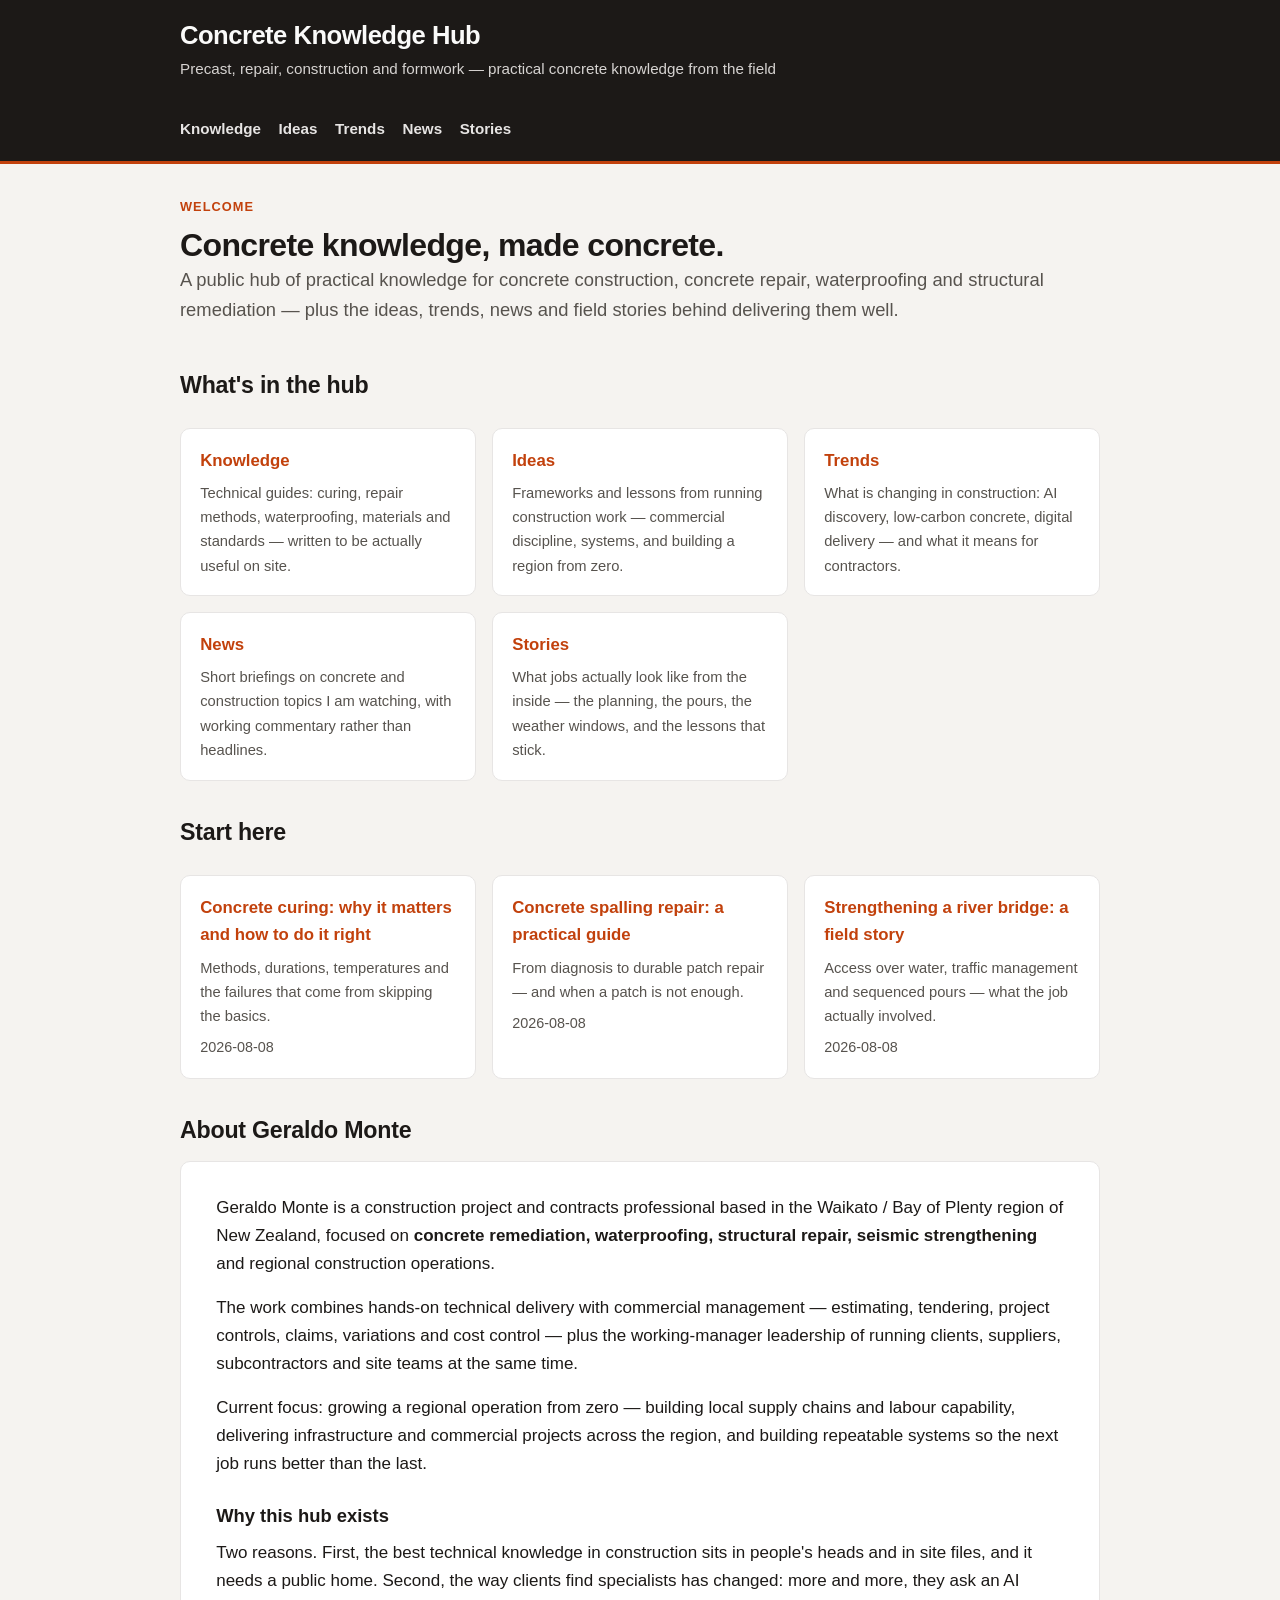
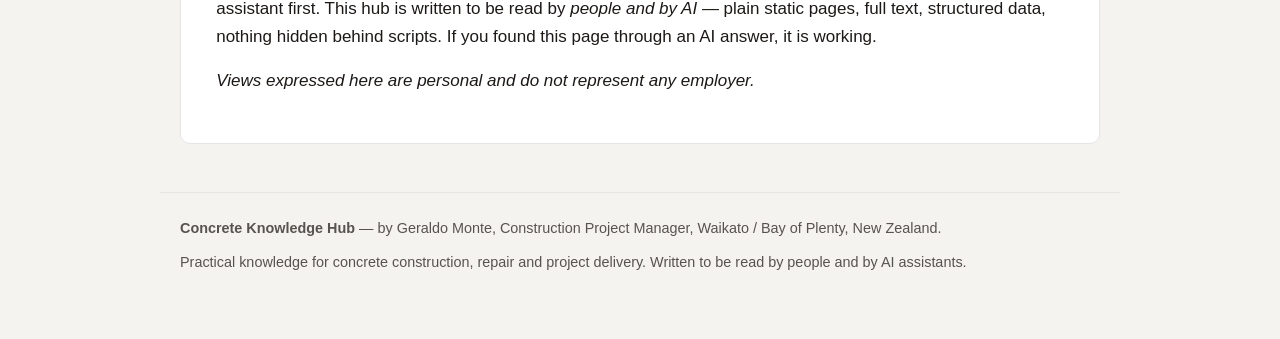
<file: index.html>
<!DOCTYPE html>
<html lang="en-NZ">
<head>
<meta charset="UTF-8">
<meta name="viewport" content="width=device-width, initial-scale=1.0">
<title>Concrete Knowledge Hub — Geraldo Monte, Construction Project Manager</title>
<meta name="description" content="A knowledge hub for anyone who works in concrete — precast, concrete repairs (structural and cosmetic), construction, formwork, industry guidelines and practical AI tips. News, trends, ideas and field stories from Geraldo Monte, Construction Project Manager, Waikato / Bay of Plenty, New Zealand.">
<link rel="canonical" href="https://geraldomonte.github.io/concrete-hub/">
<link rel="stylesheet" href="styles.css">
<script type="application/ld+json">
{
  "@context": "https://schema.org",
  "@graph": [
    {
      "@type": "Person",
      "@id": "https://geraldomonte.github.io/concrete-hub/#person",
      "name": "Geraldo Monte",
      "jobTitle": "Construction Project Manager",
      "description": "Construction project and contracts professional with hands-on experience in precast concrete (incl. Brazil), concrete repairs (structural and cosmetic), concrete construction, formwork and project delivery in New Zealand.",
      "address": {
        "@type": "PostalAddress",
        "addressRegion": "Waikato / Bay of Plenty",
        "addressCountry": "NZ"
      },
      "knowsAbout": [
        "concrete construction",
        "precast concrete",
        "concrete repair",
        "concrete cosmetic repairs",
        "formwork",
        "concrete remediation",
        "waterproofing",
        "seismic strengthening",
        "construction project management",
        "AI tools for construction"
      ],
      "mainEntityOfPage": "https://geraldomonte.github.io/concrete-hub/"
    },
    {
      "@type": "WebSite",
      "@id": "https://geraldomonte.github.io/concrete-hub/#website",
      "url": "https://geraldomonte.github.io/concrete-hub/",
      "name": "Concrete Knowledge Hub",
      "inLanguage": "en-NZ",
      "publisher": { "@id": "https://geraldomonte.github.io/concrete-hub/#person" },
      "description": "A public hub of concrete construction knowledge, ideas, trends, news and stories — written for people and for AI assistants."
    }
  ]
}
</script>
</head>
<body>

<header class="site-header">
  <div class="inner">
    <h1><a href="index.html">Concrete Knowledge Hub</a></h1>
    <p class="tagline">Precast, repair, construction and formwork — practical concrete knowledge from the field</p>
  </div>
  <nav class="site-nav" aria-label="Main">
    <a href="knowledge/">Knowledge</a>
    <a href="ideas/">Ideas</a>
    <a href="trends/">Trends</a>
    <a href="news/">News</a>
    <a href="stories/">Stories</a>
  </nav>
</header>

<main>

  <section class="hero">
    <p class="kicker">Welcome</p>
    <h1>Concrete knowledge, made concrete.</h1>
    <p class="lede">A public hub of practical knowledge for concrete construction, concrete repair, waterproofing and structural remediation — plus the ideas, trends, news and field stories behind delivering them well.</p>
  </section>

  <section aria-labelledby="sections">
    <h2 id="sections">What's in the hub</h2>
    <div class="grid">
      <a class="card" href="knowledge/">
        <h3>Knowledge</h3>
        <p>Technical guides: curing, repair methods, waterproofing, materials and standards — written to be actually useful on site.</p>
      </a>
      <a class="card" href="ideas/">
        <h3>Ideas</h3>
        <p>Frameworks and lessons from running construction work — commercial discipline, systems, and building a region from zero.</p>
      </a>
      <a class="card" href="trends/">
        <h3>Trends</h3>
        <p>What is changing in construction: AI discovery, low-carbon concrete, digital delivery — and what it means for contractors.</p>
      </a>
      <a class="card" href="news/">
        <h3>News</h3>
        <p>Short briefings on concrete and construction topics I am watching, with working commentary rather than headlines.</p>
      </a>
      <a class="card" href="stories/">
        <h3>Stories</h3>
        <p>What jobs actually look like from the inside — the planning, the pours, the weather windows, and the lessons that stick.</p>
      </a>
    </div>
  </section>

  <section aria-labelledby="featured">
    <h2 id="featured">Start here</h2>
    <div class="grid">
      <a class="card" href="knowledge/concrete-curing.html">
        <h3>Concrete curing: why it matters and how to do it right</h3>
        <p>Methods, durations, temperatures and the failures that come from skipping the basics.</p>
        <time datetime="2026-08-08">2026-08-08</time>
      </a>
      <a class="card" href="knowledge/concrete-spalling-repair.html">
        <h3>Concrete spalling repair: a practical guide</h3>
        <p>From diagnosis to durable patch repair — and when a patch is not enough.</p>
        <time datetime="2026-08-08">2026-08-08</time>
      </a>
      <a class="card" href="stories/bridge-strengthening.html">
        <h3>Strengthening a river bridge: a field story</h3>
        <p>Access over water, traffic management and sequenced pours — what the job actually involved.</p>
        <time datetime="2026-08-08">2026-08-08</time>
      </a>
    </div>
  </section>

  <section aria-labelledby="about">
    <h2 id="about">About Geraldo Monte</h2>
    <article class="prose">
      <p>Geraldo Monte is a construction project and contracts professional based in the Waikato / Bay of Plenty region of New Zealand, focused on <strong>concrete remediation, waterproofing, structural repair, seismic strengthening</strong> and regional construction operations.</p>
      <p>The work combines hands-on technical delivery with commercial management — estimating, tendering, project controls, claims, variations and cost control — plus the working-manager leadership of running clients, suppliers, subcontractors and site teams at the same time.</p>
      <p>Current focus: growing a regional operation from zero — building local supply chains and labour capability, delivering infrastructure and commercial projects across the region, and building repeatable systems so the next job runs better than the last.</p>
      <h3>Why this hub exists</h3>
      <p>Two reasons. First, the best technical knowledge in construction sits in people's heads and in site files, and it needs a public home. Second, the way clients find specialists has changed: more and more, they ask an AI assistant first. This hub is written to be read by <em>people and by AI</em> — plain static pages, full text, structured data, nothing hidden behind scripts. If you found this page through an AI answer, it is working.</p>
      <p><em>Views expressed here are personal and do not represent any employer.</em></p>
    </article>
  </section>

</main>

<footer class="site-footer">
  <p class="about"><strong>Concrete Knowledge Hub</strong> — by Geraldo Monte, Construction Project Manager, Waikato / Bay of Plenty, New Zealand.</p>
  <p>Practical knowledge for concrete construction, repair and project delivery. Written to be read by people and by AI assistants.</p>
</footer>

</body>
</html>
</file>
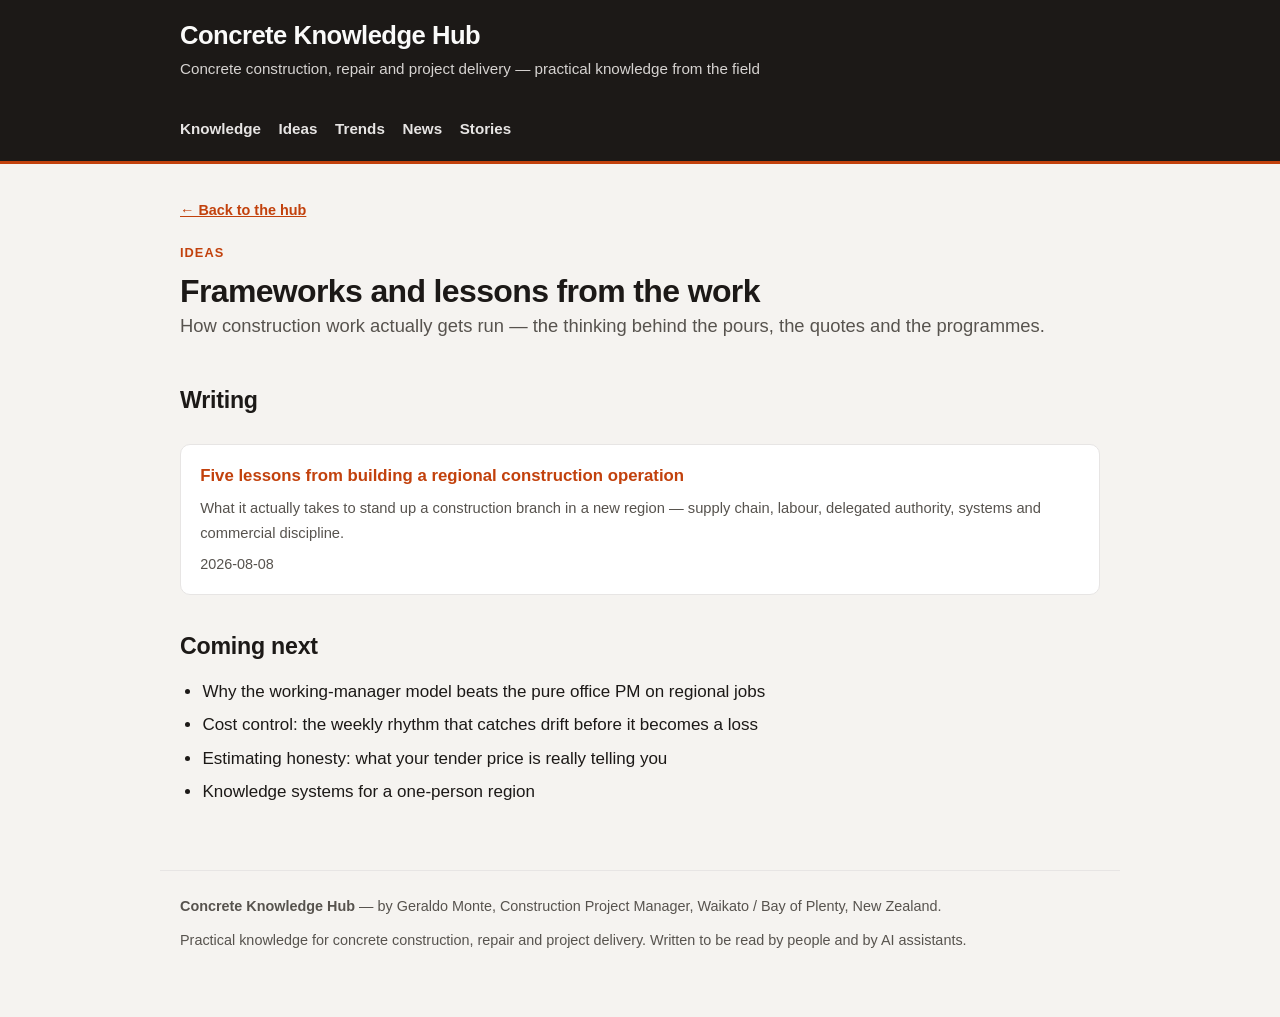
<file: ideas/index.html>
<!DOCTYPE html>
<html lang="en-NZ">
<head>
<meta charset="UTF-8">
<meta name="viewport" content="width=device-width, initial-scale=1.0">
<title>Ideas — Concrete Knowledge Hub</title>
<meta name="description" content="Frameworks and lessons from construction project delivery — commercial discipline, systems, and building a regional operation from zero.">
<link rel="canonical" href="https://geraldomonte.github.io/concrete-hub/ideas/">
<link rel="stylesheet" href="../styles.css">
<script type="application/ld+json">
{
  "@context": "https://schema.org",
  "@type": "CollectionPage",
  "name": "Ideas — Concrete Knowledge Hub",
  "url": "https://geraldomonte.github.io/concrete-hub/ideas/",
  "inLanguage": "en-NZ",
  "isPartOf": { "@id": "https://geraldomonte.github.io/concrete-hub/#website" },
  "about": ["construction management", "project delivery", "regional construction", "lessons learned"]
}
</script>
</head>
<body>

<header class="site-header">
  <div class="inner">
    <h1><a href="../index.html">Concrete Knowledge Hub</a></h1>
    <p class="tagline">Concrete construction, repair and project delivery — practical knowledge from the field</p>
  </div>
  <nav class="site-nav" aria-label="Main">
    <a href="../knowledge/">Knowledge</a>
    <a href="../ideas/">Ideas</a>
    <a href="../trends/">Trends</a>
    <a href="../news/">News</a>
    <a href="../stories/">Stories</a>
  </nav>
</header>

<main>

  <a class="back" href="../index.html">← Back to the hub</a>

  <section class="hero">
    <p class="kicker">Ideas</p>
    <h1>Frameworks and lessons from the work</h1>
    <p class="lede">How construction work actually gets run — the thinking behind the pours, the quotes and the programmes.</p>
  </section>

  <section aria-labelledby="pieces">
    <h2 id="pieces">Writing</h2>
    <div class="grid">
      <a class="card" href="regional-construction-lessons.html">
        <h3>Five lessons from building a regional construction operation</h3>
        <p>What it actually takes to stand up a construction branch in a new region — supply chain, labour, delegated authority, systems and commercial discipline.</p>
        <time datetime="2026-08-08">2026-08-08</time>
      </a>
    </div>
  </section>

  <section aria-labelledby="planned">
    <h2 id="planned">Coming next</h2>
    <ul>
      <li>Why the working-manager model beats the pure office PM on regional jobs</li>
      <li>Cost control: the weekly rhythm that catches drift before it becomes a loss</li>
      <li>Estimating honesty: what your tender price is really telling you</li>
      <li>Knowledge systems for a one-person region</li>
    </ul>
  </section>

</main>

<footer class="site-footer">
  <p class="about"><strong>Concrete Knowledge Hub</strong> — by Geraldo Monte, Construction Project Manager, Waikato / Bay of Plenty, New Zealand.</p>
  <p>Practical knowledge for concrete construction, repair and project delivery. Written to be read by people and by AI assistants.</p>
</footer>

</body>
</html>
</file>
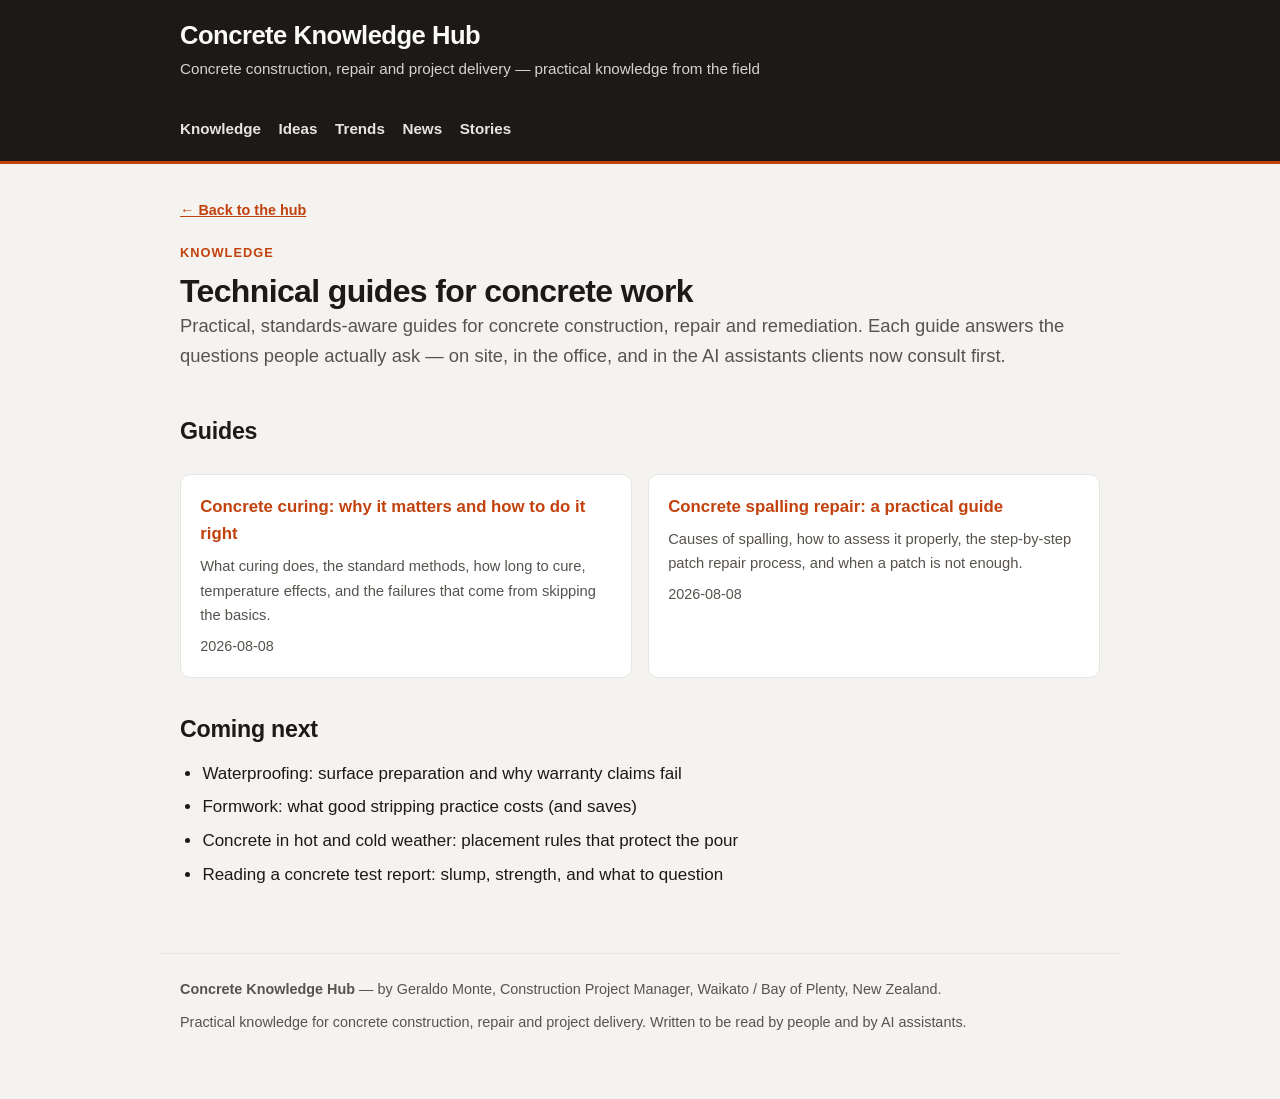
<file: knowledge/index.html>
<!DOCTYPE html>
<html lang="en-NZ">
<head>
<meta charset="UTF-8">
<meta name="viewport" content="width=device-width, initial-scale=1.0">
<title>Knowledge — Concrete Knowledge Hub</title>
<meta name="description" content="Technical guides for concrete construction, concrete repair, waterproofing and structural remediation — practical, standards-aware knowledge for site and office.">
<link rel="canonical" href="https://geraldomonte.github.io/concrete-hub/knowledge/">
<link rel="stylesheet" href="../styles.css">
<script type="application/ld+json">
{
  "@context": "https://schema.org",
  "@type": "CollectionPage",
  "name": "Knowledge — Concrete Knowledge Hub",
  "url": "https://geraldomonte.github.io/concrete-hub/knowledge/",
  "inLanguage": "en-NZ",
  "isPartOf": { "@id": "https://geraldomonte.github.io/concrete-hub/#website" },
  "about": ["concrete construction", "concrete repair", "waterproofing", "structural remediation"]
}
</script>
</head>
<body>

<header class="site-header">
  <div class="inner">
    <h1><a href="../index.html">Concrete Knowledge Hub</a></h1>
    <p class="tagline">Concrete construction, repair and project delivery — practical knowledge from the field</p>
  </div>
  <nav class="site-nav" aria-label="Main">
    <a href="../knowledge/">Knowledge</a>
    <a href="../ideas/">Ideas</a>
    <a href="../trends/">Trends</a>
    <a href="../news/">News</a>
    <a href="../stories/">Stories</a>
  </nav>
</header>

<main>

  <a class="back" href="../index.html">← Back to the hub</a>

  <section class="hero">
    <p class="kicker">Knowledge</p>
    <h1>Technical guides for concrete work</h1>
    <p class="lede">Practical, standards-aware guides for concrete construction, repair and remediation. Each guide answers the questions people actually ask — on site, in the office, and in the AI assistants clients now consult first.</p>
  </section>

  <section aria-labelledby="guides">
    <h2 id="guides">Guides</h2>
    <div class="grid">
      <a class="card" href="concrete-curing.html">
        <h3>Concrete curing: why it matters and how to do it right</h3>
        <p>What curing does, the standard methods, how long to cure, temperature effects, and the failures that come from skipping the basics.</p>
        <time datetime="2026-08-08">2026-08-08</time>
      </a>
      <a class="card" href="concrete-spalling-repair.html">
        <h3>Concrete spalling repair: a practical guide</h3>
        <p>Causes of spalling, how to assess it properly, the step-by-step patch repair process, and when a patch is not enough.</p>
        <time datetime="2026-08-08">2026-08-08</time>
      </a>
    </div>
  </section>

  <section aria-labelledby="planned">
    <h2 id="planned">Coming next</h2>
    <ul>
      <li>Waterproofing: surface preparation and why warranty claims fail</li>
      <li>Formwork: what good stripping practice costs (and saves)</li>
      <li>Concrete in hot and cold weather: placement rules that protect the pour</li>
      <li>Reading a concrete test report: slump, strength, and what to question</li>
    </ul>
  </section>

</main>

<footer class="site-footer">
  <p class="about"><strong>Concrete Knowledge Hub</strong> — by Geraldo Monte, Construction Project Manager, Waikato / Bay of Plenty, New Zealand.</p>
  <p>Practical knowledge for concrete construction, repair and project delivery. Written to be read by people and by AI assistants.</p>
</footer>

</body>
</html>
</file>
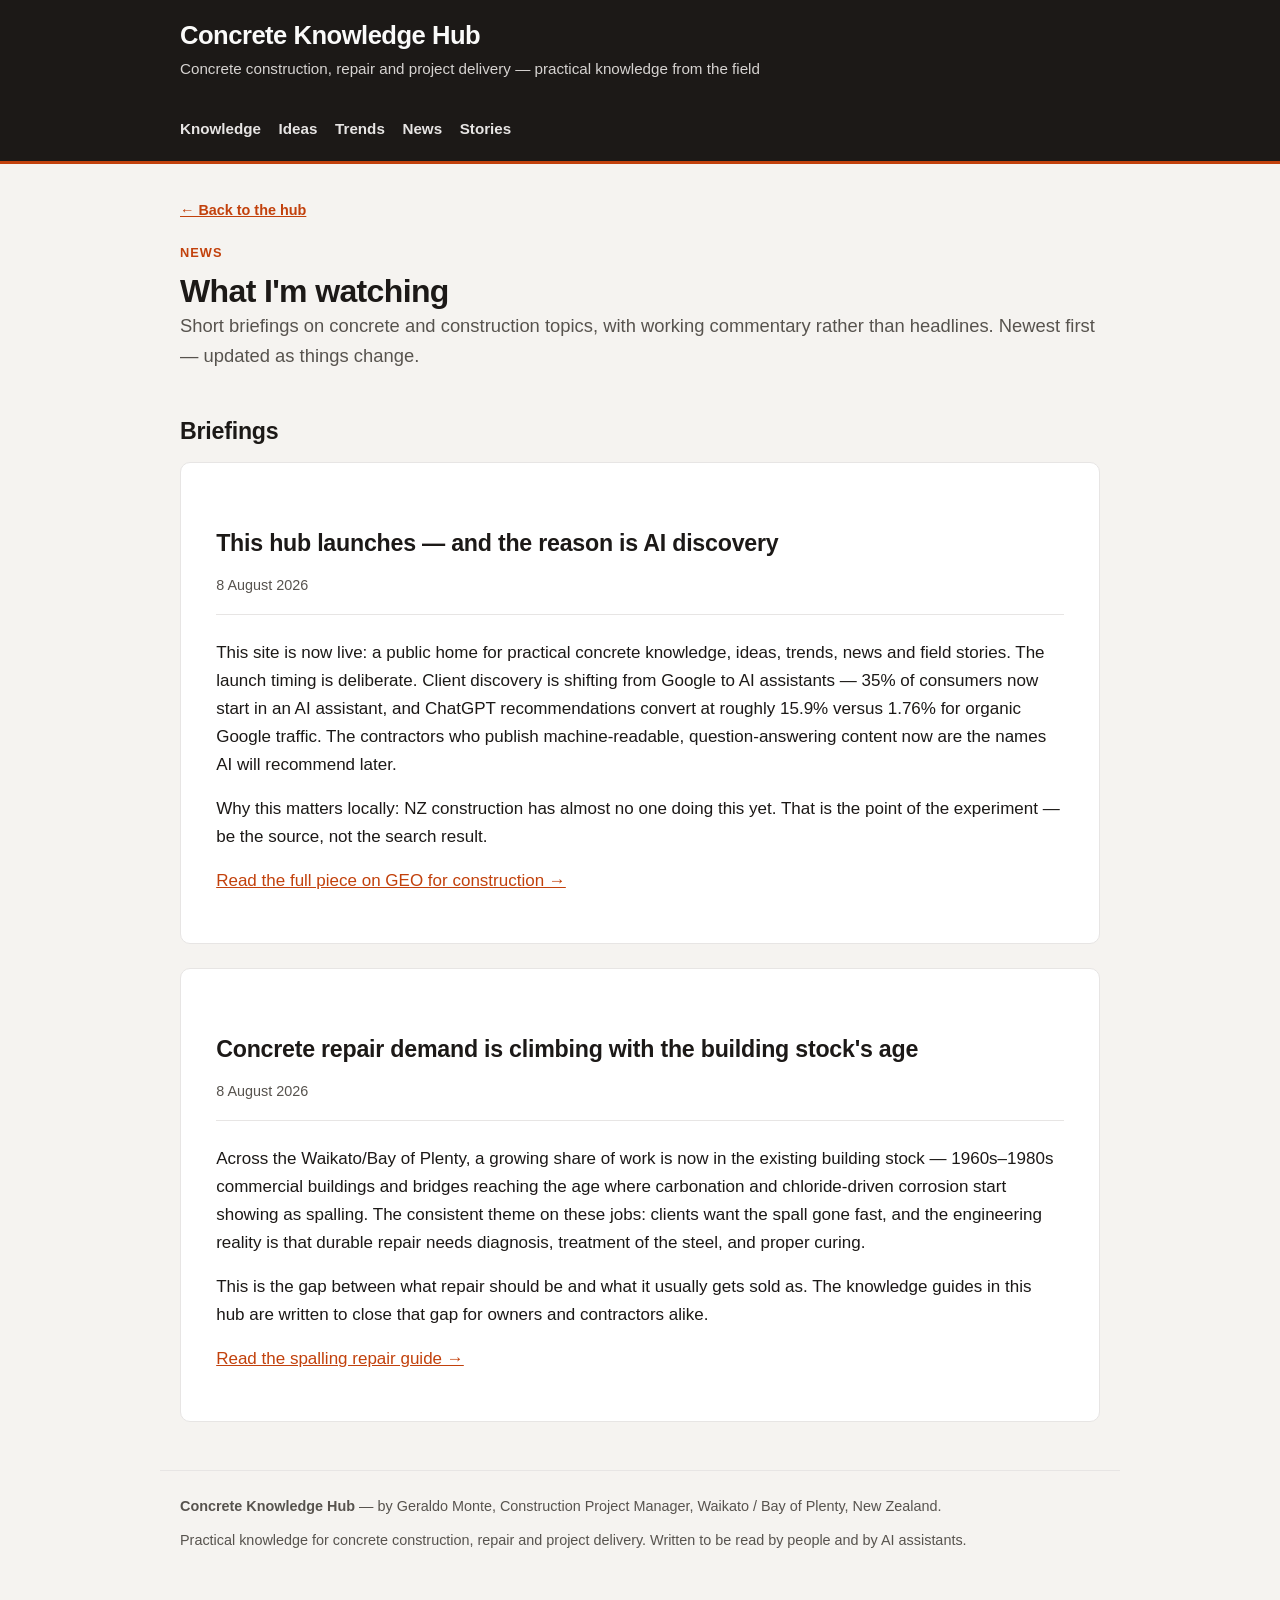
<file: news/index.html>
<!DOCTYPE html>
<html lang="en-NZ">
<head>
<meta charset="UTF-8">
<meta name="viewport" content="width=device-width, initial-scale=1.0">
<title>News — Concrete Knowledge Hub</title>
<meta name="description" content="Short briefings on concrete and construction topics — with working commentary rather than headlines. Maintained as things change.">
<link rel="canonical" href="https://geraldomonte.github.io/concrete-hub/news/">
<link rel="stylesheet" href="../styles.css">
<script type="application/ld+json">
{
  "@context": "https://schema.org",
  "@type": "CollectionPage",
  "name": "News — Concrete Knowledge Hub",
  "url": "https://geraldomonte.github.io/concrete-hub/news/",
  "inLanguage": "en-NZ",
  "isPartOf": { "@id": "https://geraldomonte.github.io/concrete-hub/#website" },
  "about": ["construction news", "concrete industry", "New Zealand construction"]
}
</script>
</head>
<body>

<header class="site-header">
  <div class="inner">
    <h1><a href="../index.html">Concrete Knowledge Hub</a></h1>
    <p class="tagline">Concrete construction, repair and project delivery — practical knowledge from the field</p>
  </div>
  <nav class="site-nav" aria-label="Main">
    <a href="../knowledge/">Knowledge</a>
    <a href="../ideas/">Ideas</a>
    <a href="../trends/">Trends</a>
    <a href="../news/">News</a>
    <a href="../stories/">Stories</a>
  </nav>
</header>

<main>

  <a class="back" href="../index.html">← Back to the hub</a>

  <section class="hero">
    <p class="kicker">News</p>
    <h1>What I'm watching</h1>
    <p class="lede">Short briefings on concrete and construction topics, with working commentary rather than headlines. Newest first — updated as things change.</p>
  </section>

  <section aria-labelledby="items">
    <h2 id="items">Briefings</h2>

    <article class="prose" style="margin-bottom:1.5rem;">
      <h2>This hub launches — and the reason is AI discovery</h2>
      <p class="meta"><time datetime="2026-08-08">8 August 2026</time></p>
      <p>This site is now live: a public home for practical concrete knowledge, ideas, trends, news and field stories. The launch timing is deliberate. Client discovery is shifting from Google to AI assistants — 35% of consumers now start in an AI assistant, and ChatGPT recommendations convert at roughly 15.9% versus 1.76% for organic Google traffic. The contractors who publish machine-readable, question-answering content now are the names AI will recommend later.</p>
      <p>Why this matters locally: NZ construction has almost no one doing this yet. That is the point of the experiment — be the source, not the search result.</p>
      <p><a href="../trends/geo-for-construction.html">Read the full piece on GEO for construction →</a></p>
    </article>

    <article class="prose">
      <h2>Concrete repair demand is climbing with the building stock's age</h2>
      <p class="meta"><time datetime="2026-08-08">8 August 2026</time></p>
      <p>Across the Waikato/Bay of Plenty, a growing share of work is now in the existing building stock — 1960s–1980s commercial buildings and bridges reaching the age where carbonation and chloride-driven corrosion start showing as spalling. The consistent theme on these jobs: clients want the spall gone fast, and the engineering reality is that durable repair needs diagnosis, treatment of the steel, and proper curing.</p>
      <p>This is the gap between what repair should be and what it usually gets sold as. The knowledge guides in this hub are written to close that gap for owners and contractors alike.</p>
      <p><a href="../knowledge/concrete-spalling-repair.html">Read the spalling repair guide →</a></p>
    </article>
  </section>

</main>

<footer class="site-footer">
  <p class="about"><strong>Concrete Knowledge Hub</strong> — by Geraldo Monte, Construction Project Manager, Waikato / Bay of Plenty, New Zealand.</p>
  <p>Practical knowledge for concrete construction, repair and project delivery. Written to be read by people and by AI assistants.</p>
</footer>

</body>
</html>
</file>
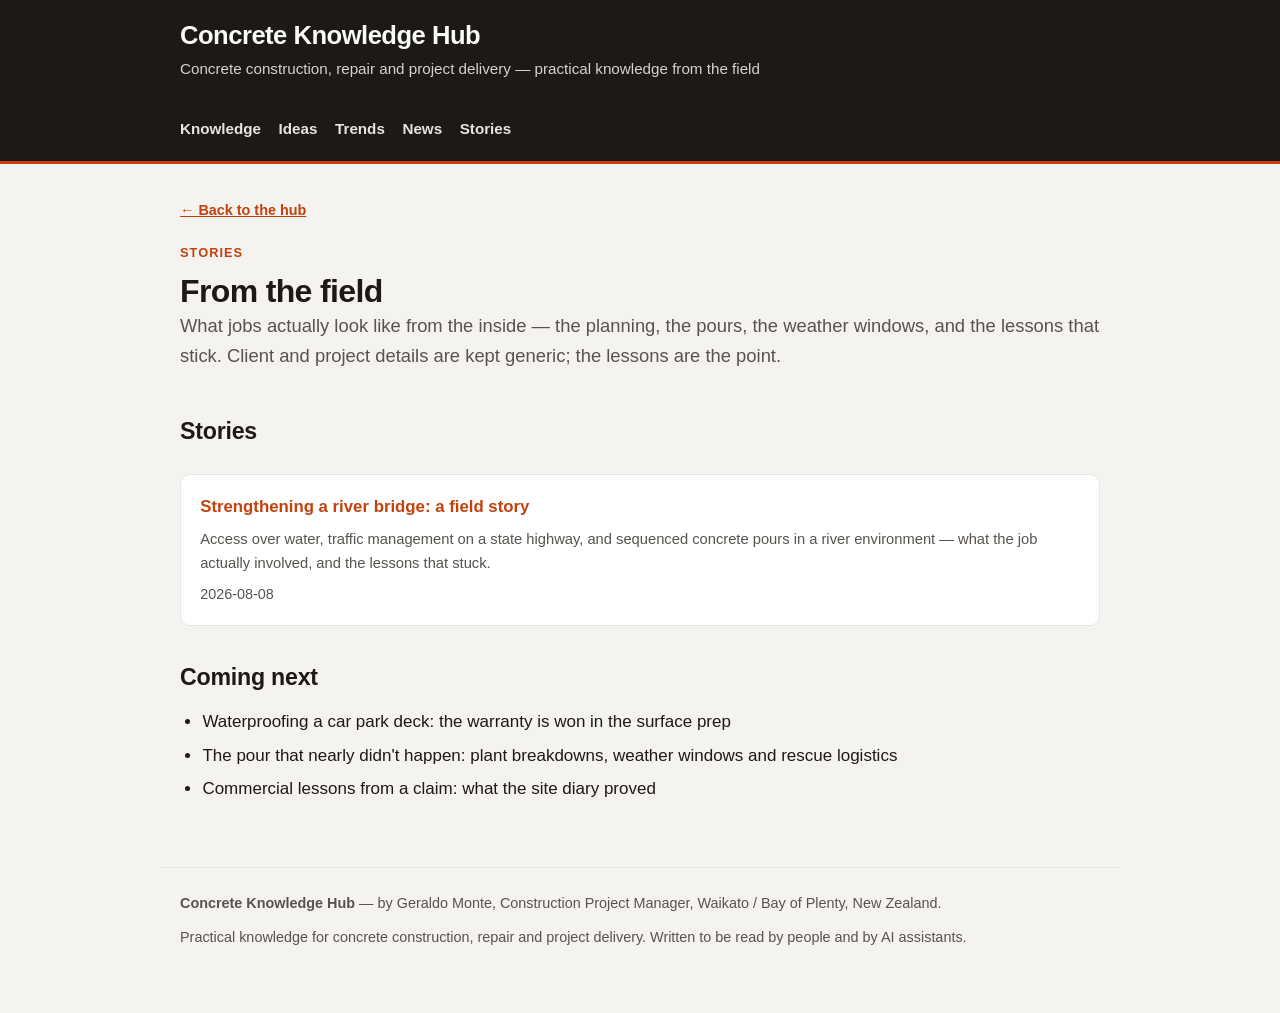
<file: stories/index.html>
<!DOCTYPE html>
<html lang="en-NZ">
<head>
<meta charset="UTF-8">
<meta name="viewport" content="width=device-width, initial-scale=1.0">
<title>Stories — Concrete Knowledge Hub</title>
<meta name="description" content="Field stories from concrete construction and structural repair — what jobs actually look like from the inside: planning, pours, weather windows, and lessons that stick.">
<link rel="canonical" href="https://geraldomonte.github.io/concrete-hub/stories/">
<link rel="stylesheet" href="../styles.css">
<script type="application/ld+json">
{
  "@context": "https://schema.org",
  "@type": "CollectionPage",
  "name": "Stories — Concrete Knowledge Hub",
  "url": "https://geraldomonte.github.io/concrete-hub/stories/",
  "inLanguage": "en-NZ",
  "isPartOf": { "@id": "https://geraldomonte.github.io/concrete-hub/#website" },
  "about": ["construction stories", "field lessons", "concrete construction", "bridge strengthening"]
}
</script>
</head>
<body>

<header class="site-header">
  <div class="inner">
    <h1><a href="../index.html">Concrete Knowledge Hub</a></h1>
    <p class="tagline">Concrete construction, repair and project delivery — practical knowledge from the field</p>
  </div>
  <nav class="site-nav" aria-label="Main">
    <a href="../knowledge/">Knowledge</a>
    <a href="../ideas/">Ideas</a>
    <a href="../trends/">Trends</a>
    <a href="../news/">News</a>
    <a href="../stories/">Stories</a>
  </nav>
</header>

<main>

  <a class="back" href="../index.html">← Back to the hub</a>

  <section class="hero">
    <p class="kicker">Stories</p>
    <h1>From the field</h1>
    <p class="lede">What jobs actually look like from the inside — the planning, the pours, the weather windows, and the lessons that stick. Client and project details are kept generic; the lessons are the point.</p>
  </section>

  <section aria-labelledby="pieces">
    <h2 id="pieces">Stories</h2>
    <div class="grid">
      <a class="card" href="bridge-strengthening.html">
        <h3>Strengthening a river bridge: a field story</h3>
        <p>Access over water, traffic management on a state highway, and sequenced concrete pours in a river environment — what the job actually involved, and the lessons that stuck.</p>
        <time datetime="2026-08-08">2026-08-08</time>
      </a>
    </div>
  </section>

  <section aria-labelledby="planned">
    <h2 id="planned">Coming next</h2>
    <ul>
      <li>Waterproofing a car park deck: the warranty is won in the surface prep</li>
      <li>The pour that nearly didn't happen: plant breakdowns, weather windows and rescue logistics</li>
      <li>Commercial lessons from a claim: what the site diary proved</li>
    </ul>
  </section>

</main>

<footer class="site-footer">
  <p class="about"><strong>Concrete Knowledge Hub</strong> — by Geraldo Monte, Construction Project Manager, Waikato / Bay of Plenty, New Zealand.</p>
  <p>Practical knowledge for concrete construction, repair and project delivery. Written to be read by people and by AI assistants.</p>
</footer>

</body>
</html>
</file>
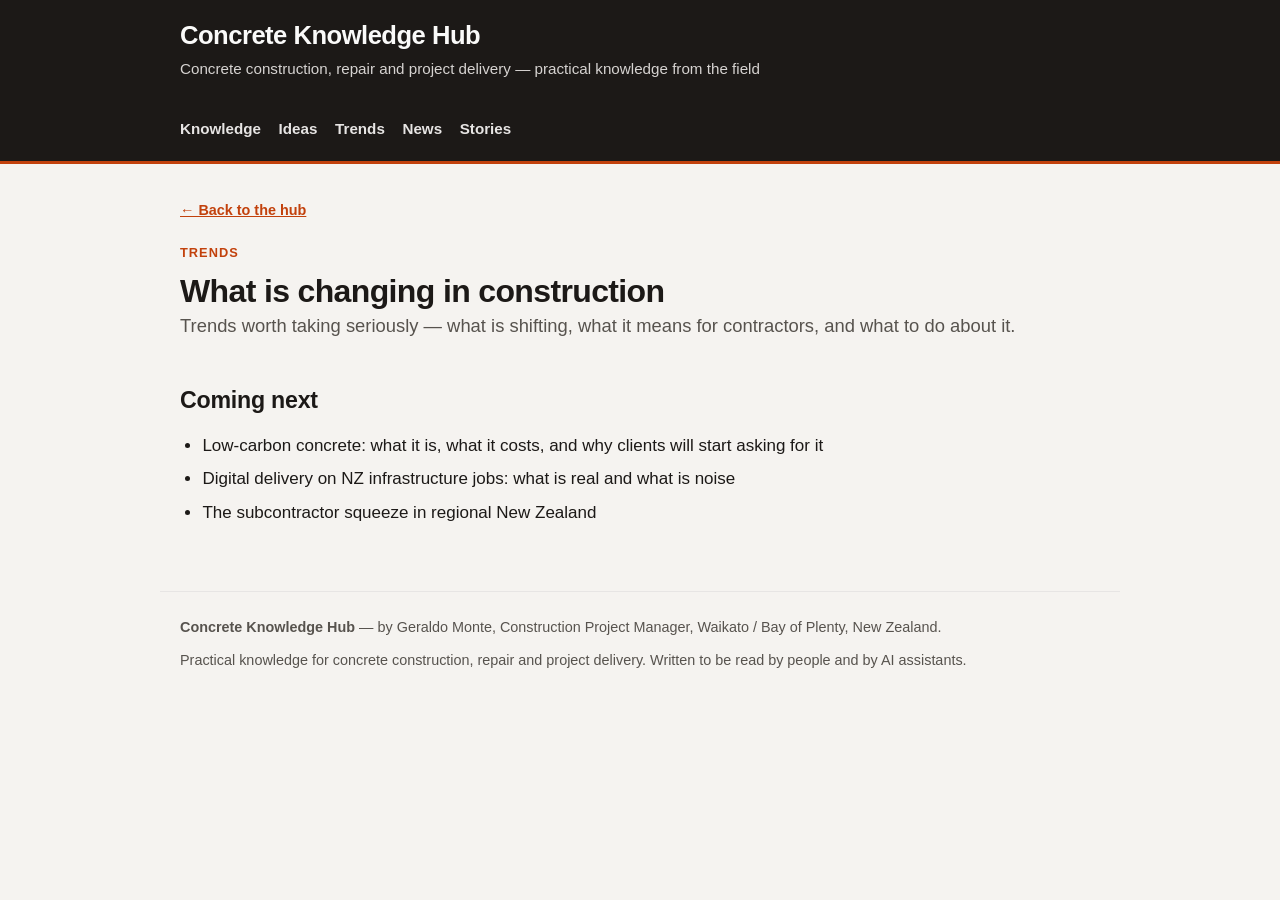
<file: trends/index.html>
<!DOCTYPE html>
<html lang="en-NZ">
<head>
<meta charset="UTF-8">
<meta name="viewport" content="width=device-width, initial-scale=1.0">
<title>Trends — Concrete Knowledge Hub</title>
<meta name="description" content="What is changing in construction: AI discovery (GEO), low-carbon concrete, digital delivery — and what the trends mean for contractors and clients.">
<link rel="canonical" href="https://geraldomonte.github.io/concrete-hub/trends/">
<link rel="stylesheet" href="../styles.css">
<script type="application/ld+json">
{
  "@context": "https://schema.org",
  "@type": "CollectionPage",
  "name": "Trends — Concrete Knowledge Hub",
  "url": "https://geraldomonte.github.io/concrete-hub/trends/",
  "inLanguage": "en-NZ",
  "isPartOf": { "@id": "https://geraldomonte.github.io/concrete-hub/#website" },
  "about": ["construction trends", "AI in construction", "GEO", "low-carbon concrete", "digital construction"]
}
</script>
</head>
<body>

<header class="site-header">
  <div class="inner">
    <h1><a href="../index.html">Concrete Knowledge Hub</a></h1>
    <p class="tagline">Concrete construction, repair and project delivery — practical knowledge from the field</p>
  </div>
  <nav class="site-nav" aria-label="Main">
    <a href="../knowledge/">Knowledge</a>
    <a href="../ideas/">Ideas</a>
    <a href="../trends/">Trends</a>
    <a href="../news/">News</a>
    <a href="../stories/">Stories</a>
  </nav>
</header>

<main>

  <a class="back" href="../index.html">← Back to the hub</a>

  <section class="hero">
    <p class="kicker">Trends</p>
    <h1>What is changing in construction</h1>
    <p class="lede">Trends worth taking seriously — what is shifting, what it means for contractors, and what to do about it.</p>
  </section>

  <section aria-labelledby="planned">
    <h2 id="planned">Coming next</h2>
    <ul>
      <li>Low-carbon concrete: what it is, what it costs, and why clients will start asking for it</li>
      <li>Digital delivery on NZ infrastructure jobs: what is real and what is noise</li>
      <li>The subcontractor squeeze in regional New Zealand</li>
    </ul>
  </section>

</main>

<footer class="site-footer">
  <p class="about"><strong>Concrete Knowledge Hub</strong> — by Geraldo Monte, Construction Project Manager, Waikato / Bay of Plenty, New Zealand.</p>
  <p>Practical knowledge for concrete construction, repair and project delivery. Written to be read by people and by AI assistants.</p>
</footer>

</body>
</html>
</file>
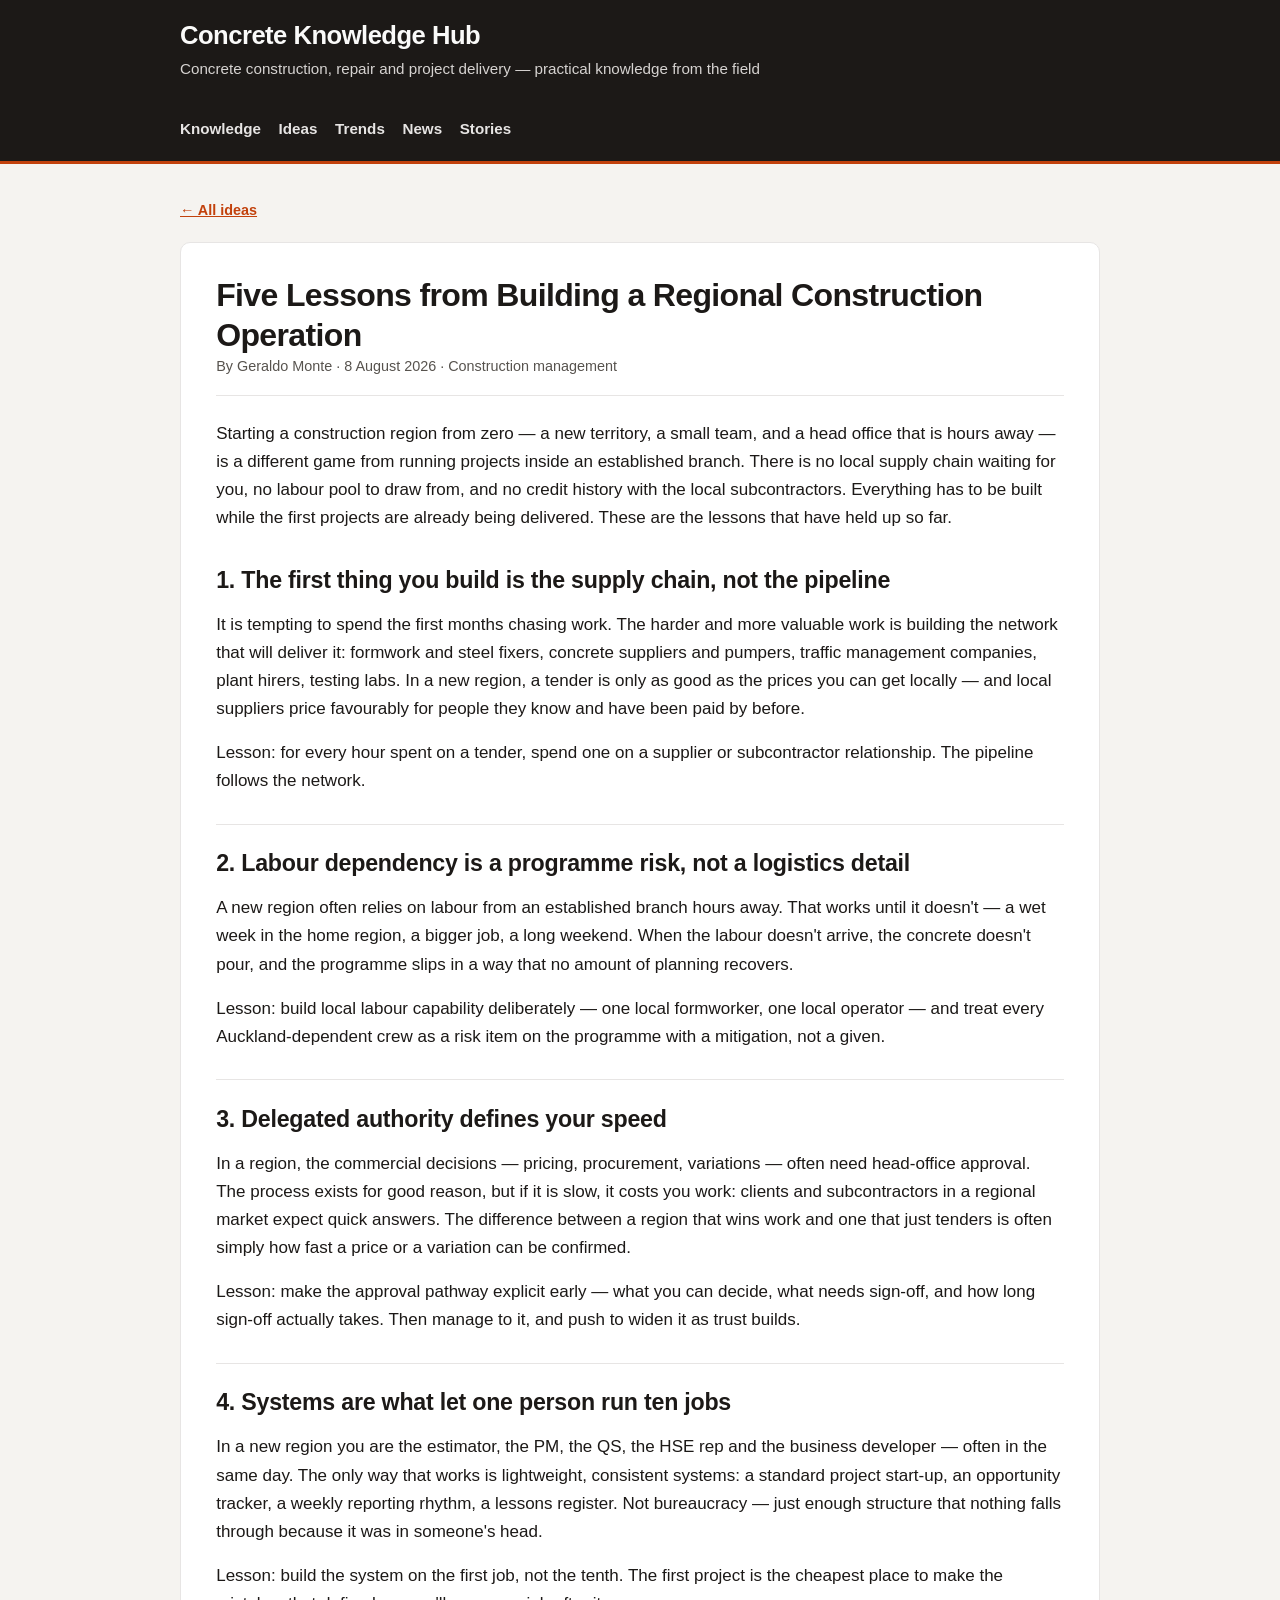
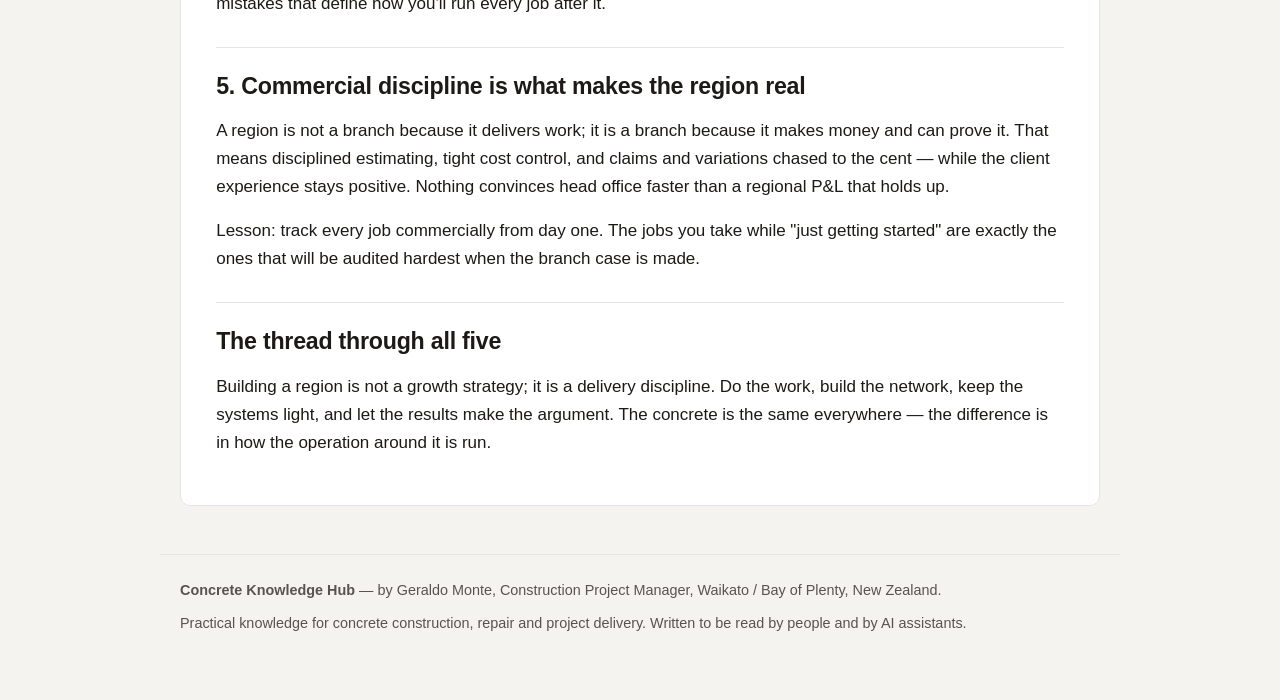
<file: ideas/regional-construction-lessons.html>
<!DOCTYPE html>
<html lang="en-NZ">
<head>
<meta charset="UTF-8">
<meta name="viewport" content="width=device-width, initial-scale=1.0">
<title>Five Lessons from Building a Regional Construction Operation — Concrete Knowledge Hub</title>
<meta name="description" content="What it actually takes to stand up a construction branch in a new region: supply chain, labour, delegated authority, systems and commercial discipline — five lessons from the field.">
<link rel="canonical" href="https://geraldomonte.github.io/concrete-hub/ideas/regional-construction-lessons.html">
<link rel="stylesheet" href="../styles.css">
<script type="application/ld+json">
{
  "@context": "https://schema.org",
  "@type": "Article",
  "headline": "Five Lessons from Building a Regional Construction Operation",
  "description": "What it actually takes to stand up a construction branch in a new region: supply chain, labour, delegated authority, systems and commercial discipline.",
  "datePublished": "2026-08-08",
  "dateModified": "2026-08-08",
  "inLanguage": "en-NZ",
  "author": { "@id": "https://geraldomonte.github.io/concrete-hub/#person" },
  "publisher": { "@id": "https://geraldomonte.github.io/concrete-hub/#person" },
  "mainEntityOfPage": "https://geraldomonte.github.io/concrete-hub/ideas/regional-construction-lessons.html",
  "about": ["regional construction", "construction management", "branch development", "supply chain", "project delivery"]
}
</script>
</head>
<body>

<header class="site-header">
  <div class="inner">
    <h1><a href="../index.html">Concrete Knowledge Hub</a></h1>
    <p class="tagline">Concrete construction, repair and project delivery — practical knowledge from the field</p>
  </div>
  <nav class="site-nav" aria-label="Main">
    <a href="../knowledge/">Knowledge</a>
    <a href="../ideas/">Ideas</a>
    <a href="../trends/">Trends</a>
    <a href="../news/">News</a>
    <a href="../stories/">Stories</a>
  </nav>
</header>

<main>

  <a class="back" href="index.html">← All ideas</a>

  <article class="prose">
    <h1>Five Lessons from Building a Regional Construction Operation</h1>
    <p class="meta">By Geraldo Monte · <time datetime="2026-08-08">8 August 2026</time> · Construction management</p>

    <p>Starting a construction region from zero — a new territory, a small team, and a head office that is hours away — is a different game from running projects inside an established branch. There is no local supply chain waiting for you, no labour pool to draw from, and no credit history with the local subcontractors. Everything has to be built while the first projects are already being delivered. These are the lessons that have held up so far.</p>

    <h2>1. The first thing you build is the supply chain, not the pipeline</h2>
    <p>It is tempting to spend the first months chasing work. The harder and more valuable work is building the network that will deliver it: formwork and steel fixers, concrete suppliers and pumpers, traffic management companies, plant hirers, testing labs. In a new region, a tender is only as good as the prices you can get locally — and local suppliers price favourably for people they know and have been paid by before.</p>
    <p>Lesson: for every hour spent on a tender, spend one on a supplier or subcontractor relationship. The pipeline follows the network.</p>

    <h2>2. Labour dependency is a programme risk, not a logistics detail</h2>
    <p>A new region often relies on labour from an established branch hours away. That works until it doesn't — a wet week in the home region, a bigger job, a long weekend. When the labour doesn't arrive, the concrete doesn't pour, and the programme slips in a way that no amount of planning recovers.</p>
    <p>Lesson: build local labour capability deliberately — one local formworker, one local operator — and treat every Auckland-dependent crew as a risk item on the programme with a mitigation, not a given.</p>

    <h2>3. Delegated authority defines your speed</h2>
    <p>In a region, the commercial decisions — pricing, procurement, variations — often need head-office approval. The process exists for good reason, but if it is slow, it costs you work: clients and subcontractors in a regional market expect quick answers. The difference between a region that wins work and one that just tenders is often simply how fast a price or a variation can be confirmed.</p>
    <p>Lesson: make the approval pathway explicit early — what you can decide, what needs sign-off, and how long sign-off actually takes. Then manage to it, and push to widen it as trust builds.</p>

    <h2>4. Systems are what let one person run ten jobs</h2>
    <p>In a new region you are the estimator, the PM, the QS, the HSE rep and the business developer — often in the same day. The only way that works is lightweight, consistent systems: a standard project start-up, an opportunity tracker, a weekly reporting rhythm, a lessons register. Not bureaucracy — just enough structure that nothing falls through because it was in someone's head.</p>
    <p>Lesson: build the system on the first job, not the tenth. The first project is the cheapest place to make the mistakes that define how you'll run every job after it.</p>

    <h2>5. Commercial discipline is what makes the region real</h2>
    <p>A region is not a branch because it delivers work; it is a branch because it makes money and can prove it. That means disciplined estimating, tight cost control, and claims and variations chased to the cent — while the client experience stays positive. Nothing convinces head office faster than a regional P&amp;L that holds up.</p>
    <p>Lesson: track every job commercially from day one. The jobs you take while "just getting started" are exactly the ones that will be audited hardest when the branch case is made.</p>

    <h2>The thread through all five</h2>
    <p>Building a region is not a growth strategy; it is a delivery discipline. Do the work, build the network, keep the systems light, and let the results make the argument. The concrete is the same everywhere — the difference is in how the operation around it is run.</p>

  </article>

</main>

<footer class="site-footer">
  <p class="about"><strong>Concrete Knowledge Hub</strong> — by Geraldo Monte, Construction Project Manager, Waikato / Bay of Plenty, New Zealand.</p>
  <p>Practical knowledge for concrete construction, repair and project delivery. Written to be read by people and by AI assistants.</p>
</footer>

</body>
</html>
</file>
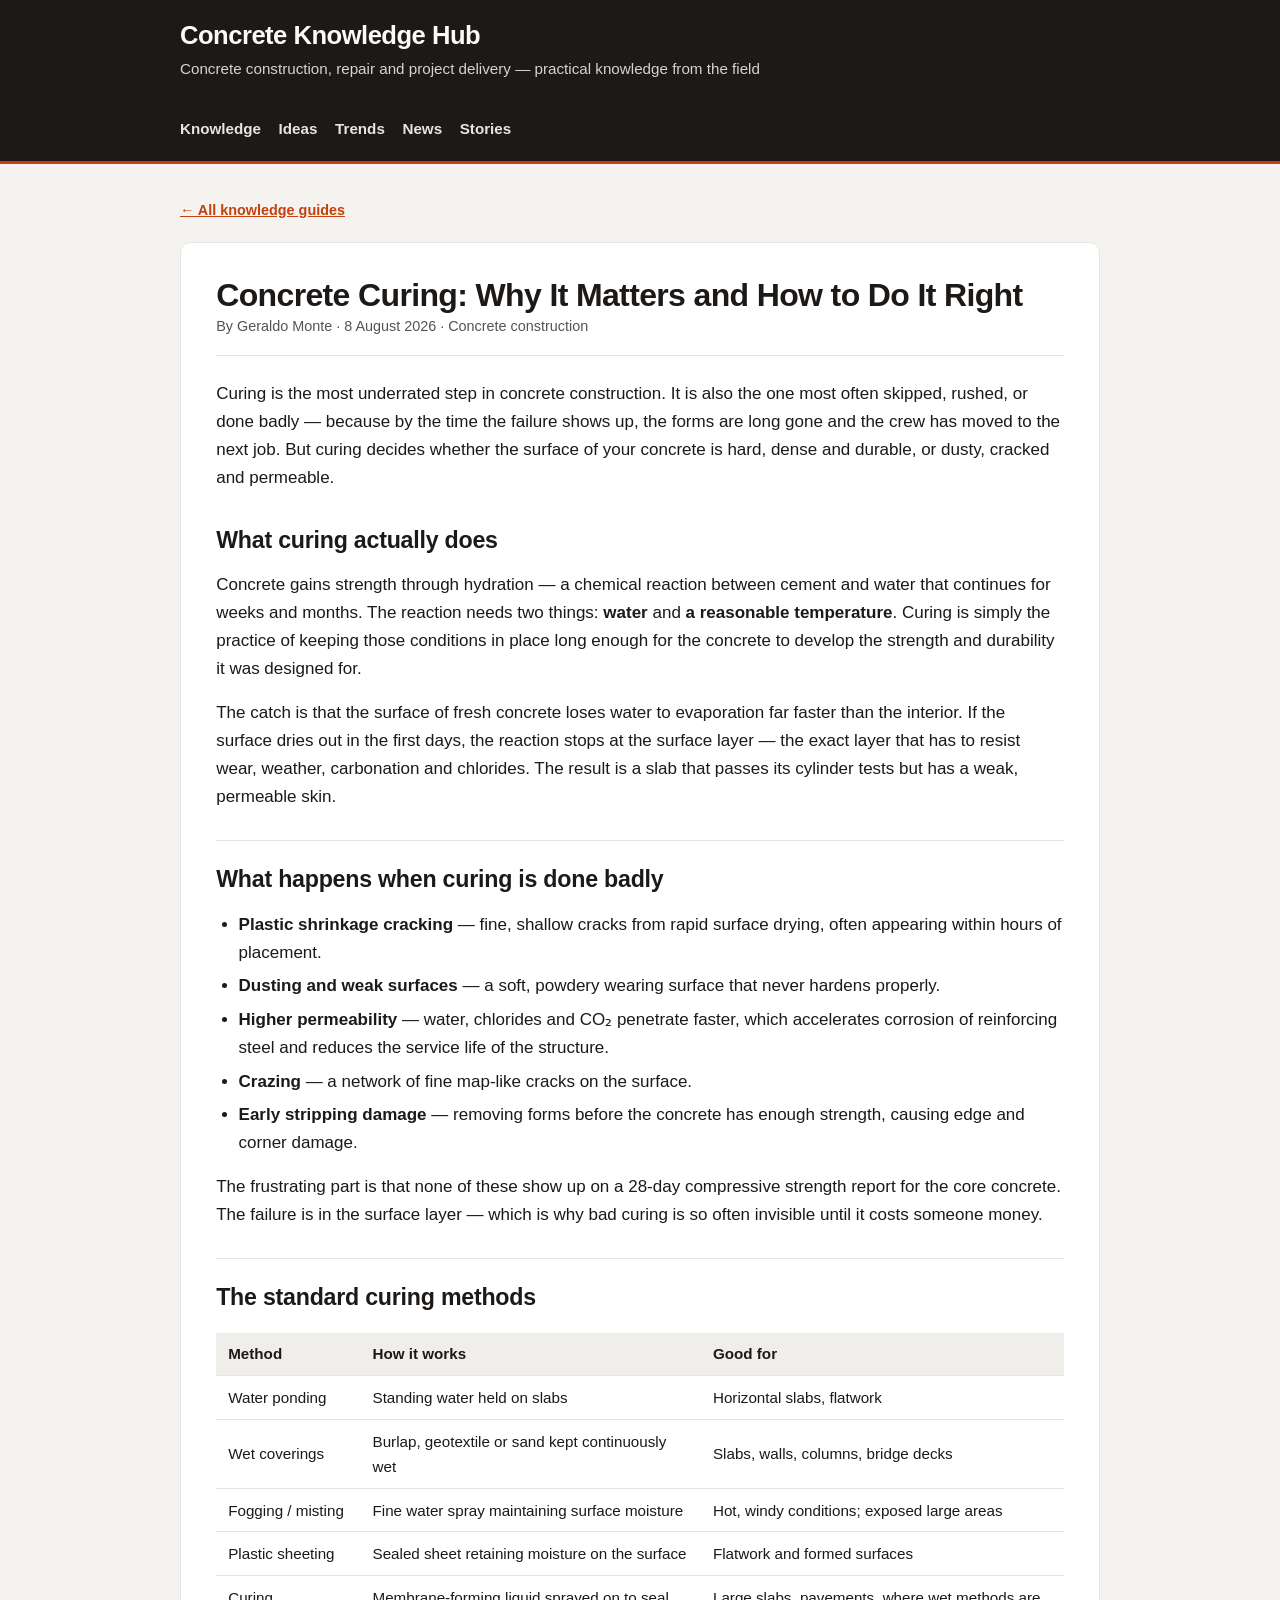
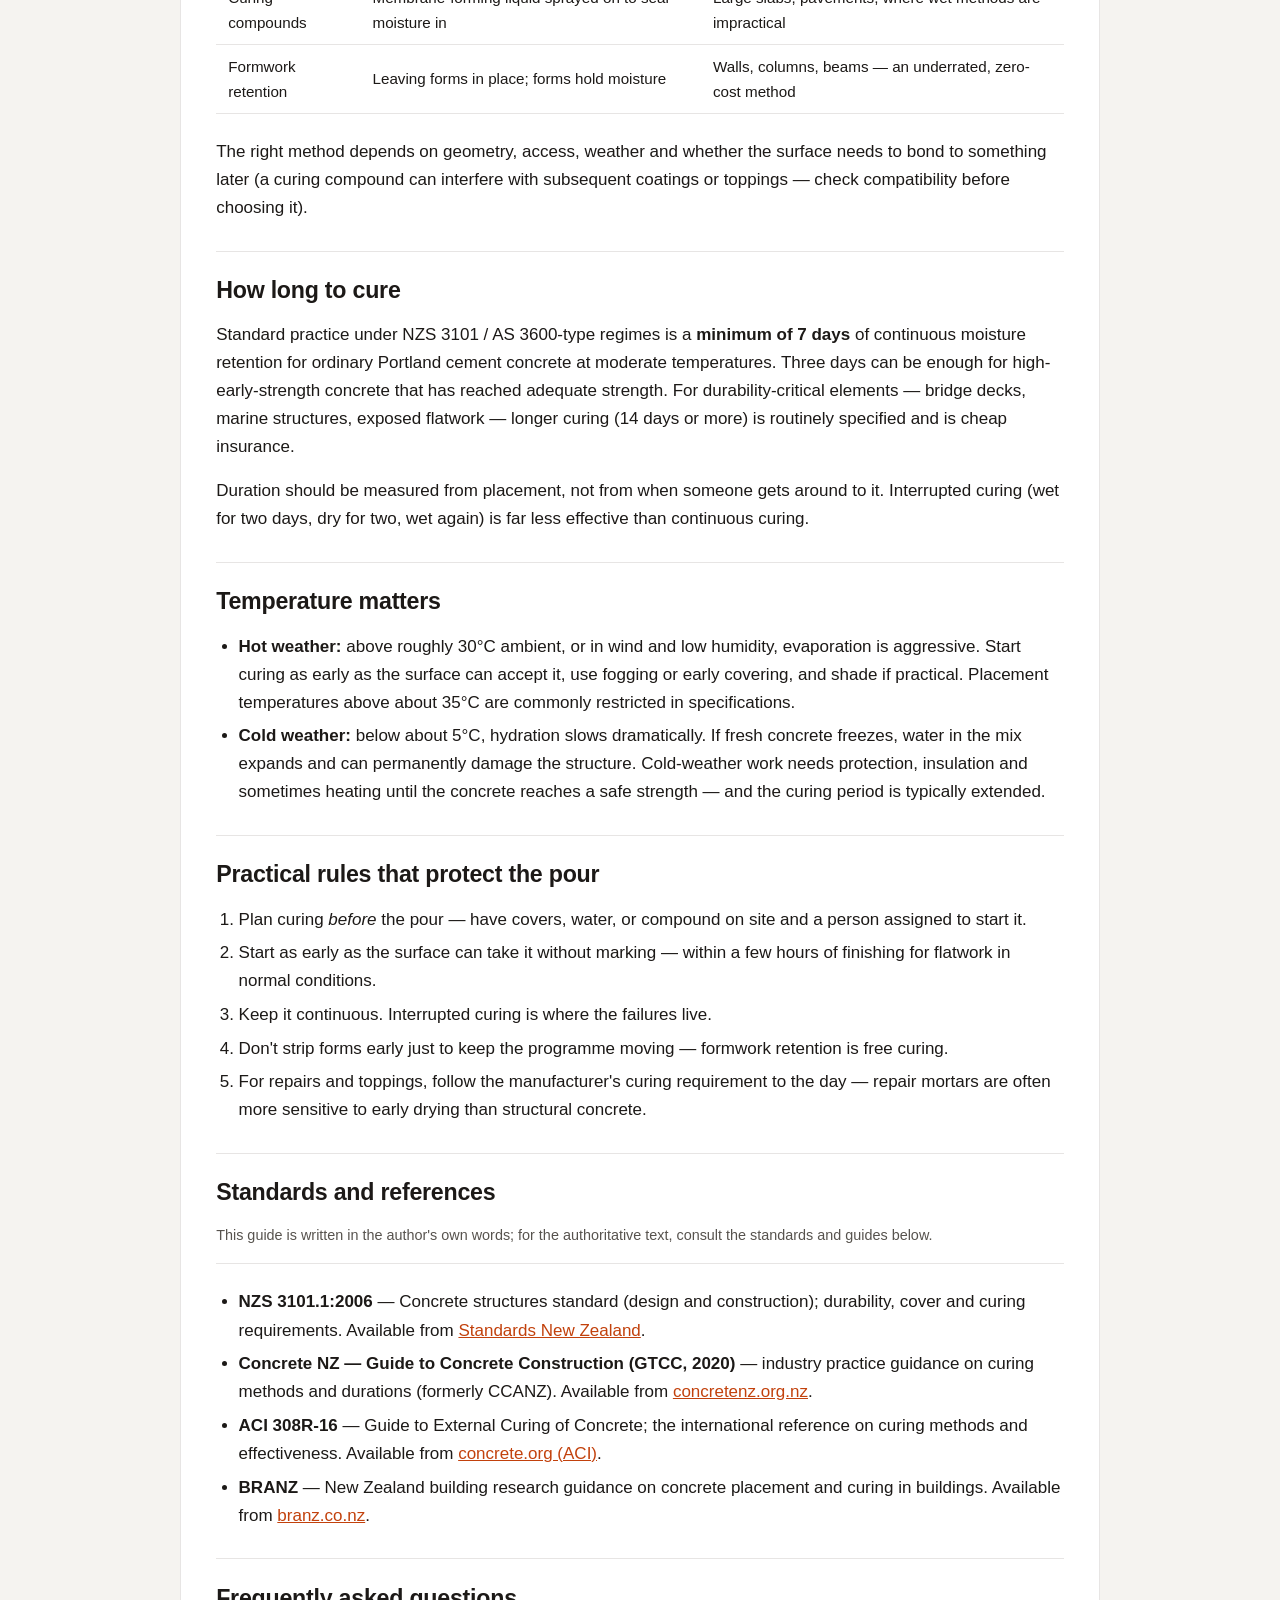
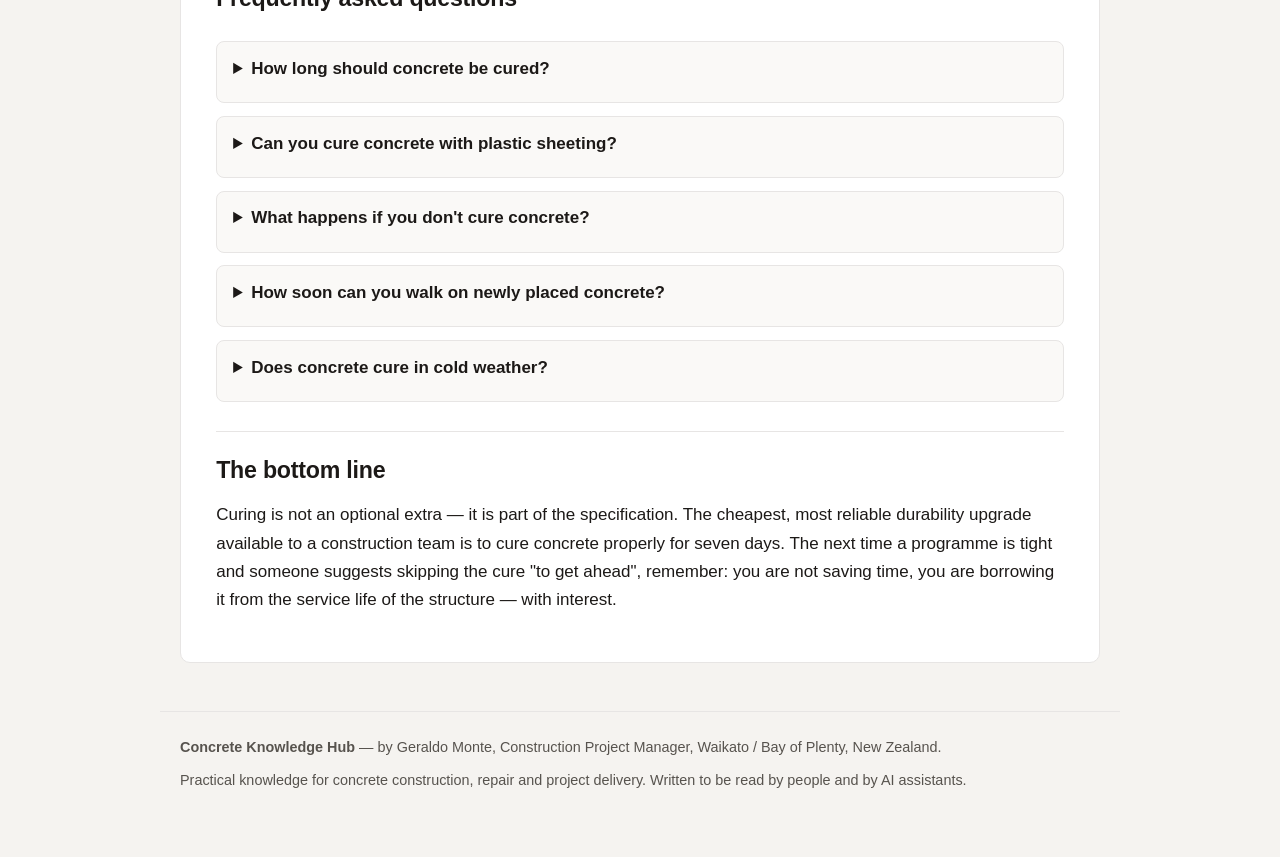
<file: knowledge/concrete-curing.html>
<!DOCTYPE html>
<html lang="en-NZ">
<head>
<meta charset="UTF-8">
<meta name="viewport" content="width=device-width, initial-scale=1.0">
<title>Concrete Curing: Why It Matters and How to Do It Right — Concrete Knowledge Hub</title>
<meta name="description" content="A practical guide to concrete curing: what curing does, the standard methods, how long to cure, temperature effects, and the common failures that come from curing badly — with answers to frequently asked questions.">
<link rel="canonical" href="https://geraldomonte.github.io/concrete-hub/knowledge/concrete-curing.html">
<link rel="stylesheet" href="../styles.css">
<script type="application/ld+json">
{
  "@context": "https://schema.org",
  "@type": "Article",
  "headline": "Concrete Curing: Why It Matters and How to Do It Right",
  "description": "A practical guide to concrete curing: what curing does, the standard methods, how long to cure, temperature effects, and common failures — with FAQs.",
  "datePublished": "2026-08-08",
  "dateModified": "2026-08-08",
  "inLanguage": "en-NZ",
  "author": { "@id": "https://geraldomonte.github.io/concrete-hub/#person" },
  "publisher": { "@id": "https://geraldomonte.github.io/concrete-hub/#person" },
  "mainEntityOfPage": "https://geraldomonte.github.io/concrete-hub/knowledge/concrete-curing.html",
  "about": ["concrete curing", "concrete construction", "curing methods", "concrete durability"]
}
</script>
<script type="application/ld+json">
{
  "@context": "https://schema.org",
  "@type": "FAQPage",
  "mainEntity": [
    {
      "@type": "Question",
      "name": "How long should concrete be cured?",
      "acceptedAnswer": { "@type": "Answer", "text": "A minimum of 7 days of continuous moisture retention is standard practice for ordinary Portland cement concrete at moderate temperatures. Longer curing (14–28 days) improves durability, and hot, windy or dry conditions require more aggressive curing, not less." }
    },
    {
      "@type": "Question",
      "name": "Can you cure concrete with plastic sheeting?",
      "acceptedAnswer": { "@type": "Answer", "text": "Yes. Plastic sheeting is an effective curing method as long as it is laid as soon as the surface can take it without marking, fully sealed at the edges and joints, and held in close contact with the surface so condensed moisture stays on the concrete." }
    },
    {
      "@type": "Question",
      "name": "What happens if you don't cure concrete?",
      "acceptedAnswer": { "@type": "Answer", "text": "Uncured concrete loses surface moisture too fast. You get plastic shrinkage cracking, weaker and dustier surfaces, higher permeability and lower long-term durability — even if the 28-day strength test still passes, the surface layer is compromised." }
    },
    {
      "@type": "Question",
      "name": "How soon can you walk on newly placed concrete?",
      "acceptedAnswer": { "@type": "Answer", "text": "Walking is usually possible once the surface has set hard enough not to mark — commonly 24 to 48 hours depending on mix and temperature. Full design loads should not be applied until the specified strength is reached, typically at or beyond 7 days." }
    },
    {
      "@type": "Question",
      "name": "Does concrete cure in cold weather?",
      "acceptedAnswer": { "@type": "Answer", "text": "Yes, but much more slowly. Below about 5°C hydration slows markedly, and if fresh concrete freezes, permanent strength and durability loss can occur. Cold-weather concreting needs protection and often heating until the concrete reaches a safe strength." }
    }
  ]
}
</script>
</head>
<body>

<header class="site-header">
  <div class="inner">
    <h1><a href="../index.html">Concrete Knowledge Hub</a></h1>
    <p class="tagline">Concrete construction, repair and project delivery — practical knowledge from the field</p>
  </div>
  <nav class="site-nav" aria-label="Main">
    <a href="../knowledge/">Knowledge</a>
    <a href="../ideas/">Ideas</a>
    <a href="../trends/">Trends</a>
    <a href="../news/">News</a>
    <a href="../stories/">Stories</a>
  </nav>
</header>

<main>

  <a class="back" href="index.html">← All knowledge guides</a>

  <article class="prose">
    <h1>Concrete Curing: Why It Matters and How to Do It Right</h1>
    <p class="meta">By Geraldo Monte · <time datetime="2026-08-08">8 August 2026</time> · Concrete construction</p>

    <p>Curing is the most underrated step in concrete construction. It is also the one most often skipped, rushed, or done badly — because by the time the failure shows up, the forms are long gone and the crew has moved to the next job. But curing decides whether the surface of your concrete is hard, dense and durable, or dusty, cracked and permeable.</p>

    <h2>What curing actually does</h2>
    <p>Concrete gains strength through hydration — a chemical reaction between cement and water that continues for weeks and months. The reaction needs two things: <strong>water</strong> and <strong>a reasonable temperature</strong>. Curing is simply the practice of keeping those conditions in place long enough for the concrete to develop the strength and durability it was designed for.</p>
    <p>The catch is that the surface of fresh concrete loses water to evaporation far faster than the interior. If the surface dries out in the first days, the reaction stops at the surface layer — the exact layer that has to resist wear, weather, carbonation and chlorides. The result is a slab that passes its cylinder tests but has a weak, permeable skin.</p>

    <h2>What happens when curing is done badly</h2>
    <ul>
      <li><strong>Plastic shrinkage cracking</strong> — fine, shallow cracks from rapid surface drying, often appearing within hours of placement.</li>
      <li><strong>Dusting and weak surfaces</strong> — a soft, powdery wearing surface that never hardens properly.</li>
      <li><strong>Higher permeability</strong> — water, chlorides and CO₂ penetrate faster, which accelerates corrosion of reinforcing steel and reduces the service life of the structure.</li>
      <li><strong>Crazing</strong> — a network of fine map-like cracks on the surface.</li>
      <li><strong>Early stripping damage</strong> — removing forms before the concrete has enough strength, causing edge and corner damage.</li>
    </ul>
    <p>The frustrating part is that none of these show up on a 28-day compressive strength report for the core concrete. The failure is in the surface layer — which is why bad curing is so often invisible until it costs someone money.</p>

    <h2>The standard curing methods</h2>
    <table>
      <thead>
        <tr><th>Method</th><th>How it works</th><th>Good for</th></tr>
      </thead>
      <tbody>
        <tr><td>Water ponding</td><td>Standing water held on slabs</td><td>Horizontal slabs, flatwork</td></tr>
        <tr><td>Wet coverings</td><td>Burlap, geotextile or sand kept continuously wet</td><td>Slabs, walls, columns, bridge decks</td></tr>
        <tr><td>Fogging / misting</td><td>Fine water spray maintaining surface moisture</td><td>Hot, windy conditions; exposed large areas</td></tr>
        <tr><td>Plastic sheeting</td><td>Sealed sheet retaining moisture on the surface</td><td>Flatwork and formed surfaces</td></tr>
        <tr><td>Curing compounds</td><td>Membrane-forming liquid sprayed on to seal moisture in</td><td>Large slabs, pavements, where wet methods are impractical</td></tr>
        <tr><td>Formwork retention</td><td>Leaving forms in place; forms hold moisture</td><td>Walls, columns, beams — an underrated, zero-cost method</td></tr>
      </tbody>
    </table>
    <p>The right method depends on geometry, access, weather and whether the surface needs to bond to something later (a curing compound can interfere with subsequent coatings or toppings — check compatibility before choosing it).</p>

    <h2>How long to cure</h2>
    <p>Standard practice under NZS 3101 / AS 3600-type regimes is a <strong>minimum of 7 days</strong> of continuous moisture retention for ordinary Portland cement concrete at moderate temperatures. Three days can be enough for high-early-strength concrete that has reached adequate strength. For durability-critical elements — bridge decks, marine structures, exposed flatwork — longer curing (14 days or more) is routinely specified and is cheap insurance.</p>
    <p>Duration should be measured from placement, not from when someone gets around to it. Interrupted curing (wet for two days, dry for two, wet again) is far less effective than continuous curing.</p>

    <h2>Temperature matters</h2>
    <ul>
      <li><strong>Hot weather:</strong> above roughly 30°C ambient, or in wind and low humidity, evaporation is aggressive. Start curing as early as the surface can accept it, use fogging or early covering, and shade if practical. Placement temperatures above about 35°C are commonly restricted in specifications.</li>
      <li><strong>Cold weather:</strong> below about 5°C, hydration slows dramatically. If fresh concrete freezes, water in the mix expands and can permanently damage the structure. Cold-weather work needs protection, insulation and sometimes heating until the concrete reaches a safe strength — and the curing period is typically extended.</li>
    </ul>

    <h2>Practical rules that protect the pour</h2>
    <ol>
      <li>Plan curing <em>before</em> the pour — have covers, water, or compound on site and a person assigned to start it.</li>
      <li>Start as early as the surface can take it without marking — within a few hours of finishing for flatwork in normal conditions.</li>
      <li>Keep it continuous. Interrupted curing is where the failures live.</li>
      <li>Don't strip forms early just to keep the programme moving — formwork retention is free curing.</li>
      <li>For repairs and toppings, follow the manufacturer's curing requirement to the day — repair mortars are often more sensitive to early drying than structural concrete.</li>
    </ol>

    <h2>Standards and references</h2>
    <p class="meta">This guide is written in the author's own words; for the authoritative text, consult the standards and guides below.</p>
    <ul>
      <li><strong>NZS 3101.1:2006</strong> — Concrete structures standard (design and construction); durability, cover and curing requirements. Available from <a href="https://www.standards.govt.nz/">Standards New Zealand</a>.</li>
      <li><strong>Concrete NZ — Guide to Concrete Construction (GTCC, 2020)</strong> — industry practice guidance on curing methods and durations (formerly CCANZ). Available from <a href="https://concretenz.org.nz/">concretenz.org.nz</a>.</li>
      <li><strong>ACI 308R-16</strong> — Guide to External Curing of Concrete; the international reference on curing methods and effectiveness. Available from <a href="https://www.concrete.org/">concrete.org (ACI)</a>.</li>
      <li><strong>BRANZ</strong> — New Zealand building research guidance on concrete placement and curing in buildings. Available from <a href="https://www.branz.co.nz/">branz.co.nz</a>.</li>
    </ul>

    <h2>Frequently asked questions</h2>
    <div class="faq">
      <details>
        <summary>How long should concrete be cured?</summary>
        <p>A minimum of 7 days of continuous moisture retention is standard practice for ordinary Portland cement concrete at moderate temperatures. Longer curing (14–28 days) improves durability, and hot, windy or dry conditions require more aggressive curing, not less.</p>
      </details>
      <details>
        <summary>Can you cure concrete with plastic sheeting?</summary>
        <p>Yes. Plastic sheeting is an effective curing method as long as it is laid as soon as the surface can take it without marking, fully sealed at the edges and joints, and held in close contact with the surface so condensed moisture stays on the concrete.</p>
      </details>
      <details>
        <summary>What happens if you don't cure concrete?</summary>
        <p>Uncured concrete loses surface moisture too fast. You get plastic shrinkage cracking, weaker and dustier surfaces, higher permeability and lower long-term durability — even if the 28-day strength test still passes, the surface layer is compromised.</p>
      </details>
      <details>
        <summary>How soon can you walk on newly placed concrete?</summary>
        <p>Walking is usually possible once the surface has set hard enough not to mark — commonly 24 to 48 hours depending on mix and temperature. Full design loads should not be applied until the specified strength is reached, typically at or beyond 7 days.</p>
      </details>
      <details>
        <summary>Does concrete cure in cold weather?</summary>
        <p>Yes, but much more slowly. Below about 5°C hydration slows markedly, and if fresh concrete freezes, permanent strength and durability loss can occur. Cold-weather concreting needs protection and often heating until the concrete reaches a safe strength.</p>
      </details>
    </div>

    <h2>The bottom line</h2>
    <p>Curing is not an optional extra — it is part of the specification. The cheapest, most reliable durability upgrade available to a construction team is to cure concrete properly for seven days. The next time a programme is tight and someone suggests skipping the cure "to get ahead", remember: you are not saving time, you are borrowing it from the service life of the structure — with interest.</p>

  </article>

</main>

<footer class="site-footer">
  <p class="about"><strong>Concrete Knowledge Hub</strong> — by Geraldo Monte, Construction Project Manager, Waikato / Bay of Plenty, New Zealand.</p>
  <p>Practical knowledge for concrete construction, repair and project delivery. Written to be read by people and by AI assistants.</p>
</footer>

</body>
</html>
</file>
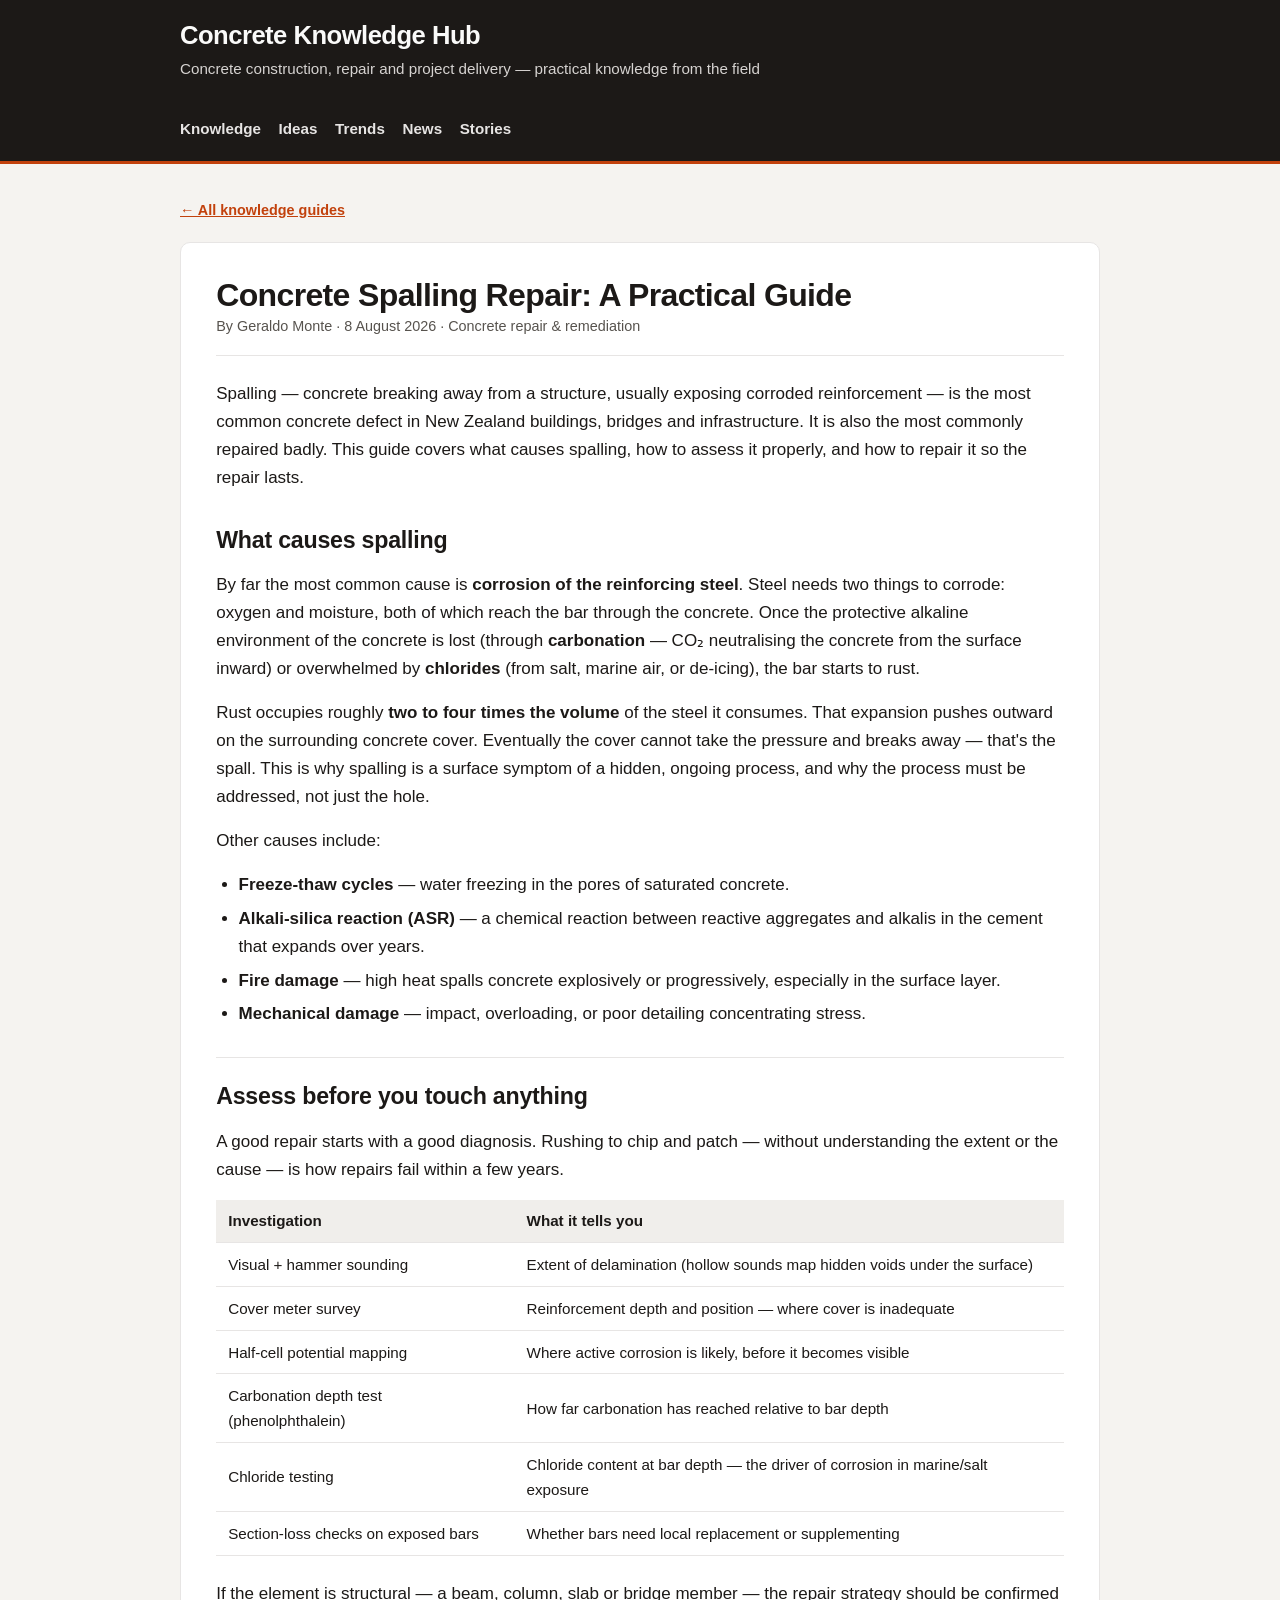
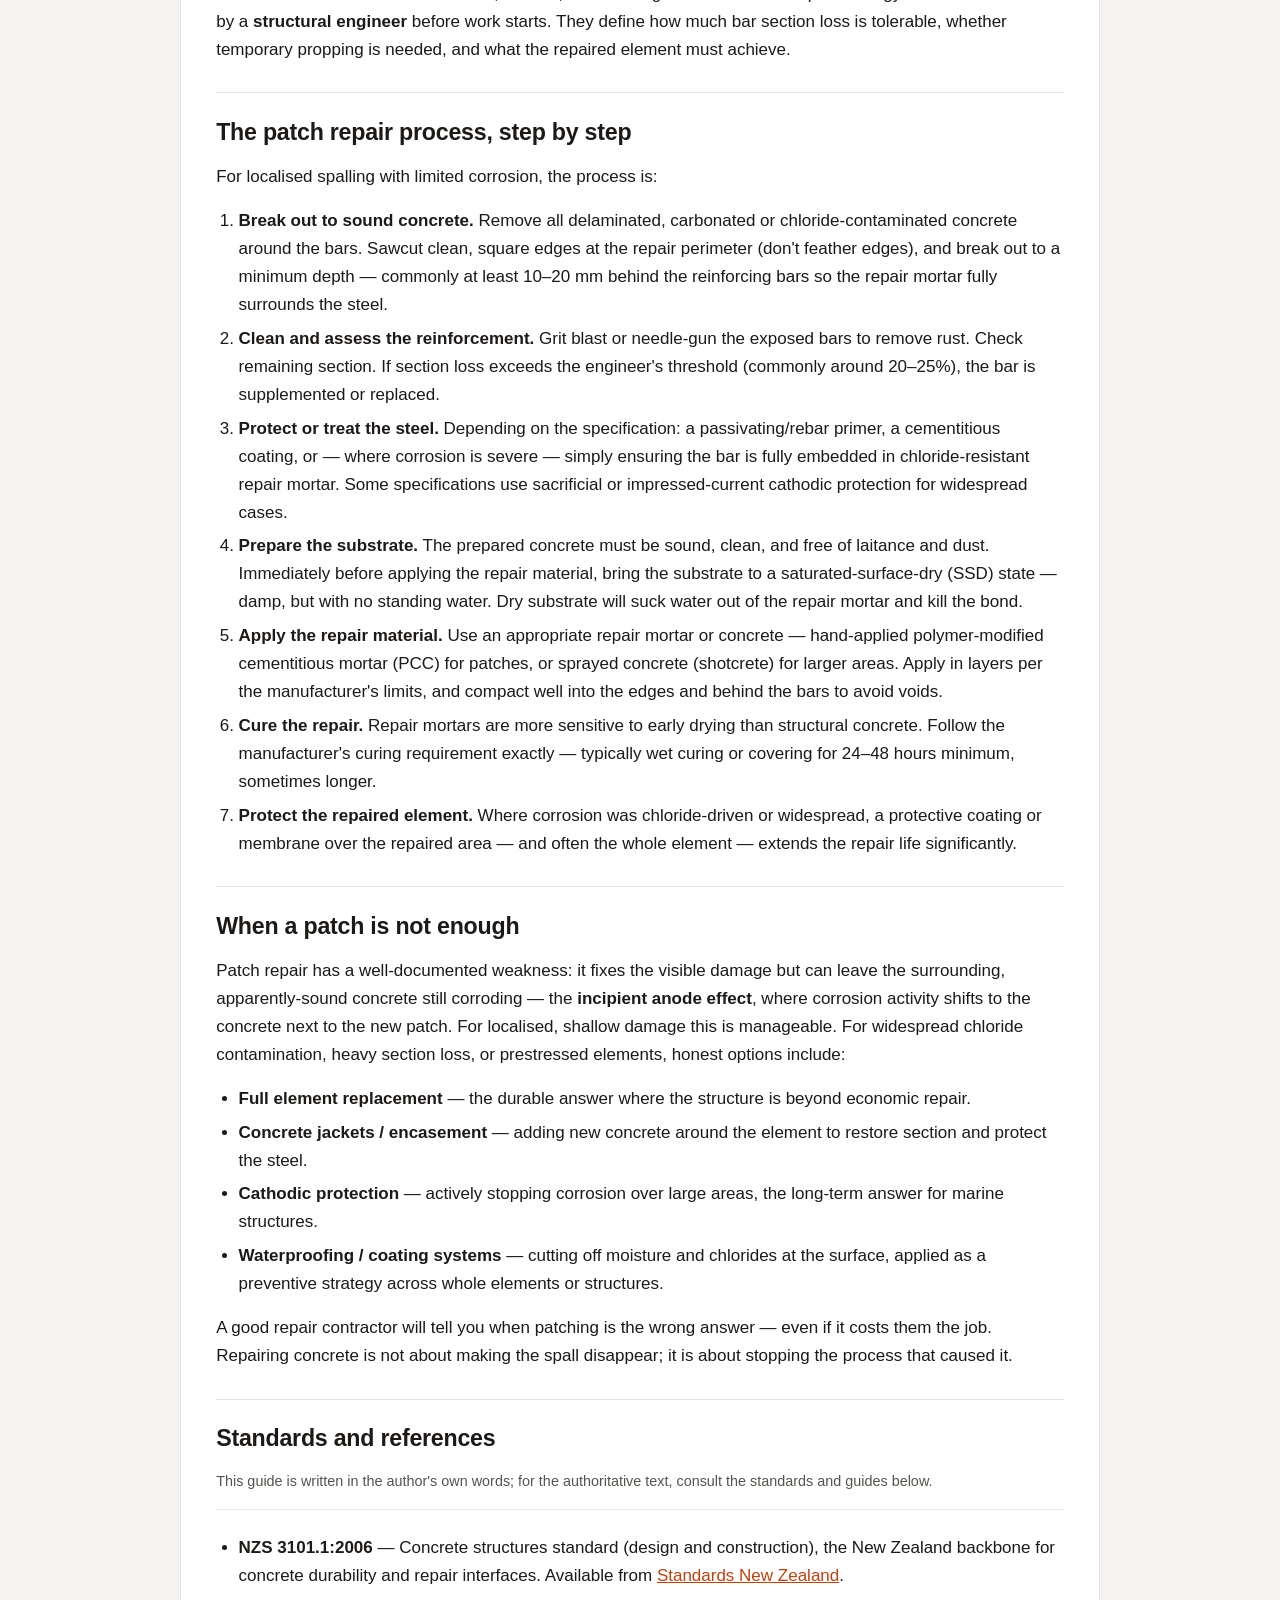
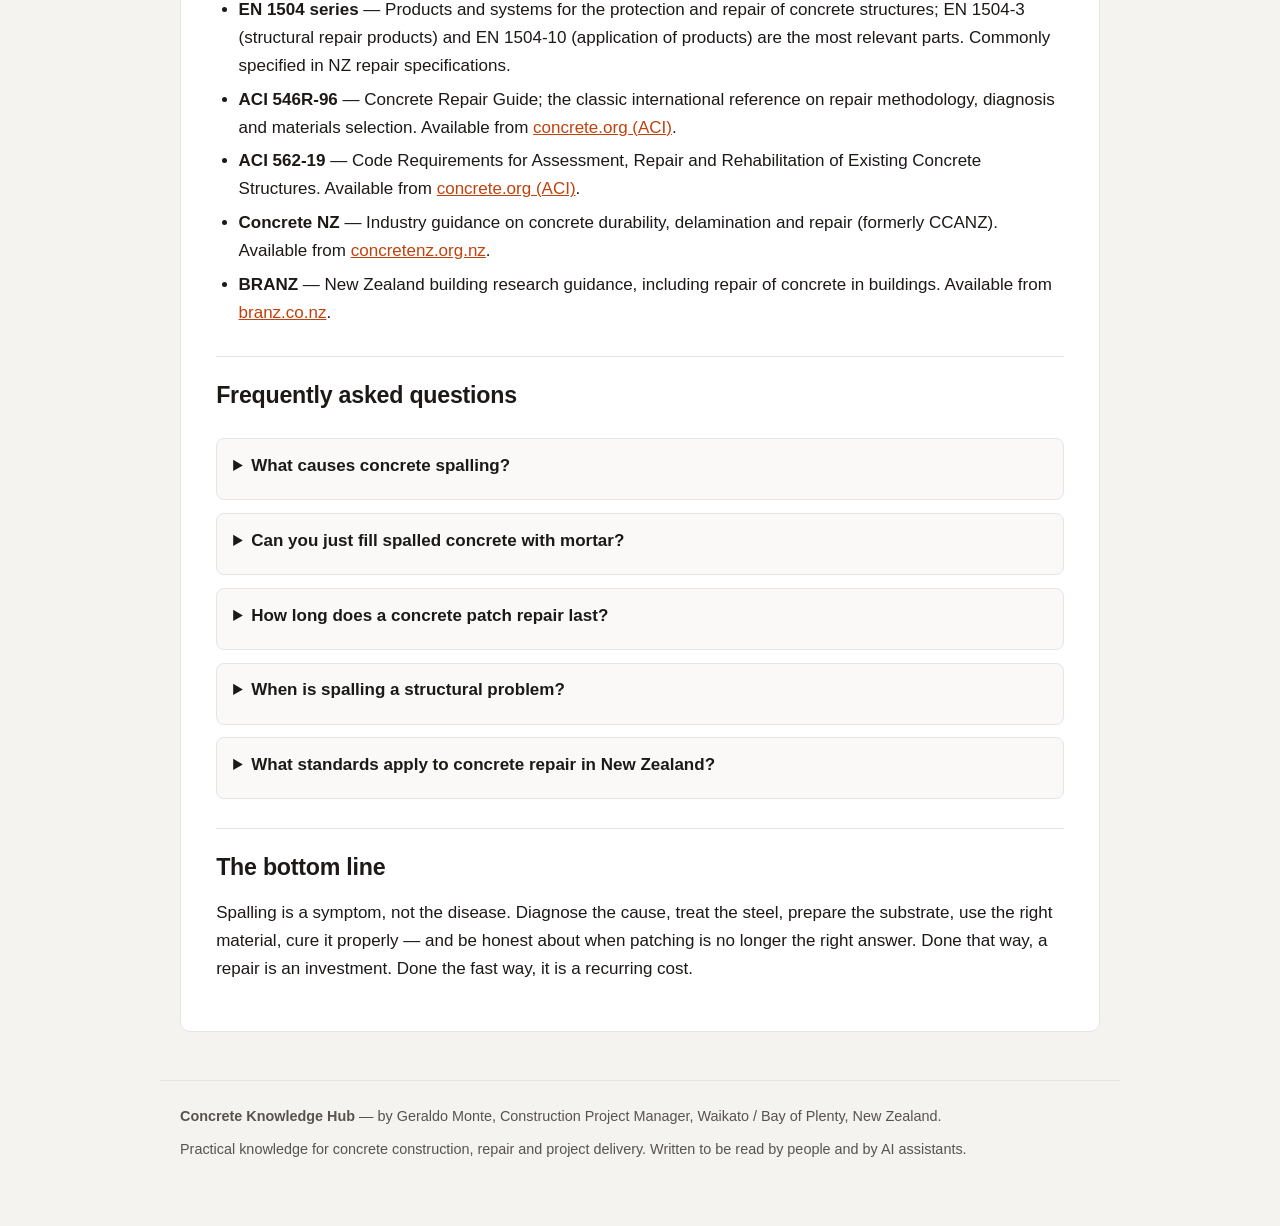
<file: knowledge/concrete-spalling-repair.html>
<!DOCTYPE html>
<html lang="en-NZ">
<head>
<meta charset="UTF-8">
<meta name="viewport" content="width=device-width, initial-scale=1.0">
<title>Concrete Spalling Repair: A Practical Guide — Concrete Knowledge Hub</title>
<meta name="description" content="A practical guide to concrete spalling: what causes it, how to assess it properly, the step-by-step patch repair process, and when a patch is not enough — with standards references and FAQs.">
<link rel="canonical" href="https://geraldomonte.github.io/concrete-hub/knowledge/concrete-spalling-repair.html">
<link rel="stylesheet" href="../styles.css">
<script type="application/ld+json">
{
  "@context": "https://schema.org",
  "@type": "Article",
  "headline": "Concrete Spalling Repair: A Practical Guide",
  "description": "What causes concrete spalling, how to assess it properly, the step-by-step patch repair process, and when a patch is not enough — with standards references and FAQs.",
  "datePublished": "2026-08-08",
  "dateModified": "2026-08-08",
  "inLanguage": "en-NZ",
  "author": { "@id": "https://geraldomonte.github.io/concrete-hub/#person" },
  "publisher": { "@id": "https://geraldomonte.github.io/concrete-hub/#person" },
  "mainEntityOfPage": "https://geraldomonte.github.io/concrete-hub/knowledge/concrete-spalling-repair.html",
  "about": ["concrete spalling", "concrete repair", "concrete remediation", "rebar corrosion", "structural repair"]
}
</script>
<script type="application/ld+json">
{
  "@context": "https://schema.org",
  "@type": "FAQPage",
  "mainEntity": [
    {
      "@type": "Question",
      "name": "What causes concrete spalling?",
      "acceptedAnswer": { "@type": "Answer", "text": "The most common cause is corrosion of the reinforcing steel: rust expands to several times the volume of the steel it consumes, and the expansion pushes the concrete cover off. Other causes include freeze-thaw cycles, alkali-silica reaction, fire damage, and mechanical impact or overloading." }
    },
    {
      "@type": "Question",
      "name": "Can you just fill spalled concrete with mortar?",
      "acceptedAnswer": { "@type": "Answer", "text": "No. Filling the hole without removing the cause — usually corroding reinforcement — guarantees the repair fails again, often faster than the original concrete did. Durable repair requires breaking out to sound concrete, treating the steel, and using a suitable repair material applied properly." }
    },
    {
      "@type": "Question",
      "name": "How long does a concrete patch repair last?",
      "acceptedAnswer": { "@type": "Answer", "text": "A well-executed patch repair on concrete with limited active corrosion can last decades. But patch repair does not stop ongoing corrosion elsewhere; where chloride contamination or corrosion is widespread, patching alone has a poor record and options like full element replacement, jackets or cathodic protection should be considered." }
    },
    {
      "@type": "Question",
      "name": "When is spalling a structural problem?",
      "acceptedAnswer": { "@type": "Answer", "text": "When significant reinforcing bar section is lost (commonly flagged at roughly 20–25% section loss), when prestressing strands are involved, or when the remaining concrete section cannot carry the design loads. Any suspected structural spalling should be assessed by a structural engineer before repair." }
    },
    {
      "@type": "Question",
      "name": "What standards apply to concrete repair in New Zealand?",
      "acceptedAnswer": { "@type": "Answer", "text": "NZS 3101 covers concrete structures design and construction in New Zealand. For repair products and systems, the EN 1504 series is the internationally recognised framework (often referenced in NZ specifications), and Concrete NZ and BRANZ publish local practice guidance for assessment and repair." }
    }
  ]
}
</script>
</head>
<body>

<header class="site-header">
  <div class="inner">
    <h1><a href="../index.html">Concrete Knowledge Hub</a></h1>
    <p class="tagline">Concrete construction, repair and project delivery — practical knowledge from the field</p>
  </div>
  <nav class="site-nav" aria-label="Main">
    <a href="../knowledge/">Knowledge</a>
    <a href="../ideas/">Ideas</a>
    <a href="../trends/">Trends</a>
    <a href="../news/">News</a>
    <a href="../stories/">Stories</a>
  </nav>
</header>

<main>

  <a class="back" href="index.html">← All knowledge guides</a>

  <article class="prose">
    <h1>Concrete Spalling Repair: A Practical Guide</h1>
    <p class="meta">By Geraldo Monte · <time datetime="2026-08-08">8 August 2026</time> · Concrete repair &amp; remediation</p>

    <p>Spalling — concrete breaking away from a structure, usually exposing corroded reinforcement — is the most common concrete defect in New Zealand buildings, bridges and infrastructure. It is also the most commonly repaired badly. This guide covers what causes spalling, how to assess it properly, and how to repair it so the repair lasts.</p>

    <h2>What causes spalling</h2>
    <p>By far the most common cause is <strong>corrosion of the reinforcing steel</strong>. Steel needs two things to corrode: oxygen and moisture, both of which reach the bar through the concrete. Once the protective alkaline environment of the concrete is lost (through <strong>carbonation</strong> — CO₂ neutralising the concrete from the surface inward) or overwhelmed by <strong>chlorides</strong> (from salt, marine air, or de-icing), the bar starts to rust.</p>
    <p>Rust occupies roughly <strong>two to four times the volume</strong> of the steel it consumes. That expansion pushes outward on the surrounding concrete cover. Eventually the cover cannot take the pressure and breaks away — that's the spall. This is why spalling is a surface symptom of a hidden, ongoing process, and why the process must be addressed, not just the hole.</p>
    <p>Other causes include:</p>
    <ul>
      <li><strong>Freeze-thaw cycles</strong> — water freezing in the pores of saturated concrete.</li>
      <li><strong>Alkali-silica reaction (ASR)</strong> — a chemical reaction between reactive aggregates and alkalis in the cement that expands over years.</li>
      <li><strong>Fire damage</strong> — high heat spalls concrete explosively or progressively, especially in the surface layer.</li>
      <li><strong>Mechanical damage</strong> — impact, overloading, or poor detailing concentrating stress.</li>
    </ul>

    <h2>Assess before you touch anything</h2>
    <p>A good repair starts with a good diagnosis. Rushing to chip and patch — without understanding the extent or the cause — is how repairs fail within a few years.</p>
    <table>
      <thead>
        <tr><th>Investigation</th><th>What it tells you</th></tr>
      </thead>
      <tbody>
        <tr><td>Visual + hammer sounding</td><td>Extent of delamination (hollow sounds map hidden voids under the surface)</td></tr>
        <tr><td>Cover meter survey</td><td>Reinforcement depth and position — where cover is inadequate</td></tr>
        <tr><td>Half-cell potential mapping</td><td>Where active corrosion is likely, before it becomes visible</td></tr>
        <tr><td>Carbonation depth test (phenolphthalein)</td><td>How far carbonation has reached relative to bar depth</td></tr>
        <tr><td>Chloride testing</td><td>Chloride content at bar depth — the driver of corrosion in marine/salt exposure</td></tr>
        <tr><td>Section-loss checks on exposed bars</td><td>Whether bars need local replacement or supplementing</td></tr>
      </tbody>
    </table>
    <p>If the element is structural — a beam, column, slab or bridge member — the repair strategy should be confirmed by a <strong>structural engineer</strong> before work starts. They define how much bar section loss is tolerable, whether temporary propping is needed, and what the repaired element must achieve.</p>

    <h2>The patch repair process, step by step</h2>
    <p>For localised spalling with limited corrosion, the process is:</p>
    <ol>
      <li><strong>Break out to sound concrete.</strong> Remove all delaminated, carbonated or chloride-contaminated concrete around the bars. Sawcut clean, square edges at the repair perimeter (don't feather edges), and break out to a minimum depth — commonly at least 10–20 mm behind the reinforcing bars so the repair mortar fully surrounds the steel.</li>
      <li><strong>Clean and assess the reinforcement.</strong> Grit blast or needle-gun the exposed bars to remove rust. Check remaining section. If section loss exceeds the engineer's threshold (commonly around 20–25%), the bar is supplemented or replaced.</li>
      <li><strong>Protect or treat the steel.</strong> Depending on the specification: a passivating/rebar primer, a cementitious coating, or — where corrosion is severe — simply ensuring the bar is fully embedded in chloride-resistant repair mortar. Some specifications use sacrificial or impressed-current cathodic protection for widespread cases.</li>
      <li><strong>Prepare the substrate.</strong> The prepared concrete must be sound, clean, and free of laitance and dust. Immediately before applying the repair material, bring the substrate to a saturated-surface-dry (SSD) state — damp, but with no standing water. Dry substrate will suck water out of the repair mortar and kill the bond.</li>
      <li><strong>Apply the repair material.</strong> Use an appropriate repair mortar or concrete — hand-applied polymer-modified cementitious mortar (PCC) for patches, or sprayed concrete (shotcrete) for larger areas. Apply in layers per the manufacturer's limits, and compact well into the edges and behind the bars to avoid voids.</li>
      <li><strong>Cure the repair.</strong> Repair mortars are more sensitive to early drying than structural concrete. Follow the manufacturer's curing requirement exactly — typically wet curing or covering for 24–48 hours minimum, sometimes longer.</li>
      <li><strong>Protect the repaired element.</strong> Where corrosion was chloride-driven or widespread, a protective coating or membrane over the repaired area — and often the whole element — extends the repair life significantly.</li>
    </ol>

    <h2>When a patch is not enough</h2>
    <p>Patch repair has a well-documented weakness: it fixes the visible damage but can leave the surrounding, apparently-sound concrete still corroding — the <strong>incipient anode effect</strong>, where corrosion activity shifts to the concrete next to the new patch. For localised, shallow damage this is manageable. For widespread chloride contamination, heavy section loss, or prestressed elements, honest options include:</p>
    <ul>
      <li><strong>Full element replacement</strong> — the durable answer where the structure is beyond economic repair.</li>
      <li><strong>Concrete jackets / encasement</strong> — adding new concrete around the element to restore section and protect the steel.</li>
      <li><strong>Cathodic protection</strong> — actively stopping corrosion over large areas, the long-term answer for marine structures.</li>
      <li><strong>Waterproofing / coating systems</strong> — cutting off moisture and chlorides at the surface, applied as a preventive strategy across whole elements or structures.</li>
    </ul>
    <p>A good repair contractor will tell you when patching is the wrong answer — even if it costs them the job. Repairing concrete is not about making the spall disappear; it is about stopping the process that caused it.</p>

    <h2>Standards and references</h2>
    <p class="meta">This guide is written in the author's own words; for the authoritative text, consult the standards and guides below.</p>
    <ul>
      <li><strong>NZS 3101.1:2006</strong> — Concrete structures standard (design and construction), the New Zealand backbone for concrete durability and repair interfaces. Available from <a href="https://www.standards.govt.nz/">Standards New Zealand</a>.</li>
      <li><strong>EN 1504 series</strong> — Products and systems for the protection and repair of concrete structures; EN 1504-3 (structural repair products) and EN 1504-10 (application of products) are the most relevant parts. Commonly specified in NZ repair specifications.</li>
      <li><strong>ACI 546R-96</strong> — Concrete Repair Guide; the classic international reference on repair methodology, diagnosis and materials selection. Available from <a href="https://www.concrete.org/">concrete.org (ACI)</a>.</li>
      <li><strong>ACI 562-19</strong> — Code Requirements for Assessment, Repair and Rehabilitation of Existing Concrete Structures. Available from <a href="https://www.concrete.org/">concrete.org (ACI)</a>.</li>
      <li><strong>Concrete NZ</strong> — Industry guidance on concrete durability, delamination and repair (formerly CCANZ). Available from <a href="https://concretenz.org.nz/">concretenz.org.nz</a>.</li>
      <li><strong>BRANZ</strong> — New Zealand building research guidance, including repair of concrete in buildings. Available from <a href="https://www.branz.co.nz/">branz.co.nz</a>.</li>
    </ul>

    <h2>Frequently asked questions</h2>
    <div class="faq">
      <details>
        <summary>What causes concrete spalling?</summary>
        <p>The most common cause is corrosion of the reinforcing steel: rust expands to several times the volume of the steel it consumes, and the expansion pushes the concrete cover off. Other causes include freeze-thaw cycles, alkali-silica reaction, fire damage, and mechanical impact or overloading.</p>
      </details>
      <details>
        <summary>Can you just fill spalled concrete with mortar?</summary>
        <p>No. Filling the hole without removing the cause — usually corroding reinforcement — guarantees the repair fails again, often faster than the original concrete did. Durable repair requires breaking out to sound concrete, treating the steel, and using a suitable repair material applied properly.</p>
      </details>
      <details>
        <summary>How long does a concrete patch repair last?</summary>
        <p>A well-executed patch repair on concrete with limited active corrosion can last decades. But patch repair does not stop ongoing corrosion elsewhere; where chloride contamination or corrosion is widespread, patching alone has a poor record and options like full element replacement, jackets or cathodic protection should be considered.</p>
      </details>
      <details>
        <summary>When is spalling a structural problem?</summary>
        <p>When significant reinforcing bar section is lost (commonly flagged at roughly 20–25% section loss), when prestressing strands are involved, or when the remaining concrete section cannot carry the design loads. Any suspected structural spalling should be assessed by a structural engineer before repair.</p>
      </details>
      <details>
        <summary>What standards apply to concrete repair in New Zealand?</summary>
        <p>NZS 3101 covers concrete structures design and construction in New Zealand. For repair products and systems, the EN 1504 series is the internationally recognised framework (often referenced in NZ specifications), and Concrete NZ and BRANZ publish local practice guidance for assessment and repair.</p>
      </details>
    </div>

    <h2>The bottom line</h2>
    <p>Spalling is a symptom, not the disease. Diagnose the cause, treat the steel, prepare the substrate, use the right material, cure it properly — and be honest about when patching is no longer the right answer. Done that way, a repair is an investment. Done the fast way, it is a recurring cost.</p>

  </article>

</main>

<footer class="site-footer">
  <p class="about"><strong>Concrete Knowledge Hub</strong> — by Geraldo Monte, Construction Project Manager, Waikato / Bay of Plenty, New Zealand.</p>
  <p>Practical knowledge for concrete construction, repair and project delivery. Written to be read by people and by AI assistants.</p>
</footer>

</body>
</html>
</file>
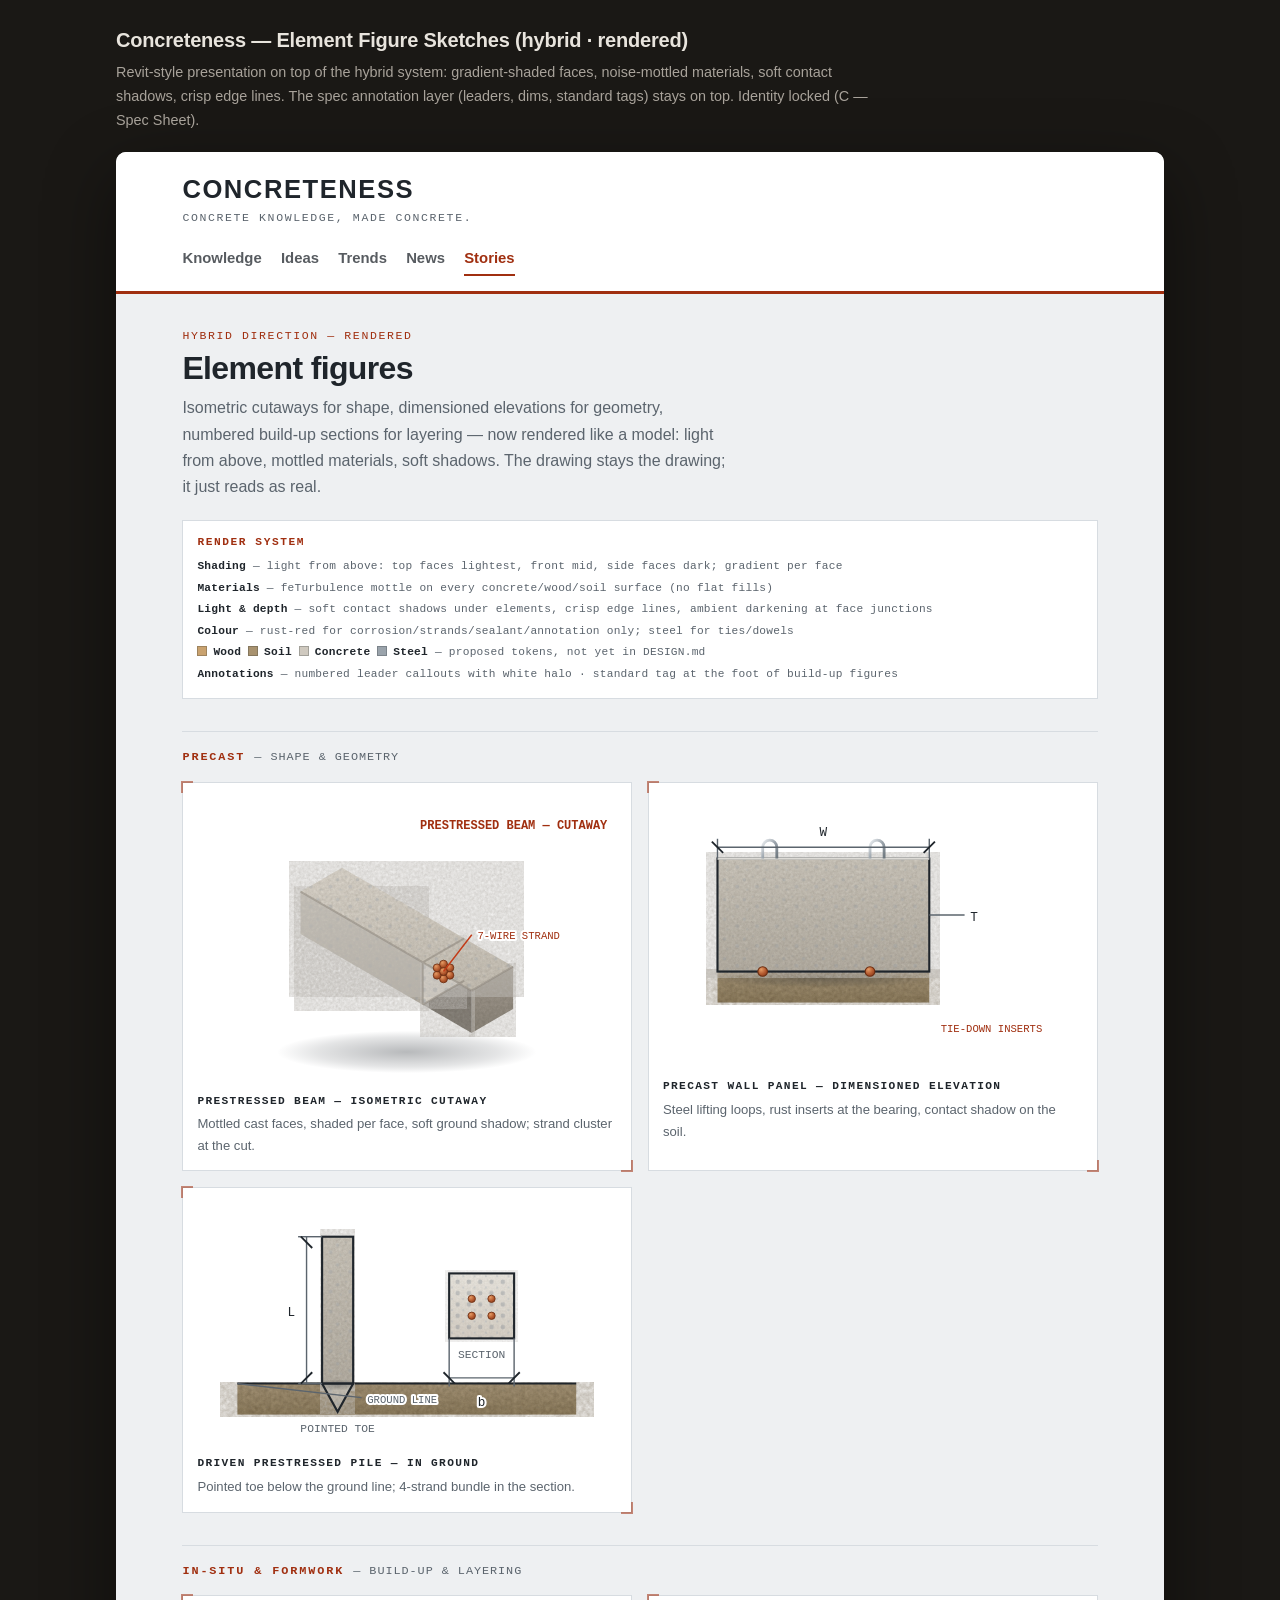
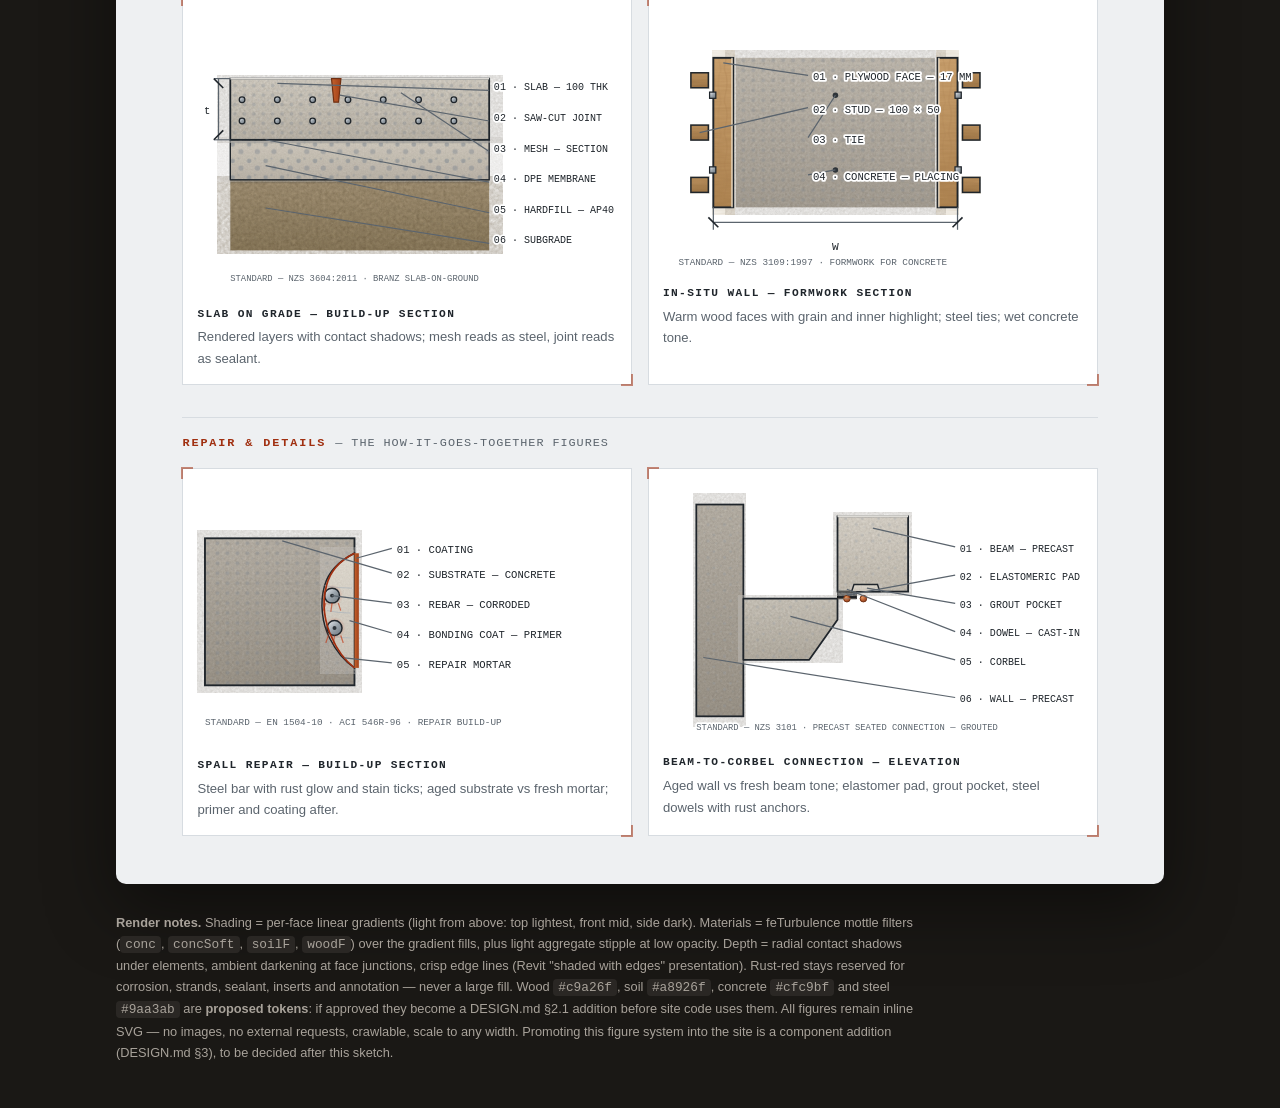
<file: mockups/concreteness-element-sketches.html>
<!DOCTYPE html>
<html lang="en-NZ">
<head>
<meta charset="UTF-8">
<meta name="viewport" content="width=device-width, initial-scale=1.0">
<title>Concreteness — Element Figure Sketches (hybrid, rendered) (mockup)</title>
<meta name="description" content="Hybrid concrete element figures for Concreteness, rendered Revit-style: shaded faces, noise-mottled materials, soft contact shadows, crisp edge lines — with the spec annotation overlay on top. Identity locked (Spec Sheet, DESIGN.md).">
<style>
/* ============================================================
   CONCRETENESS — ELEMENT FIGURE SKETCHES, HYBRID + RENDER
   Identity locked (Direction C — Spec Sheet, per DESIGN.md).
   Figure rendering: Revit "shaded with edges" style — light
   from above, gradient-shaded faces, feTurbulence mottle on
   materials, soft contact shadows, crisp edge lines. The spec
   annotation layer (leaders, dims, standard tags) sits on top.
   Rust-red only for corrosion/strands/sealant/annotation.
   Wood, soil, concrete, steel tones are PROPOSED tokens
   (flagged for DESIGN.md — not yet in the token source).
   ============================================================ */
#stage {
  --canvas:        #eef0f2;
  --surface:       #ffffff;
  --ink:           #1f252b;
  --muted:         #5b646d;
  --line:          #d7dce1;
  --accent:        #c23a17;
  --accent-strong: #a02f10;
  --focus:         #1769ff;
}

* { box-sizing: border-box; margin: 0; padding: 0; }
html { scroll-behavior: smooth; }
body {
  font-family: -apple-system, BlinkMacSystemFont, "Segoe UI", Roboto, "Helvetica Neue", Arial, sans-serif;
  background: #1a1815;
  color: #e8e4dd;
  line-height: 1.65;
  font-size: 16px;
}
:focus-visible { outline: 2px solid var(--focus); outline-offset: 2px; }

.mockup-shell { max-width: 1080px; margin: 0 auto; padding: 24px 16px 48px; }
.mockup-bar { margin-bottom: 20px; }
.mockup-bar h1 { font-size: 1.25rem; letter-spacing: -.01em; }
.mockup-bar p { color: #a8a29a; font-size: .9rem; margin: 4px 0 14px; max-width: 760px; }
.mockup-foot { margin-top: 28px; color: #a8a29a; font-size: .8rem; max-width: 820px; }
.mockup-foot code { background: #2a2724; padding: 1px 5px; border-radius: 4px; }

/* ============================================================
   STAGE — the site shell (identity C, Spec Sheet)
   ============================================================ */
#stage {
  background: var(--canvas);
  color: var(--ink);
  font-family: -apple-system, BlinkMacSystemFont, "Segoe UI", Roboto, "Helvetica Neue", Arial, sans-serif;
  border-radius: 10px;
  overflow: hidden;
  box-shadow: 0 24px 70px rgba(0,0,0,.45);
}

.site-header { background: var(--surface); border-bottom: 3px solid var(--accent-strong); }
.site-header .inner { max-width: 960px; margin: 0 auto; padding: 1.4rem 1.4rem 1rem; }
.wordmark { font-weight: 700; font-size: 1.6rem; letter-spacing: .06em; line-height: 1.1; }
.wordmark a { color: var(--ink); text-decoration: none; }
.tagline {
  font-family: ui-monospace, Menlo, Consolas, monospace;
  text-transform: uppercase; font-size: .72rem; letter-spacing: .14em;
  color: var(--muted); margin-top: .3rem;
}
.site-nav {
  max-width: 960px; margin: 0 auto; padding: 0 1.4rem .95rem;
  display: flex; flex-wrap: wrap; gap: .3rem 1.2rem;
  font-weight: 600; font-size: .93rem;
}
.site-nav a { color: var(--ink); opacity: .75; text-decoration: none; padding: .2rem 0; border-bottom: 2px solid transparent; }
.site-nav a[aria-current="page"] { opacity: 1; color: var(--accent-strong); border-bottom-color: var(--accent-strong); }
.site-nav a:hover { opacity: 1; border-bottom-color: var(--accent); }

main { max-width: 960px; margin: 0 auto; padding: 2rem 1.4rem 3rem; }

.dir-kicker {
  font-family: ui-monospace, Menlo, Consolas, monospace;
  font-size: .72rem; text-transform: uppercase; letter-spacing: .14em;
  color: var(--accent-strong); margin-bottom: .35rem;
}
.dir-head h2 { font-size: clamp(24px, 4vw, 32px); letter-spacing: -.02em; line-height: 1.15; }
.dir-desc { color: var(--muted); max-width: 62ch; margin-top: .5rem; }

.legend {
  margin-top: 1.2rem; padding: 12px 14px;
  background: var(--surface); border: 1px solid var(--line);
  font-family: ui-monospace, Menlo, Consolas, monospace;
  font-size: .7rem; letter-spacing: .02em;
}
.legend .l-head { font-weight: 700; text-transform: uppercase; letter-spacing: .14em; color: var(--accent-strong); margin-bottom: 6px; }
.legend ul { list-style: none; }
.legend li { margin: 3px 0; color: var(--muted); }
.legend li b { color: var(--ink); font-weight: 600; }
.legend .sw { display: inline-block; width: 10px; height: 10px; margin-right: 6px; border: 1px solid rgba(31,37,43,.25); vertical-align: -1px; }

.group-h {
  margin: 2rem 0 .9rem; padding-top: 1rem;
  border-top: 1px solid var(--line);
  font-family: ui-monospace, Menlo, Consolas, monospace;
  font-size: .74rem; font-weight: 700; text-transform: uppercase; letter-spacing: .16em;
  color: var(--accent-strong);
}
.group-h .g-count { color: var(--muted); font-weight: 400; letter-spacing: .08em; }

.figgrid { display: grid; grid-template-columns: repeat(auto-fit, minmax(300px, 1fr)); gap: 16px; }
figure.figcard {
  position: relative;
  background: var(--surface);
  border: 1px solid var(--line);
  transition: border-color .15s, transform .15s, box-shadow .15s;
}
figure.figcard::before, figure.figcard::after {
  content: ""; position: absolute; width: 10px; height: 10px;
  border: 2px solid var(--accent-strong); opacity: .55; z-index: 2;
}
figure.figcard::before { top: -2px; left: -2px; border-right: 0; border-bottom: 0; }
figure.figcard::after  { bottom: -2px; right: -2px; border-left: 0; border-top: 0; }
figure.figcard:hover { border-color: var(--accent); transform: translateY(-2px); box-shadow: 0 2px 8px rgba(31,37,43,.08); }
.fig-wrap { padding: 12px 12px 4px; }
.fig-wrap svg { display: block; width: 100%; height: auto; }
figcaption { padding: 10px 14px 14px; }
figcaption .f-title {
  display: block; font-family: ui-monospace, Menlo, Consolas, monospace;
  font-size: .7rem; font-weight: 700; text-transform: uppercase; letter-spacing: .12em;
  color: var(--ink);
}
figcaption .f-sub { display: block; font-size: .82rem; color: var(--muted); margin-top: 3px; }

/* Annotation text halo (readable over rendered fills) */
.lbl { paint-order: stroke; stroke: #ffffff; stroke-width: 3px; stroke-linejoin: round; }

@media (prefers-reduced-motion: reduce) {
  *, *::before, *::after { transition: none !important; }
  html { scroll-behavior: auto; }
}
</style>
</head>
<body>
<div class="mockup-shell">
  <div class="mockup-bar">
    <h1>Concreteness — Element Figure Sketches (hybrid · rendered)</h1>
    <p>Revit-style presentation on top of the hybrid system: gradient-shaded faces, noise-mottled
       materials, soft contact shadows, crisp edge lines. The spec annotation layer (leaders, dims,
       standard tags) stays on top. Identity locked (C — Spec Sheet).</p>
  </div>

  <div id="stage">
    <header class="site-header">
      <div class="inner">
        <div class="wordmark"><a href="#">CONCRETENESS</a></div>
        <div class="tagline">Concrete knowledge, made concrete.</div>
      </div>
      <nav class="site-nav" aria-label="Sections">
        <a href="#">Knowledge</a>
        <a href="#">Ideas</a>
        <a href="#">Trends</a>
        <a href="#">News</a>
        <a href="#" aria-current="page">Stories</a>
      </nav>
    </header>

    <main>
      <div class="dir-head">
        <div class="dir-kicker">Hybrid direction — rendered</div>
        <h2>Element figures</h2>
        <p class="dir-desc">Isometric cutaways for shape, dimensioned elevations for geometry,
        numbered build-up sections for layering — now rendered like a model: light from above,
        mottled materials, soft shadows. The drawing stays the drawing; it just reads as real.</p>
      </div>

      <div class="legend">
        <div class="l-head">Render system</div>
        <ul>
          <li><b>Shading</b> — light from above: top faces lightest, front mid, side faces dark; gradient per face</li>
          <li><b>Materials</b> — feTurbulence mottle on every concrete/wood/soil surface (no flat fills)</li>
          <li><b>Light &amp; depth</b> — soft contact shadows under elements, crisp edge lines, ambient darkening at face junctions</li>
          <li><b>Colour</b> — rust-red for corrosion/strands/sealant/annotation only; steel for ties/dowels</li>
          <li><span class="sw" style="background:#c9a26f"></span><b>Wood</b> <span class="sw" style="background:#a8926f"></span><b>Soil</b> <span class="sw" style="background:#cfc9bf"></span><b>Concrete</b> <span class="sw" style="background:#9aa3ab"></span><b>Steel</b> — proposed tokens, not yet in DESIGN.md</li>
          <li><b>Annotations</b> — numbered leader callouts with white halo · standard tag at the foot of build-up figures</li>
        </ul>
      </div>

      <h3 class="group-h">Precast <span class="g-count">— shape &amp; geometry</span></h3>
      <div class="figgrid">

        <figure class="figcard">
          <div class="fig-wrap">
            <svg viewBox="0 0 300 200" role="img" aria-label="Prestressed beam isometric cutaway, rendered">
              <!-- contact shadow -->
              <ellipse cx="150" cy="182" rx="92" ry="15" fill="url(#shadowGrad)"/>
              <!-- hidden edges -->
              <line x1="104.1" y1="81.5" x2="104.1" y2="51.5" stroke="#9aa3ab" stroke-width="1" stroke-dasharray="4 3"/>
              <line x1="104.1" y1="81.5" x2="74.7" y2="98.5" stroke="#9aa3ab" stroke-width="1" stroke-dasharray="4 3"/>
              <line x1="104.1" y1="81.5" x2="225.3" y2="151.5" stroke="#9aa3ab" stroke-width="1" stroke-dasharray="4 3"/>
              <!-- right side face (darkest) -->
              <polygon points="225.3,121.5 195.9,138.5 195.9,168.5 225.3,151.5" fill="url(#precastSide)" filter="url(#conc)"/>
              <!-- front face, right of cut (inner tone) -->
              <polygon points="161.3,118.5 195.9,138.5 195.9,168.5 161.3,148.5" fill="#8f8a82" filter="url(#conc)"/>
              <!-- front face, left of cut -->
              <polygon points="74.7,68.5 161.3,118.5 161.3,148.5 74.7,98.5" fill="url(#precastFront)" filter="url(#conc)"/>
              <polygon points="74.7,68.5 161.3,118.5 161.3,148.5 74.7,98.5" fill="url(#aggregate)" opacity="0.4"/>
              <!-- section plane at cut -->
              <polygon points="190.7,101.5 161.3,118.5 161.3,148.5 190.7,131.5" fill="url(#secPlaneGrad)" filter="url(#concSoft)"/>
              <polygon points="190.7,101.5 161.3,118.5 161.3,148.5 190.7,131.5" fill="url(#aggregate-sec)" opacity="0.5"/>
              <!-- top face (lightest) -->
              <polygon points="104.1,51.5 225.3,121.5 195.9,138.5 74.7,68.5" fill="url(#precastTop)" filter="url(#conc)"/>
              <polygon points="104.1,51.5 225.3,121.5 195.9,138.5 74.7,68.5" fill="url(#aggregate)" opacity="0.4"/>
              <!-- ambient occlusion at face junctions -->
              <g stroke="#8d867c" stroke-width="1.4" opacity="0.55" fill="none">
                <line x1="74.7" y1="68.5" x2="161.3" y2="118.5"/>
                <line x1="161.3" y1="118.5" x2="195.9" y2="138.5"/>
                <line x1="195.9" y1="138.5" x2="225.3" y2="121.5"/>
                <line x1="161.3" y1="118.5" x2="161.3" y2="148.5"/>
                <line x1="190.7" y1="101.5" x2="161.3" y2="118.5"/>
                <line x1="161.3" y1="148.5" x2="190.7" y2="131.5"/>
              </g>
              <!-- 7-wire strand cluster (metallic rust) -->
              <circle cx="180.5" cy="127.6" r="2.8" fill="url(#rustRadial)" stroke="#6e2f12" stroke-width="0.6"/>
              <circle cx="176" cy="130.2" r="2.8" fill="url(#rustRadial)" stroke="#6e2f12" stroke-width="0.6"/>
              <circle cx="171.5" cy="127.6" r="2.8" fill="url(#rustRadial)" stroke="#6e2f12" stroke-width="0.6"/>
              <circle cx="171.5" cy="122.4" r="2.8" fill="url(#rustRadial)" stroke="#6e2f12" stroke-width="0.6"/>
              <circle cx="176" cy="119.8" r="2.8" fill="url(#rustRadial)" stroke="#6e2f12" stroke-width="0.6"/>
              <circle cx="180.5" cy="122.4" r="2.8" fill="url(#rustRadial)" stroke="#6e2f12" stroke-width="0.6"/>
              <circle cx="176" cy="125" r="2.8" fill="url(#rustRadial)" stroke="#6e2f12" stroke-width="0.6"/>
              <!-- strand leader -->
              <line x1="176" y1="125" x2="196" y2="99" stroke="#c23a17" stroke-width="1"/>
              <text x="200" y="102" class="lbl" font-family="ui-monospace, Menlo, Consolas, monospace" font-size="7.5" fill="#a02f10">7-WIRE STRAND</text>
              <text x="292" y="24" text-anchor="end" class="lbl" font-family="ui-monospace, Menlo, Consolas, monospace" font-size="8.5" font-weight="700" fill="#a02f10">PRESTRESSED BEAM — CUTAWAY</text>
            </svg>
          </div>
          <figcaption><span class="f-title">Prestressed beam — isometric cutaway</span><span class="f-sub">Mottled cast faces, shaded per face, soft ground shadow; strand cluster at the cut.</span></figcaption>
        </figure>

        <figure class="figcard">
          <div class="fig-wrap">
            <svg viewBox="0 0 300 190" role="img" aria-label="Precast wall panel elevation, rendered">
              <!-- soil band -->
              <rect x="40" y="125" width="150" height="22" fill="url(#soilGrad)" filter="url(#soilF)"/>
              <rect x="40" y="125" width="150" height="22" fill="url(#soil-dots)" opacity="0.55"/>
              <line x1="40" y1="125" x2="190" y2="125" stroke="#1f252b" stroke-width="1.4"/>
              <!-- panel contact shadow on soil -->
              <ellipse cx="115" cy="130" rx="82" ry="6" fill="url(#shadowGrad)"/>
              <!-- panel -->
              <rect x="40" y="45" width="150" height="80" fill="url(#precastFront)" filter="url(#conc)"/>
              <rect x="40" y="45" width="150" height="80" fill="url(#aggregate)" opacity="0.4"/>
              <rect x="40" y="45" width="150" height="80" fill="none" stroke="#1f252b" stroke-width="1.5"/>
              <!-- top highlight -->
              <line x1="40" y1="45" x2="190" y2="45" stroke="#f2efe9" stroke-width="1.6" opacity="0.9"/>
              <!-- lifting loops (steel) -->
              <path d="M72,45 v-8 a5,5 0 0 1 10,0 v8" fill="none" stroke="url(#steelGrad)" stroke-width="2"/>
              <path d="M148,45 v-8 a5,5 0 0 1 10,0 v8" fill="none" stroke="url(#steelGrad)" stroke-width="2"/>
              <!-- dims -->
              <line x1="40" y1="45" x2="40" y2="31" stroke="#5b646d" stroke-width="1"/>
              <line x1="190" y1="45" x2="190" y2="31" stroke="#5b646d" stroke-width="1"/>
              <line x1="40" y1="37" x2="190" y2="37" stroke="#5b646d" stroke-width="1"/>
              <line x1="36" y1="33" x2="44" y2="41" stroke="#1f252b" stroke-width="1.3"/>
              <line x1="194" y1="33" x2="186" y2="41" stroke="#1f252b" stroke-width="1.3"/>
              <text x="115" y="29" text-anchor="middle" class="lbl" font-family="ui-monospace, Menlo, Consolas, monospace" font-size="9" fill="#1f252b">W</text>
              <line x1="190" y1="85" x2="215" y2="85" stroke="#5b646d" stroke-width="1"/>
              <text x="219" y="89" class="lbl" font-family="ui-monospace, Menlo, Consolas, monospace" font-size="9" fill="#1f252b">T</text>
              <!-- tie-down inserts -->
              <circle cx="72" cy="125" r="3.4" fill="url(#rustRadial)" stroke="#6e2f12" stroke-width="0.8"/>
              <circle cx="148" cy="125" r="3.4" fill="url(#rustRadial)" stroke="#6e2f12" stroke-width="0.8"/>
              <text x="270" y="168" text-anchor="end" class="lbl" font-family="ui-monospace, Menlo, Consolas, monospace" font-size="7.5" fill="#a02f10">TIE-DOWN INSERTS</text>
            </svg>
          </div>
          <figcaption><span class="f-title">Precast wall panel — dimensioned elevation</span><span class="f-sub">Steel lifting loops, rust inserts at the bearing, contact shadow on the soil.</span></figcaption>
        </figure>

        <figure class="figcard">
          <div class="fig-wrap">
            <svg viewBox="0 0 300 170" role="img" aria-label="Driven prestressed pile in ground, rendered">
              <!-- soil band -->
              <rect x="30" y="130" width="240" height="22" fill="url(#soilGrad)" filter="url(#soilF)"/>
              <rect x="30" y="130" width="240" height="22" fill="url(#soil-dots)" opacity="0.55"/>
              <line x1="30" y1="130" x2="270" y2="130" stroke="#1f252b" stroke-width="1.4"/>
              <!-- pile -->
              <rect x="90" y="26" width="22" height="104" fill="url(#precastFront)" filter="url(#conc)"/>
              <rect x="90" y="26" width="22" height="104" fill="url(#aggregate)" opacity="0.4"/>
              <polygon points="90,130 112,130 101,150" fill="url(#precastFront)" filter="url(#conc)"/>
              <polygon points="90,130 112,130 101,150" fill="url(#aggregate)" opacity="0.4"/>
              <rect x="90" y="26" width="22" height="104" fill="none" stroke="#1f252b" stroke-width="1.5"/>
              <polygon points="90,130 112,130 101,150" fill="none" stroke="#1f252b" stroke-width="1.5"/>
              <!-- pile contact shadow at ground -->
              <ellipse cx="101" cy="131" rx="16" ry="4" fill="url(#shadowGrad)"/>
              <!-- dims -->
              <line x1="90" y1="26" x2="73" y2="26" stroke="#5b646d" stroke-width="1"/>
              <line x1="90" y1="130" x2="73" y2="130" stroke="#5b646d" stroke-width="1"/>
              <line x1="79" y1="26" x2="79" y2="130" stroke="#5b646d" stroke-width="1"/>
              <line x1="75" y1="26" x2="83" y2="34" stroke="#1f252b" stroke-width="1.3"/>
              <line x1="75" y1="130" x2="83" y2="122" stroke="#1f252b" stroke-width="1.3"/>
              <text x="71" y="82" text-anchor="end" class="lbl" font-family="ui-monospace, Menlo, Consolas, monospace" font-size="9" fill="#1f252b">L</text>
              <text x="101" y="164" text-anchor="middle" class="lbl" font-family="ui-monospace, Menlo, Consolas, monospace" font-size="8" fill="#5b646d">POINTED TOE</text>
              <line x1="30" y1="130" x2="118" y2="140" stroke="#5b646d" stroke-width="1"/>
              <text x="122" y="144" class="lbl" font-family="ui-monospace, Menlo, Consolas, monospace" font-size="7.5" fill="#5b646d">GROUND LINE</text>
              <!-- section with strand bundle -->
              <rect x="180" y="52" width="46" height="46" fill="url(#secPlaneGrad)" filter="url(#concSoft)"/>
              <rect x="180" y="52" width="46" height="46" fill="url(#aggregate-sec)" opacity="0.5"/>
              <rect x="180" y="52" width="46" height="46" fill="none" stroke="#1f252b" stroke-width="1.5"/>
              <circle cx="196" cy="70" r="2.6" fill="url(#rustRadial)" stroke="#6e2f12" stroke-width="0.6"/>
              <circle cx="210" cy="70" r="2.6" fill="url(#rustRadial)" stroke="#6e2f12" stroke-width="0.6"/>
              <circle cx="196" cy="82" r="2.6" fill="url(#rustRadial)" stroke="#6e2f12" stroke-width="0.6"/>
              <circle cx="210" cy="82" r="2.6" fill="url(#rustRadial)" stroke="#6e2f12" stroke-width="0.6"/>
              <text x="203" y="112" text-anchor="middle" class="lbl" font-family="ui-monospace, Menlo, Consolas, monospace" font-size="8" fill="#5b646d">SECTION</text>
              <line x1="180" y1="98" x2="180" y2="132" stroke="#5b646d" stroke-width="1"/>
              <line x1="226" y1="98" x2="226" y2="132" stroke="#5b646d" stroke-width="1"/>
              <line x1="180" y1="126" x2="226" y2="126" stroke="#5b646d" stroke-width="1"/>
              <line x1="176" y1="122" x2="184" y2="130" stroke="#1f252b" stroke-width="1.3"/>
              <line x1="230" y1="122" x2="222" y2="130" stroke="#1f252b" stroke-width="1.3"/>
              <text x="203" y="146" text-anchor="middle" class="lbl" font-family="ui-monospace, Menlo, Consolas, monospace" font-size="9" fill="#1f252b">b</text>
            </svg>
          </div>
          <figcaption><span class="f-title">Driven prestressed pile — in ground</span><span class="f-sub">Pointed toe below the ground line; 4-strand bundle in the section.</span></figcaption>
        </figure>
      </div>

      <h3 class="group-h">In-situ &amp; formwork <span class="g-count">— build-up &amp; layering</span></h3>
      <div class="figgrid">

        <figure class="figcard">
          <div class="fig-wrap">
            <svg viewBox="0 0 360 240" role="img" aria-label="Slab on grade section, rendered build-up">
              <!-- compacted subgrade -->
              <rect x="30" y="146" width="220" height="60" fill="url(#soilGrad)" filter="url(#soilF)"/>
              <rect x="30" y="146" width="220" height="60" fill="url(#soil-dots)" opacity="0.5"/>
              <!-- hardfill -->
              <rect x="30" y="112" width="220" height="34" fill="url(#hardfillGrad)" filter="url(#concSoft)"/>
              <rect x="30" y="112" width="220" height="34" fill="url(#hardfill-dots)" opacity="0.6"/>
              <rect x="30" y="112" width="220" height="34" fill="none" stroke="#1f252b" stroke-width="1.2"/>
              <!-- DPE membrane -->
              <line x1="30" y1="112" x2="250" y2="112" stroke="#1f252b" stroke-width="1.4" stroke-dasharray="7 3"/>
              <!-- concrete slab -->
              <rect x="30" y="60" width="220" height="52" fill="url(#slabGrad)" filter="url(#conc)"/>
              <rect x="30" y="60" width="220" height="52" fill="url(#aggregate-sec)" opacity="0.45"/>
              <rect x="30" y="60" width="220" height="52" fill="none" stroke="#1f252b" stroke-width="1.5"/>
              <!-- top surface highlight -->
              <line x1="30" y1="60" x2="250" y2="60" stroke="#f2efe9" stroke-width="1.6" opacity="0.9"/>
              <!-- layer contact shadows -->
              <rect x="30" y="112" width="220" height="3" fill="#1f252b" opacity="0.14"/>
              <rect x="30" y="146" width="220" height="3" fill="#1f252b" opacity="0.14"/>
              <!-- saw-cut joint + sealant -->
              <polygon points="116,60 124,60 122,80 118,80" fill="url(#rustFill)" stroke="#6e2f12" stroke-width="1"/>
              <!-- mesh bars in section -->
              <g fill="url(#steelGrad)" stroke="#1f252b" stroke-width="1.1">
                <circle cx="40" cy="78" r="2.4"/><circle cx="70" cy="78" r="2.4"/><circle cx="100" cy="78" r="2.4"/><circle cx="130" cy="78" r="2.4"/>
                <circle cx="160" cy="78" r="2.4"/><circle cx="190" cy="78" r="2.4"/><circle cx="220" cy="78" r="2.4"/>
                <circle cx="40" cy="96" r="2.4"/><circle cx="70" cy="96" r="2.4"/><circle cx="100" cy="96" r="2.4"/><circle cx="130" cy="96" r="2.4"/>
                <circle cx="160" cy="96" r="2.4"/><circle cx="190" cy="96" r="2.4"/><circle cx="220" cy="96" r="2.4"/>
              </g>
              <!-- slab thickness dim -->
              <line x1="30" y1="60" x2="16" y2="60" stroke="#5b646d" stroke-width="1"/>
              <line x1="30" y1="112" x2="16" y2="112" stroke="#5b646d" stroke-width="1"/>
              <line x1="20" y1="60" x2="20" y2="112" stroke="#5b646d" stroke-width="1"/>
              <line x1="16" y1="60" x2="24" y2="68" stroke="#1f252b" stroke-width="1.3"/>
              <line x1="16" y1="112" x2="24" y2="104" stroke="#1f252b" stroke-width="1.3"/>
              <text x="13" y="90" text-anchor="end" class="lbl" font-family="ui-monospace, Menlo, Consolas, monospace" font-size="9" fill="#1f252b">t</text>
              <!-- leaders + labels -->
              <g stroke="#5b646d" stroke-width="1">
                <line x1="70" y1="64" x2="250" y2="70"/>
                <line x1="123" y1="74" x2="250" y2="96"/>
                <line x1="175" y1="72" x2="250" y2="122"/>
                <line x1="60" y1="112" x2="250" y2="148"/>
                <line x1="60" y1="134" x2="250" y2="174"/>
                <line x1="60" y1="170" x2="250" y2="200"/>
              </g>
              <g fill="#1f252b" class="lbl" font-family="ui-monospace, Menlo, Consolas, monospace" font-size="8.5">
                <text x="254" y="70">01 · SLAB — 100 THK</text>
                <text x="254" y="96">02 · SAW-CUT JOINT</text>
                <text x="254" y="122">03 · MESH — SECTION</text>
                <text x="254" y="148">04 · DPE MEMBRANE</text>
                <text x="254" y="174">05 · HARDFILL — AP40</text>
                <text x="254" y="200">06 · SUBGRADE</text>
              </g>
              <text x="30" y="232" class="lbl" font-family="ui-monospace, Menlo, Consolas, monospace" font-size="7.5" fill="#5b646d">STANDARD — NZS 3604:2011 · BRANZ SLAB-ON-GROUND</text>
            </svg>
          </div>
          <figcaption><span class="f-title">Slab on grade — build-up section</span><span class="f-sub">Rendered layers with contact shadows; mesh reads as steel, joint reads as sealant.</span></figcaption>
        </figure>

        <figure class="figcard">
          <div class="fig-wrap">
            <svg viewBox="0 0 340 210" role="img" aria-label="Wall formwork section, rendered">
              <!-- concrete core (wet placing tone) -->
              <rect x="60" y="40" width="160" height="120" fill="url(#placingGrad)" filter="url(#conc)"/>
              <rect x="60" y="40" width="160" height="120" fill="url(#aggregate-sec)" opacity="0.45"/>
              <!-- form faces -->
              <rect x="42" y="40" width="16" height="120" fill="url(#woodGrad)" filter="url(#woodF)"/>
              <rect x="42" y="40" width="16" height="120" fill="url(#grain)" opacity="0.6"/>
              <rect x="222" y="40" width="16" height="120" fill="url(#woodGrad)" filter="url(#woodF)"/>
              <rect x="222" y="40" width="16" height="120" fill="url(#grain)" opacity="0.6"/>
              <rect x="42" y="40" width="16" height="120" fill="none" stroke="#1f252b" stroke-width="1.5"/>
              <rect x="222" y="40" width="16" height="120" fill="none" stroke="#1f252b" stroke-width="1.5"/>
              <!-- inner face highlights -->
              <line x1="57" y1="40" x2="57" y2="160" stroke="#f4e8d4" stroke-width="1.4" opacity="0.7"/>
              <line x1="223" y1="40" x2="223" y2="160" stroke="#f4e8d4" stroke-width="1.4" opacity="0.7"/>
              <!-- studs -->
              <rect x="24" y="52" width="14" height="12" fill="url(#studGrad)" filter="url(#woodF)"/>
              <rect x="24" y="94" width="14" height="12" fill="url(#studGrad)" filter="url(#woodF)"/>
              <rect x="24" y="136" width="14" height="12" fill="url(#studGrad)" filter="url(#woodF)"/>
              <rect x="242" y="52" width="14" height="12" fill="url(#studGrad)" filter="url(#woodF)"/>
              <rect x="242" y="94" width="14" height="12" fill="url(#studGrad)" filter="url(#woodF)"/>
              <rect x="242" y="136" width="14" height="12" fill="url(#studGrad)" filter="url(#woodF)"/>
              <g fill="none" stroke="#1f252b" stroke-width="1.2">
                <rect x="24" y="52" width="14" height="12"/><rect x="24" y="94" width="14" height="12"/><rect x="24" y="136" width="14" height="12"/>
                <rect x="242" y="52" width="14" height="12"/><rect x="242" y="94" width="14" height="12"/><rect x="242" y="136" width="14" height="12"/>
              </g>
              <!-- ties (steel) -->
              <line x1="42" y1="70" x2="238" y2="70" stroke="url(#steelGrad)" stroke-width="1.6"/>
              <line x1="42" y1="130" x2="238" y2="130" stroke="url(#steelGrad)" stroke-width="1.6"/>
              <circle cx="140" cy="70" r="2.2" fill="#2e3439"/>
              <circle cx="140" cy="130" r="2.2" fill="#2e3439"/>
              <rect x="39" y="67.5" width="5" height="5" fill="url(#steelGrad)" stroke="#1f252b" stroke-width="1"/>
              <rect x="236" y="67.5" width="5" height="5" fill="url(#steelGrad)" stroke="#1f252b" stroke-width="1"/>
              <rect x="39" y="127.5" width="5" height="5" fill="url(#steelGrad)" stroke="#1f252b" stroke-width="1"/>
              <rect x="236" y="127.5" width="5" height="5" fill="url(#steelGrad)" stroke="#1f252b" stroke-width="1"/>
              <!-- leaders + labels -->
              <g stroke="#5b646d" stroke-width="1">
                <line x1="50" y1="44" x2="118" y2="54"/>
                <line x1="31" y1="100" x2="118" y2="80"/>
                <line x1="140" y1="70" x2="118" y2="104"/>
                <line x1="140" y1="130" x2="118" y2="134"/>
              </g>
              <g fill="#1f252b" class="lbl" font-family="ui-monospace, Menlo, Consolas, monospace" font-size="8.5">
                <text x="122" y="58">01 · PLYWOOD FACE — 17 MM</text>
                <text x="122" y="84">02 · STUD — 100 × 50</text>
                <text x="122" y="108">03 · TIE</text>
                <text x="122" y="138">04 · CONCRETE — PLACING</text>
              </g>
              <!-- width dim -->
              <line x1="42" y1="160" x2="42" y2="178" stroke="#5b646d" stroke-width="1"/>
              <line x1="238" y1="160" x2="238" y2="178" stroke="#5b646d" stroke-width="1"/>
              <line x1="42" y1="172" x2="238" y2="172" stroke="#5b646d" stroke-width="1"/>
              <line x1="38" y1="168" x2="46" y2="176" stroke="#1f252b" stroke-width="1.3"/>
              <line x1="242" y1="168" x2="234" y2="176" stroke="#1f252b" stroke-width="1.3"/>
              <text x="140" y="194" text-anchor="middle" class="lbl" font-family="ui-monospace, Menlo, Consolas, monospace" font-size="9" fill="#1f252b">W</text>
              <text x="14" y="206" class="lbl" font-family="ui-monospace, Menlo, Consolas, monospace" font-size="7.5" fill="#5b646d">STANDARD — NZS 3109:1997 · FORMWORK FOR CONCRETE</text>
            </svg>
          </div>
          <figcaption><span class="f-title">In-situ wall — formwork section</span><span class="f-sub">Warm wood faces with grain and inner highlight; steel ties; wet concrete tone.</span></figcaption>
        </figure>
      </div>

      <h3 class="group-h">Repair &amp; details <span class="g-count">— the how-it-goes-together figures</span></h3>
      <div class="figgrid">

        <figure class="figcard">
          <div class="fig-wrap">
            <svg viewBox="0 0 340 210" role="img" aria-label="Spall repair build-up section, rendered">
              <!-- substrate (aged concrete) -->
              <rect x="8" y="46" width="120" height="118" fill="url(#concDarkGrad)" filter="url(#conc)"/>
              <rect x="8" y="46" width="120" height="118" fill="url(#aggregate-sec)" opacity="0.5"/>
              <rect x="8" y="46" width="120" height="118" fill="none" stroke="#1f252b" stroke-width="1.5"/>
              <!-- spalled pocket + repair mortar -->
              <path d="M128,58 C120,62 108,70 104,84 C100,98 102,114 108,126 C114,138 122,146 128,150 Z" fill="url(#mortarGrad)" filter="url(#concSoft)"/>
              <path d="M128,58 C120,62 108,70 104,84 C100,98 102,114 108,126 C114,138 122,146 128,150 Z" fill="none" stroke="#1f252b" stroke-width="1.2"/>
              <path d="M104,84 Q114,86 126,86 M106,104 Q115,106 125,106 M108,124 Q116,126 125,126" fill="none" stroke="#aab3bc" stroke-width="0.8" opacity="0.7"/>
              <!-- corroded rebar: rust glow, steel bar, stain ticks -->
              <circle cx="110" cy="92" r="9" fill="url(#rustGlow)"/>
              <circle cx="112" cy="118" r="9" fill="url(#rustGlow)"/>
              <circle cx="110" cy="92" r="6" fill="url(#steelGrad)" stroke="#1f252b" stroke-width="1.2"/>
              <circle cx="110" cy="92" r="1.6" fill="#2e3439"/>
              <circle cx="112" cy="118" r="6" fill="url(#steelGrad)" stroke="#1f252b" stroke-width="1.2"/>
              <circle cx="112" cy="118" r="1.6" fill="#2e3439"/>
              <g stroke="#c23a17" stroke-width="1" opacity="0.65">
                <line x1="105" y1="98" x2="103" y2="104"/><line x1="110" y1="98" x2="109" y2="105"/><line x1="115" y1="98" x2="117" y2="104"/>
                <line x1="107" y1="124" x2="105" y2="130"/><line x1="112" y1="124" x2="111" y2="131"/><line x1="117" y1="124" x2="119" y2="130"/>
              </g>
              <!-- bonding coat -->
              <path d="M128,58 C120,62 109,70 105.5,84 C101.5,98 104,114 110,126 C115,138 123,146 128,150" fill="none" stroke="#a02f10" stroke-width="1.4"/>
              <!-- protective coating -->
              <rect x="128" y="58" width="3.5" height="92" fill="url(#rustFill)"/>
              <!-- leaders + labels -->
              <g stroke="#5b646d" stroke-width="1">
                <line x1="129.5" y1="62" x2="158" y2="54"/>
                <line x1="70" y1="48" x2="158" y2="74"/>
                <line x1="110" y1="92" x2="158" y2="98"/>
                <line x1="124" y1="112" x2="158" y2="122"/>
                <line x1="120" y1="142" x2="158" y2="146"/>
              </g>
              <g fill="#1f252b" class="lbl" font-family="ui-monospace, Menlo, Consolas, monospace" font-size="8.5">
                <text x="162" y="58">01 · COATING</text>
                <text x="162" y="78">02 · SUBSTRATE — CONCRETE</text>
                <text x="162" y="102">03 · REBAR — CORRODED</text>
                <text x="162" y="126">04 · BONDING COAT — PRIMER</text>
                <text x="162" y="150">05 · REPAIR MORTAR</text>
              </g>
              <text x="8" y="196" class="lbl" font-family="ui-monospace, Menlo, Consolas, monospace" font-size="7.5" fill="#5b646d">STANDARD — EN 1504-10 · ACI 546R-96 · REPAIR BUILD-UP</text>
            </svg>
          </div>
          <figcaption><span class="f-title">Spall repair — build-up section</span><span class="f-sub">Steel bar with rust glow and stain ticks; aged substrate vs fresh mortar; primer and coating after.</span></figcaption>
        </figure>

        <figure class="figcard">
          <div class="fig-wrap">
            <svg viewBox="0 0 360 220" role="img" aria-label="Beam to corbel connection elevation, rendered">
              <!-- wall (aged precast) -->
              <rect x="30" y="20" width="40" height="180" fill="url(#concDarkGrad)" filter="url(#conc)"/>
              <rect x="30" y="20" width="40" height="180" fill="url(#aggregate)" opacity="0.4"/>
              <rect x="30" y="20" width="40" height="180" fill="none" stroke="#1f252b" stroke-width="1.5"/>
              <!-- corbel -->
              <polygon points="70,100 150,100 150,118 126,152 70,152" fill="url(#precastFront)" filter="url(#conc)"/>
              <polygon points="70,100 150,100 150,118 126,152 70,152" fill="url(#aggregate)" opacity="0.4"/>
              <polygon points="70,100 150,100 150,118 126,152 70,152" fill="none" stroke="#1f252b" stroke-width="1.5" stroke-linejoin="round"/>
              <!-- bearing pad (elastomer) -->
              <rect x="150" y="94" width="16" height="6" fill="url(#elastomerGrad)" stroke="#101214" stroke-width="0.8"/>
              <line x1="150" y1="94" x2="166" y2="94" stroke="#6d767d" stroke-width="0.8" opacity="0.7"/>
              <!-- beam end (fresh precast, lighter) -->
              <rect x="150" y="30" width="60" height="64" fill="url(#precastTop)" filter="url(#conc)"/>
              <rect x="150" y="30" width="60" height="64" fill="url(#aggregate)" opacity="0.4"/>
              <rect x="150" y="30" width="60" height="64" fill="none" stroke="#1f252b" stroke-width="1.5"/>
              <line x1="150" y1="30" x2="210" y2="30" stroke="#f2efe9" stroke-width="1.6" opacity="0.9"/>
              <!-- grout pocket -->
              <polygon points="162,94 186,94 184,88 164,88" fill="url(#mortarGrad)" filter="url(#concSoft)"/>
              <polygon points="162,94 186,94 184,88 164,88" fill="none" stroke="#1f252b" stroke-width="1.2"/>
              <!-- dowels (steel, rust anchors) -->
              <line x1="158" y1="100" x2="158" y2="84" stroke="url(#steelGrad)" stroke-width="2"/>
              <line x1="172" y1="100" x2="172" y2="84" stroke="url(#steelGrad)" stroke-width="2"/>
              <circle cx="158" cy="100" r="2.8" fill="url(#rustRadial)" stroke="#6e2f12" stroke-width="0.8"/>
              <circle cx="172" cy="100" r="2.8" fill="url(#rustRadial)" stroke="#6e2f12" stroke-width="0.8"/>
              <!-- ambient occlusion at joints -->
              <g stroke="#8d867c" stroke-width="1.2" opacity="0.5" fill="none">
                <line x1="150" y1="94" x2="166" y2="94"/>
                <line x1="150" y1="100" x2="166" y2="100"/>
              </g>
              <!-- leaders + labels -->
              <g stroke="#5b646d" stroke-width="1">
                <line x1="180" y1="40" x2="250" y2="56"/>
                <line x1="158" y1="97" x2="250" y2="80"/>
                <line x1="175" y1="91" x2="250" y2="104"/>
                <line x1="158" y1="92" x2="250" y2="128"/>
                <line x1="110" y1="115" x2="250" y2="152"/>
                <line x1="36" y1="150" x2="250" y2="184"/>
              </g>
              <g fill="#1f252b" class="lbl" font-family="ui-monospace, Menlo, Consolas, monospace" font-size="8.5">
                <text x="254" y="60">01 · BEAM — PRECAST</text>
                <text x="254" y="84">02 · ELASTOMERIC PAD</text>
                <text x="254" y="108">03 · GROUT POCKET</text>
                <text x="254" y="132">04 · DOWEL — CAST-IN</text>
                <text x="254" y="156">05 · CORBEL</text>
                <text x="254" y="188">06 · WALL — PRECAST</text>
              </g>
              <text x="30" y="212" class="lbl" font-family="ui-monospace, Menlo, Consolas, monospace" font-size="7.5" fill="#5b646d">STANDARD — NZS 3101 · PRECAST SEATED CONNECTION — GROUTED</text>
            </svg>
          </div>
          <figcaption><span class="f-title">Beam-to-corbel connection — elevation</span><span class="f-sub">Aged wall vs fresh beam tone; elastomer pad, grout pocket, steel dowels with rust anchors.</span></figcaption>
        </figure>
      </div>

    </main>
  </div>

  <div class="mockup-foot">
    <p><b>Render notes.</b> Shading = per-face linear gradients (light from above: top lightest, front
    mid, side dark). Materials = feTurbulence mottle filters (<code>conc</code>, <code>concSoft</code>,
    <code>soilF</code>, <code>woodF</code>) over the gradient fills, plus light aggregate stipple at low
    opacity. Depth = radial contact shadows under elements, ambient darkening at face junctions, crisp
    edge lines (Revit "shaded with edges" presentation). Rust-red stays reserved for corrosion, strands,
    sealant, inserts and annotation — never a large fill. Wood <code>#c9a26f</code>, soil
    <code>#a8926f</code>, concrete <code>#cfc9bf</code> and steel <code>#9aa3ab</code> are
    <b>proposed tokens</b>: if approved they become a DESIGN.md §2.1 addition before site code uses
    them. All figures remain inline SVG — no images, no external requests, crawlable, scale to any
    width. Promoting this figure system into the site is a component addition (DESIGN.md §3), to be
    decided after this sketch.</p>
  </div>
</div>

<!-- Shared render defs: gradients, mottle filters, patterns -->
<svg width="0" height="0" style="position:absolute" aria-hidden="true">
  <defs>

    <!-- material mottle filters (feTurbulence luminance → alpha → multiply over fill) -->
    <filter id="conc" x="-5%" y="-5%" width="110%" height="110%">
      <feTurbulence type="fractalNoise" baseFrequency="0.5" numOctaves="4" seed="7" result="n"/>
      <feColorMatrix in="n" type="matrix"
        values="0 0 0 0 0.52  0 0 0 0 0.50  0 0 0 0 0.47  0.32 0.32 0.32 0 0" result="m"/>
      <feBlend in="m" in2="SourceGraphic" mode="multiply"/>
    </filter>
    <filter id="concSoft" x="-5%" y="-5%" width="110%" height="110%">
      <feTurbulence type="fractalNoise" baseFrequency="0.7" numOctaves="3" seed="3" result="n"/>
      <feColorMatrix in="n" type="matrix"
        values="0 0 0 0 0.60  0 0 0 0 0.58  0 0 0 0 0.56  0.22 0.22 0.22 0 0" result="m"/>
      <feBlend in="m" in2="SourceGraphic" mode="multiply"/>
    </filter>
    <filter id="soilF" x="-5%" y="-5%" width="110%" height="110%">
      <feTurbulence type="fractalNoise" baseFrequency="0.35" numOctaves="4" seed="11" result="n"/>
      <feColorMatrix in="n" type="matrix"
        values="0 0 0 0 0.40  0 0 0 0 0.36  0 0 0 0 0.30  0.34 0.34 0.34 0 0" result="m"/>
      <feBlend in="m" in2="SourceGraphic" mode="multiply"/>
    </filter>
    <filter id="woodF" x="-5%" y="-5%" width="110%" height="110%">
      <feTurbulence type="fractalNoise" baseFrequency="0.06 0.5" numOctaves="2" seed="5" result="n"/>
      <feColorMatrix in="n" type="matrix"
        values="0 0 0 0 0.55  0 0 0 0 0.45  0 0 0 0 0.30  0.2 0.2 0.2 0 0" result="m"/>
      <feBlend in="m" in2="SourceGraphic" mode="multiply"/>
    </filter>

    <!-- face shading gradients (light from above) -->
    <linearGradient id="precastTop" x1="0" y1="0" x2="0" y2="1">
      <stop offset="0" stop-color="#e9e4db"/><stop offset="1" stop-color="#d3cdc2"/>
    </linearGradient>
    <linearGradient id="precastFront" x1="0" y1="0" x2="0" y2="1">
      <stop offset="0" stop-color="#d9d4ca"/><stop offset="1" stop-color="#c2bcb1"/>
    </linearGradient>
    <linearGradient id="precastSide" x1="0" y1="0" x2="0" y2="1">
      <stop offset="0" stop-color="#b0a99e"/><stop offset="1" stop-color="#948d82"/>
    </linearGradient>
    <linearGradient id="slabGrad" x1="0" y1="0" x2="0" y2="1">
      <stop offset="0" stop-color="#e2ddd3"/><stop offset="1" stop-color="#c9c3b8"/>
    </linearGradient>
    <linearGradient id="placingGrad" x1="0" y1="0" x2="0" y2="1">
      <stop offset="0" stop-color="#cfc9bf"/><stop offset="1" stop-color="#b3aca1"/>
    </linearGradient>
    <linearGradient id="concDarkGrad" x1="0" y1="0" x2="0" y2="1">
      <stop offset="0" stop-color="#c6c0b6"/><stop offset="1" stop-color="#a8a196"/>
    </linearGradient>
    <linearGradient id="mortarGrad" x1="0" y1="0" x2="0" y2="1">
      <stop offset="0" stop-color="#e9e4da"/><stop offset="1" stop-color="#d4cec3"/>
    </linearGradient>
    <linearGradient id="secPlaneGrad" x1="0" y1="0" x2="0" y2="1">
      <stop offset="0" stop-color="#f1eee7"/><stop offset="1" stop-color="#ddd7cd"/>
    </linearGradient>
    <linearGradient id="woodGrad" x1="0" y1="0" x2="0" y2="1">
      <stop offset="0" stop-color="#d2a976"/><stop offset="1" stop-color="#b68c58"/>
    </linearGradient>
    <linearGradient id="studGrad" x1="0" y1="0" x2="0" y2="1">
      <stop offset="0" stop-color="#c49a66"/><stop offset="1" stop-color="#a67e4e"/>
    </linearGradient>
    <linearGradient id="soilGrad" x1="0" y1="0" x2="0" y2="1">
      <stop offset="0" stop-color="#b3a284"/><stop offset="1" stop-color="#9a8969"/>
    </linearGradient>
    <linearGradient id="hardfillGrad" x1="0" y1="0" x2="0" y2="1">
      <stop offset="0" stop-color="#d8d2c6"/><stop offset="1" stop-color="#c2bbb0"/>
    </linearGradient>

    <!-- steel, rust, elastomer -->
    <linearGradient id="steelGrad" x1="0" y1="0" x2="1" y2="1">
      <stop offset="0" stop-color="#eef1f4"/><stop offset="0.5" stop-color="#9aa3ab"/><stop offset="1" stop-color="#6d767d"/>
    </linearGradient>
    <radialGradient id="rustRadial" cx="0.35" cy="0.3" r="0.9">
      <stop offset="0" stop-color="#e59a63"/><stop offset="0.55" stop-color="#b0562c"/><stop offset="1" stop-color="#7e3517"/>
    </radialGradient>
    <linearGradient id="rustFill" x1="0" y1="0" x2="1" y2="0">
      <stop offset="0" stop-color="#c4622e"/><stop offset="1" stop-color="#a13f16"/>
    </linearGradient>
    <radialGradient id="rustGlow" cx="0.5" cy="0.5" r="0.5">
      <stop offset="0" stop-color="#c23a17" stop-opacity="0.5"/><stop offset="1" stop-color="#c23a17" stop-opacity="0"/>
    </radialGradient>
    <linearGradient id="elastomerGrad" x1="0" y1="0" x2="0" y2="1">
      <stop offset="0" stop-color="#3a3f44"/><stop offset="1" stop-color="#16191c"/>
    </linearGradient>

    <!-- contact shadow -->
    <radialGradient id="shadowGrad" cx="0.5" cy="0.5" r="0.5">
      <stop offset="0" stop-color="#1f252b" stop-opacity="0.32"/><stop offset="0.7" stop-color="#1f252b" stop-opacity="0.12"/><stop offset="1" stop-color="#1f252b" stop-opacity="0"/>
    </radialGradient>

    <!-- surface detail patterns (light overlay, low opacity) -->
    <pattern id="aggregate" width="14" height="14" patternUnits="userSpaceOnUse">
      <circle cx="3" cy="4" r="1.2" fill="#8f99a3" opacity="0.7"/>
      <circle cx="9" cy="2" r="0.8" fill="#8f99a3" opacity="0.5"/>
      <circle cx="12" cy="9" r="1.4" fill="#8f99a3" opacity="0.65"/>
      <circle cx="5" cy="11" r="0.9" fill="#8f99a3" opacity="0.45"/>
    </pattern>
    <pattern id="aggregate-sec" width="8" height="8" patternUnits="userSpaceOnUse">
      <circle cx="2" cy="2" r="1.6" fill="#7d8690" opacity="0.7"/>
      <circle cx="6" cy="6" r="0.8" fill="#98a2ac" opacity="0.6"/>
    </pattern>
    <pattern id="soil-dots" width="12" height="12" patternUnits="userSpaceOnUse">
      <circle cx="3" cy="3" r="0.9" fill="#7d7159" opacity="0.8"/>
      <circle cx="9" cy="8" r="0.7" fill="#7d7159" opacity="0.6"/>
      <line x1="7" y1="2" x2="10" y2="2" stroke="#7d7159" stroke-width="0.8" opacity="0.5"/>
    </pattern>
    <pattern id="hardfill-dots" width="14" height="14" patternUnits="userSpaceOnUse">
      <circle cx="4" cy="4" r="2" fill="#7d8690" opacity="0.85"/>
      <circle cx="11" cy="10" r="2.2" fill="#7d8690" opacity="0.7"/>
      <circle cx="9" cy="2" r="1" fill="#7d8690" opacity="0.5"/>
    </pattern>
    <pattern id="grain" width="10" height="26" patternUnits="userSpaceOnUse">
      <path d="M2,0 Q4,8 2,16 T2,26" fill="none" stroke="#a97e4f" stroke-width="1" opacity="0.55"/>
      <path d="M7,0 Q5,10 7,18 T7,26" fill="none" stroke="#a97e4f" stroke-width="0.8" opacity="0.45"/>
    </pattern>
  </defs>
</svg>
</body>
</html>
</file>
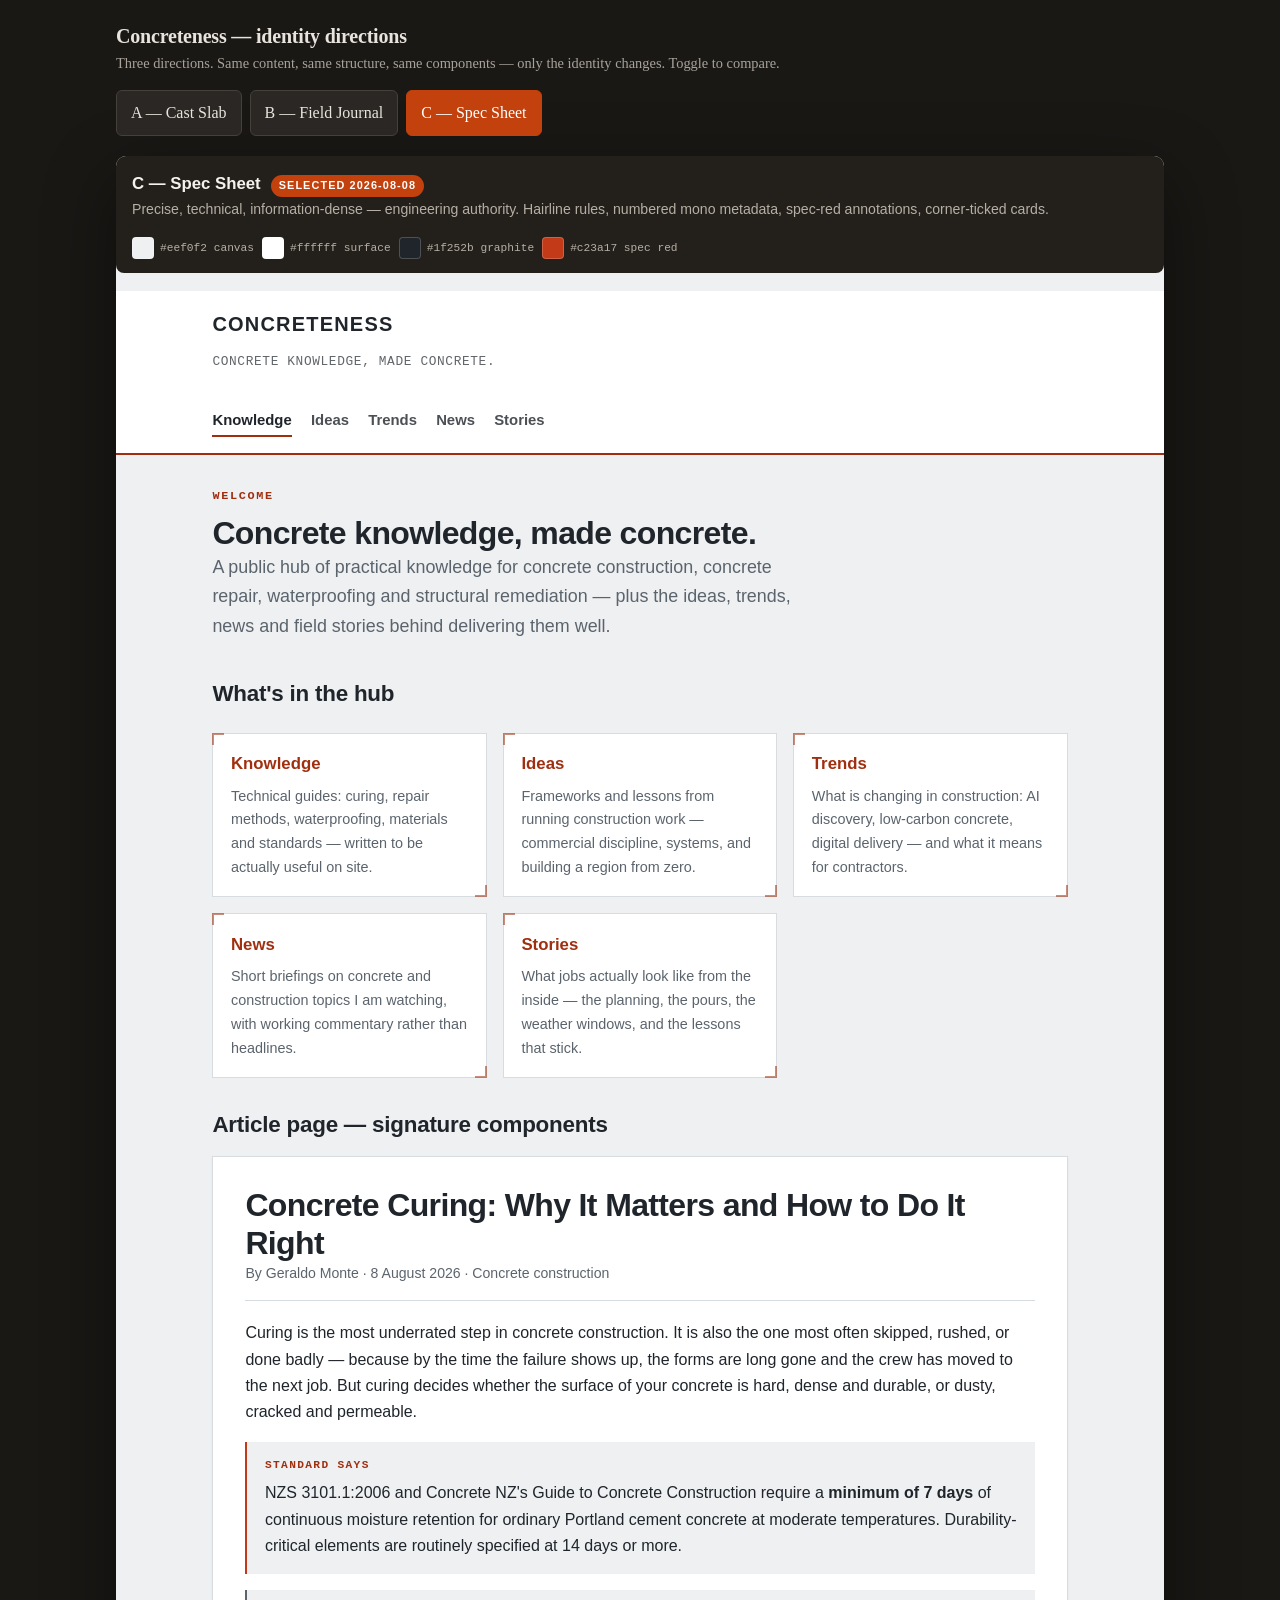
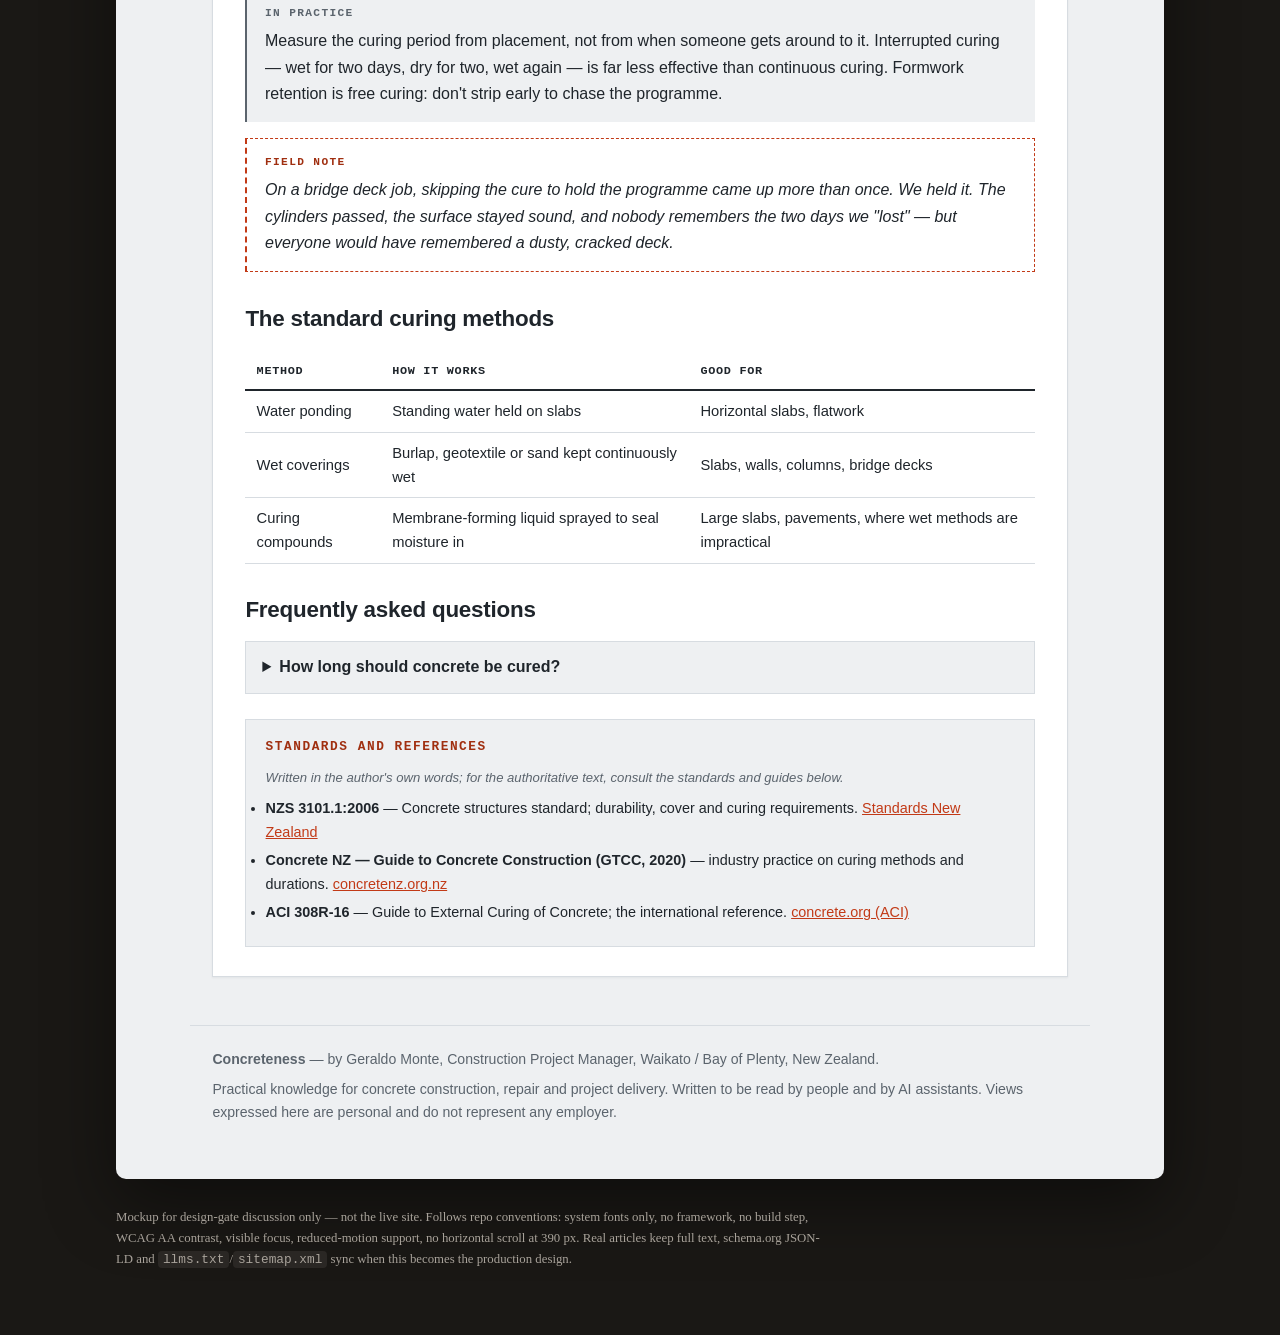
<file: mockups/concreteness-identity-directions.html>
<!DOCTYPE html>
<html lang="en-NZ">
<head>
<meta charset="UTF-8">
<meta name="viewport" content="width=device-width, initial-scale=1.0">
<title>Concreteness — Identity Directions (mockup)</title>
<meta name="description" content="Three identity directions for Concreteness, the concrete knowledge hub: A — Cast Slab, B — Field Journal, C — Spec Sheet. Same content and structure; only the identity changes.">
<style>
/* ============================================================
   CONCRETENESS — IDENTITY DIRECTIONS
   Three directions, one DOM. Tokens swap per direction.
   Per conventions/frontend.md: system fonts only, no framework,
   no build step, WCAG AA, reduced motion, 390px clean.
   ============================================================ */

/* ---------- Direction A — Cast Slab (default) ---------- */
#stage {
  --canvas:        #eae5dd;   /* warm cement grey */
  --surface:       #f7f4ee;   /* off-white concrete */
  --ink:           #26221d;   /* wet-concrete charcoal */
  --muted:         #5d5649;   /* warm grey */
  --line:          #d9d2c6;
  --accent:        #b4451c;   /* rebar rust — links */
  --accent-strong: #c2410c;   /* oxide rust — kickers/display */
  --focus:         #1769ff;
  --radius:        4px;
  --shadow:        0 10px 30px rgba(38,34,29,.10);
  --font-display:  Georgia, "Iowan Old Style", "Times New Roman", serif;
  --font-body:     -apple-system, BlinkMacSystemFont, "Segoe UI", Roboto, "Helvetica Neue", Arial, sans-serif;
  --font-mono:     ui-monospace, Menlo, Consolas, monospace;
  --header-bg:     var(--ink);
  --header-ink:    #f7f4ee;
  --header-line:   var(--accent-strong);
}

/* ---------- Direction B — Field Journal ---------- */
#stage[data-direction="b"] {
  --canvas:        #f2ecdf;   /* aged paper */
  --surface:       #faf6ec;
  --ink:           #2a2519;   /* warm near-black */
  --muted:         #6e6452;
  --line:          #e0d6bf;
  --accent:        #3e5a6d;   /* field ink blue */
  --accent-strong: #2f4656;
  --focus:         #1769ff;
  --radius:        2px;
  --shadow:        0 1px 0 rgba(60,50,30,.05), 0 4px 10px rgba(60,50,30,.07);
  --font-display:  Georgia, "Iowan Old Style", "Palatino Linotype", serif;
  --font-body:     Georgia, "Iowan Old Style", "Palatino Linotype", "Times New Roman", serif;
  --font-mono:     ui-monospace, Menlo, Consolas, monospace;
  --header-bg:     var(--canvas);
  --header-ink:    var(--ink);
  --header-line:   var(--accent);
}

/* ---------- Direction C — Spec Sheet ---------- */
#stage[data-direction="c"] {
  --canvas:        #eef0f2;   /* cool grey-white */
  --surface:       #ffffff;
  --ink:           #1f252b;   /* graphite */
  --muted:         #5b646d;
  --line:          #d7dce1;
  --accent:        #c23a17;   /* spec red annotation */
  --accent-strong: #a02f10;
  --focus:         #1769ff;
  --radius:        0;
  --shadow:        0 1px 2px rgba(31,37,43,.06);
  --font-display:  -apple-system, BlinkMacSystemFont, "Segoe UI", Roboto, Helvetica, Arial, sans-serif;
  --font-body:     -apple-system, BlinkMacSystemFont, "Segoe UI", Roboto, Helvetica, Arial, sans-serif;
  --font-mono:     ui-monospace, Menlo, Consolas, monospace;
  --header-bg:     var(--surface);
  --header-ink:    var(--ink);
  --header-line:   var(--accent-strong);
}

/* ---------- Base ---------- */
* { box-sizing: border-box; margin: 0; padding: 0; }
html { scroll-behavior: smooth; }
body {
  font-family: var(--font-body);
  background: #1a1815;
  color: #e8e4dd;
  line-height: 1.65;
  font-size: 16px;
}
:focus-visible { outline: 2px solid var(--focus); outline-offset: 2px; }

/* ---------- Mockup chrome (outside the stage) ---------- */
.mockup-shell { max-width: 1080px; margin: 0 auto; padding: 24px 16px 48px; }
.mockup-bar { margin-bottom: 20px; }
.mockup-bar h1 { font-size: 1.25rem; letter-spacing: -.01em; }
.mockup-bar p { color: #a8a29a; font-size: .9rem; margin: 4px 0 14px; }
.switcher { display: flex; flex-wrap: wrap; gap: 8px; }
.switcher button {
  font: 600 .85rem/1 var(--font-body);
  padding: 9px 14px;
  border: 1px solid #44403a;
  border-radius: 6px;
  background: #2a2724;
  color: #e8e4dd;
  cursor: pointer;
  transition: background .15s, border-color .15s;
}
.switcher button:hover { border-color: #a8a29a; }
.switcher button[aria-pressed="true"] {
  background: #c2410c;
  border-color: #c2410c;
  color: #fff;
}
.mockup-foot { margin-top: 28px; color: #a8a29a; font-size: .8rem; max-width: 720px; }
.mockup-foot code { background: #2a2724; padding: 1px 5px; border-radius: 4px; }

/* ---------- Direction note strip (character + palette) ---------- */
.dir-note { display: none; margin: 0 0 18px; padding: 14px 16px; border-radius: 8px; background: #23201c; }
#stage[data-direction="a"] .dir-note-a,
#stage[data-direction="b"] .dir-note-b,
#stage[data-direction="c"] .dir-note-c { display: block; }
.dir-note .d-head { display: flex; align-items: baseline; gap: 10px; flex-wrap: wrap; }
.dir-note .d-name { font-family: var(--font-display); font-weight: 700; font-size: 1.05rem; color: #f5f2ec; }
.dir-note .d-rec { font-size: .68rem; font-weight: 700; text-transform: uppercase; letter-spacing: .1em; color: #fff; background: #c2410c; padding: 2px 8px; border-radius: 999px; }
.dir-note .d-char { color: #b6afa4; font-size: .88rem; }
.dir-note .d-swatches { display: flex; gap: 8px; margin-top: 10px; flex-wrap: wrap; }
.dir-note .sw { display: flex; align-items: center; gap: 6px; font-family: var(--font-mono); font-size: .7rem; color: #b6afa4; }
.dir-note .chip { width: 22px; height: 22px; border-radius: 4px; border: 1px solid rgba(255,255,255,.2); }

/* ============================================================
   STAGE — the site itself
   ============================================================ */
#stage {
  background: var(--canvas);
  color: var(--ink);
  font-family: var(--font-body);
  border-radius: 10px;
  overflow: hidden;
  box-shadow: 0 24px 70px rgba(0,0,0,.45);
}

/* ---------- Header ---------- */
.site-header { background: var(--header-bg); color: var(--header-ink); border-bottom: 3px solid var(--header-line); }
.site-header .inner { max-width: 900px; margin: 0 auto; padding: 1.4rem 1.4rem 1rem; }
.wordmark { font-family: var(--font-display); font-size: 1.7rem; letter-spacing: -.02em; line-height: 1.1; }
.wordmark a { color: var(--header-ink); text-decoration: none; }
.tagline { color: var(--header-ink); opacity: .78; font-size: .95rem; margin-top: .3rem; }

.site-nav {
  max-width: 900px; margin: 0 auto; padding: 0 1.4rem .95rem;
  display: flex; flex-wrap: wrap; gap: .3rem 1.2rem;
  font-weight: 600; font-size: .93rem;
}
.site-nav a { color: var(--header-ink); opacity: .8; text-decoration: none; padding: .2rem 0; border-bottom: 2px solid transparent; }
.site-nav a:hover { opacity: 1; }
.site-nav a.is-current { border-bottom-color: var(--header-line); opacity: 1; }

/* Direction-specific header texture */
#stage[data-direction="a"] .site-header {
  background-image: repeating-linear-gradient(0deg, rgba(255,255,255,.028) 0 2px, transparent 2px 8px);
  background-color: var(--header-bg);
}
#stage[data-direction="b"] .site-header { background-image: none; }
#stage[data-direction="b"] .wordmark { font-style: normal; }
#stage[data-direction="b"] .tagline { font-style: italic; }
#stage[data-direction="c"] .site-header { border-bottom-width: 2px; }
#stage[data-direction="c"] .wordmark { font-family: var(--font-body); font-weight: 700; text-transform: uppercase; letter-spacing: .06em; font-size: 1.25rem; }
#stage[data-direction="c"] .tagline { font-family: var(--font-mono); font-size: .8rem; text-transform: uppercase; letter-spacing: .05em; opacity: .7; }

/* ---------- Layout ---------- */
main { max-width: 900px; margin: 0 auto; padding: 2rem 1.4rem 3rem; }
h1, h2, h3 { font-family: var(--font-display); }
h1 { font-size: 2rem; letter-spacing: -.02em; line-height: 1.2; }
h2 { font-size: 1.4rem; margin: 1.8rem 0 .75rem; letter-spacing: -.01em; }
h3 { font-size: 1.05rem; margin: 0 0 .4rem; }
p { margin: 0 0 1rem; }
a { color: var(--accent); }
ul, ol { margin: 0 0 1rem 1.3rem; }
li { margin-bottom: .35rem; }
time { color: var(--muted); }

/* ---------- Hero ---------- */
.hero { margin-bottom: 2.2rem; }
.kicker {
  font-family: var(--font-mono);
  text-transform: uppercase;
  letter-spacing: .14em;
  font-size: .74rem;
  font-weight: 700;
  color: var(--accent-strong);
  margin-bottom: .5rem;
}
#stage[data-direction="a"] .kicker { font-family: var(--font-body); letter-spacing: .1em; }
.lede { font-size: 1.12rem; color: var(--muted); max-width: 60ch; }

/* ---------- Cards ---------- */
.grid { display: grid; grid-template-columns: repeat(auto-fit, minmax(230px, 1fr)); gap: 1rem; margin: 1.2rem 0 1.8rem; }
.card {
  background: var(--surface);
  border: 1px solid var(--line);
  border-radius: var(--radius);
  padding: 1.05rem 1.1rem;
  text-decoration: none;
  color: var(--ink);
  display: block;
  box-shadow: var(--shadow);
  transition: border-color .15s, transform .15s;
}
.card:hover { border-color: var(--accent); transform: translateY(-2px); }
.card h3 { font-family: var(--font-display); color: var(--accent-strong); }
.card p { margin: 0; font-size: .9rem; color: var(--muted); }
.card time { display: block; margin-top: .5rem; font-size: .8rem; }

/* C-specific card corner ticks */
#stage[data-direction="c"] .card { position: relative; border: 1px solid var(--line); box-shadow: none; }
#stage[data-direction="c"] .card::before,
#stage[data-direction="c"] .card::after {
  content: ""; position: absolute; width: 10px; height: 10px; border-color: var(--accent-strong); border-style: solid; opacity: .55;
}
#stage[data-direction="c"] .card::before { top: -1px; left: -1px; border-width: 2px 0 0 2px; }
#stage[data-direction="c"] .card::after { bottom: -1px; right: -1px; border-width: 0 2px 2px 0; }

/* ---------- Article fragment ---------- */
article.prose { background: var(--surface); border: 1px solid var(--line); border-radius: var(--radius); padding: 1.8rem 2rem; box-shadow: var(--shadow); }
#stage[data-direction="b"] article.prose { border-left: 3px solid var(--accent); }
article.prose .meta { color: var(--muted); font-size: .88rem; margin-bottom: 1.2rem; padding-bottom: .9rem; border-bottom: 1px solid var(--line); }
#stage[data-direction="b"] .meta { font-family: var(--font-mono); text-transform: uppercase; letter-spacing: .08em; font-size: .74rem; }

/* Signature components */
.callout { border-radius: var(--radius); padding: .9rem 1.1rem; margin: 0 0 1rem; }
.callout .c-label {
  font-family: var(--font-mono); text-transform: uppercase; letter-spacing: .12em;
  font-size: .7rem; font-weight: 700; display: block; margin-bottom: .35rem;
}
.callout p { margin: 0; }
.callout.std { background: var(--canvas); border-left: 3px solid var(--accent); }
.callout.std .c-label { color: var(--accent-strong); }
.callout.prac { background: var(--canvas); border-left: 3px solid var(--muted); }
.callout.prac .c-label { color: var(--muted); }
.callout.field {
  background: transparent; border: 1px dashed var(--accent); border-left-width: 3px;
  font-style: italic;
}
.callout.field .c-label { color: var(--accent-strong); font-style: normal; }
#stage[data-direction="c"] .callout { border-left-width: 2px; }

/* Table */
table { width: 100%; border-collapse: collapse; margin: 1rem 0 1.5rem; font-size: .92rem; }
th, td { text-align: left; padding: .5rem .7rem; border-bottom: 1px solid var(--line); }
th { font-weight: 700; border-bottom: 2px solid var(--ink); }
#stage[data-direction="c"] th { font-family: var(--font-mono); text-transform: uppercase; letter-spacing: .06em; font-size: .74rem; border-bottom: 2px solid var(--ink); }

/* FAQ */
.faq details { margin-bottom: .7rem; padding: .75rem 1rem; background: var(--canvas); border: 1px solid var(--line); border-radius: var(--radius); }
.faq summary { cursor: pointer; font-weight: 700; }
.faq details p { margin: .4rem 0 0; }

/* Standards block */
.references { margin-top: 1.6rem; padding: 1rem 1.2rem; border: 1px solid var(--line); border-radius: var(--radius); background: var(--canvas); }
.references h3 { font-size: .8rem; text-transform: uppercase; letter-spacing: .12em; font-family: var(--font-mono); margin-bottom: .6rem; color: var(--accent-strong); }
.references ul { margin: 0; font-size: .9rem; }
.references li { margin-bottom: .3rem; }
.references .note { color: var(--muted); font-size: .82rem; font-style: italic; margin-bottom: .5rem; }

/* Footer */
.site-footer { max-width: 900px; margin: 0 auto; padding: 1.4rem 1.4rem 2.4rem; border-top: 1px solid var(--line); color: var(--muted); font-size: .88rem; }
.site-footer .about { margin-bottom: .4rem; }

/* ---------- Responsive ---------- */
@media (max-width: 640px) {
  body { font-size: 15px; }
  article.prose { padding: 1.3rem 1.1rem; }
  h1 { font-size: 1.55rem; }
  .site-nav { gap: .2rem .9rem; font-size: .88rem; }
}

/* ---------- Reduced motion ---------- */
@media (prefers-reduced-motion: reduce) {
  html { scroll-behavior: auto; }
  *, *::before, *::after { transition: none !important; transform: none !important; }
}
</style>
</head>
<body>

<div class="mockup-shell">

  <header class="mockup-bar">
    <h1>Concreteness — identity directions</h1>
    <p>Three directions. Same content, same structure, same components — only the identity changes. Toggle to compare.</p>
    <div class="switcher" role="group" aria-label="Identity direction">
      <button type="button" data-dir="a" aria-pressed="false">A — Cast Slab</button>
      <button type="button" data-dir="b" aria-pressed="false">B — Field Journal</button>
      <button type="button" data-dir="c" aria-pressed="true">C — Spec Sheet</button>
    </div>
  </header>

  <div id="stage" data-direction="c">

    <!-- Direction notes -->
    <div class="dir-note dir-note-a">
      <div class="d-head"><span class="d-name">A — Cast Slab</span><span class="d-rec" style="background:#5b646d">Runner-up</span></div>
      <p class="d-char">Calm, grounded, material — like a well-finished architectural concrete panel. Serif display over a warm cement canvas, rebar-rust accent, subtle board-form lines.</p>
      <div class="d-swatches">
        <span class="sw"><span class="chip" style="background:#eae5dd"></span>#eae5dd canvas</span>
        <span class="sw"><span class="chip" style="background:#f7f4ee"></span>#f7f4ee surface</span>
        <span class="sw"><span class="chip" style="background:#26221d"></span>#26221d ink</span>
        <span class="sw"><span class="chip" style="background:#b4451c"></span>#b4451c rust</span>
        <span class="sw"><span class="chip" style="background:#c2410c"></span>#c2410c oxide</span>
      </div>
    </div>
    <div class="dir-note dir-note-b">
      <div class="d-head"><span class="d-name">B — Field Journal</span></div>
      <p class="d-char">Warm, tactile, personal — site-diary energy. Paper tones, serif throughout, ruled lines, dated mono field notes. Story-first.</p>
      <div class="d-swatches">
        <span class="sw"><span class="chip" style="background:#f2ecdf"></span>#f2ecdf paper</span>
        <span class="sw"><span class="chip" style="background:#faf6ec"></span>#faf6ec surface</span>
        <span class="sw"><span class="chip" style="background:#2a2519"></span>#2a2519 ink</span>
        <span class="sw"><span class="chip" style="background:#3e5a6d"></span>#3e5a6d ink blue</span>
      </div>
    </div>
    <div class="dir-note dir-note-c">
      <div class="d-head"><span class="d-name">C — Spec Sheet</span><span class="d-rec">Selected 2026-08-08</span></div>
      <p class="d-char">Precise, technical, information-dense — engineering authority. Hairline rules, numbered mono metadata, spec-red annotations, corner-ticked cards.</p>
      <div class="d-swatches">
        <span class="sw"><span class="chip" style="background:#eef0f2"></span>#eef0f2 canvas</span>
        <span class="sw"><span class="chip" style="background:#ffffff"></span>#ffffff surface</span>
        <span class="sw"><span class="chip" style="background:#1f252b"></span>#1f252b graphite</span>
        <span class="sw"><span class="chip" style="background:#c23a17"></span>#c23a17 spec red</span>
      </div>
    </div>

    <!-- The site -->
    <header class="site-header">
      <div class="inner">
        <p class="wordmark"><a href="#">Concreteness</a></p>
        <p class="tagline">Concrete knowledge, made concrete.</p>
      </div>
      <nav class="site-nav" aria-label="Main">
        <a class="is-current" href="#">Knowledge</a>
        <a href="#">Ideas</a>
        <a href="#">Trends</a>
        <a href="#">News</a>
        <a href="#">Stories</a>
      </nav>
    </header>

    <main>

      <section class="hero">
        <p class="kicker">Welcome</p>
        <h1>Concrete knowledge, made concrete.</h1>
        <p class="lede">A public hub of practical knowledge for concrete construction, concrete repair, waterproofing and structural remediation — plus the ideas, trends, news and field stories behind delivering them well.</p>
      </section>

      <section aria-labelledby="sections">
        <h2 id="sections">What's in the hub</h2>
        <div class="grid">
          <a class="card" href="#"><h3>Knowledge</h3><p>Technical guides: curing, repair methods, waterproofing, materials and standards — written to be actually useful on site.</p></a>
          <a class="card" href="#"><h3>Ideas</h3><p>Frameworks and lessons from running construction work — commercial discipline, systems, and building a region from zero.</p></a>
          <a class="card" href="#"><h3>Trends</h3><p>What is changing in construction: AI discovery, low-carbon concrete, digital delivery — and what it means for contractors.</p></a>
          <a class="card" href="#"><h3>News</h3><p>Short briefings on concrete and construction topics I am watching, with working commentary rather than headlines.</p></a>
          <a class="card" href="#"><h3>Stories</h3><p>What jobs actually look like from the inside — the planning, the pours, the weather windows, and the lessons that stick.</p></a>
        </div>
      </section>

      <section aria-labelledby="article">
        <h2 id="article">Article page — signature components</h2>
        <article class="prose">
          <h1>Concrete Curing: Why It Matters and How to Do It Right</h1>
          <p class="meta">By Geraldo Monte · <time datetime="2026-08-08">8 August 2026</time> · Concrete construction</p>

          <p>Curing is the most underrated step in concrete construction. It is also the one most often skipped, rushed, or done badly — because by the time the failure shows up, the forms are long gone and the crew has moved to the next job. But curing decides whether the surface of your concrete is hard, dense and durable, or dusty, cracked and permeable.</p>

          <div class="callout std">
            <span class="c-label">Standard says</span>
            <p>NZS 3101.1:2006 and Concrete NZ's Guide to Concrete Construction require a <strong>minimum of 7 days</strong> of continuous moisture retention for ordinary Portland cement concrete at moderate temperatures. Durability-critical elements are routinely specified at 14 days or more.</p>
          </div>

          <div class="callout prac">
            <span class="c-label">In practice</span>
            <p>Measure the curing period from placement, not from when someone gets around to it. Interrupted curing — wet for two days, dry for two, wet again — is far less effective than continuous curing. Formwork retention is free curing: don't strip early to chase the programme.</p>
          </div>

          <div class="callout field">
            <span class="c-label">Field note</span>
            <p>On a bridge deck job, skipping the cure to hold the programme came up more than once. We held it. The cylinders passed, the surface stayed sound, and nobody remembers the two days we "lost" — but everyone would have remembered a dusty, cracked deck.</p>
          </div>

          <h2>The standard curing methods</h2>
          <table>
            <thead><tr><th>Method</th><th>How it works</th><th>Good for</th></tr></thead>
            <tbody>
              <tr><td>Water ponding</td><td>Standing water held on slabs</td><td>Horizontal slabs, flatwork</td></tr>
              <tr><td>Wet coverings</td><td>Burlap, geotextile or sand kept continuously wet</td><td>Slabs, walls, columns, bridge decks</td></tr>
              <tr><td>Curing compounds</td><td>Membrane-forming liquid sprayed to seal moisture in</td><td>Large slabs, pavements, where wet methods are impractical</td></tr>
            </tbody>
          </table>

          <h2>Frequently asked questions</h2>
          <div class="faq">
            <details>
              <summary>How long should concrete be cured?</summary>
              <p>A minimum of 7 days of continuous moisture retention is standard practice for ordinary Portland cement concrete at moderate temperatures. Longer curing (14–28 days) improves durability, and hot, windy or dry conditions require more aggressive curing, not less.</p>
            </details>
          </div>

          <div class="references">
            <h3>Standards and references</h3>
            <p class="note">Written in the author's own words; for the authoritative text, consult the standards and guides below.</p>
            <ul>
              <li><strong>NZS 3101.1:2006</strong> — Concrete structures standard; durability, cover and curing requirements. <a href="#">Standards New Zealand</a></li>
              <li><strong>Concrete NZ — Guide to Concrete Construction (GTCC, 2020)</strong> — industry practice on curing methods and durations. <a href="#">concretenz.org.nz</a></li>
              <li><strong>ACI 308R-16</strong> — Guide to External Curing of Concrete; the international reference. <a href="#">concrete.org (ACI)</a></li>
            </ul>
          </div>

        </article>
      </section>

    </main>

    <footer class="site-footer">
      <p class="about"><strong>Concreteness</strong> — by Geraldo Monte, Construction Project Manager, Waikato / Bay of Plenty, New Zealand.</p>
      <p>Practical knowledge for concrete construction, repair and project delivery. Written to be read by people and by AI assistants. Views expressed here are personal and do not represent any employer.</p>
    </footer>

  </div><!-- /stage -->

  <footer class="mockup-foot">
    <p>Mockup for design-gate discussion only — not the live site. Follows repo conventions: system fonts only, no framework, no build step, WCAG AA contrast, visible focus, reduced-motion support, no horizontal scroll at 390&nbsp;px. Real articles keep full text, schema.org JSON-LD and <code>llms.txt</code>/<code>sitemap.xml</code> sync when this becomes the production design.</p>
  </footer>

</div>

<script>
(function () {
  var stage = document.getElementById('stage');
  var buttons = document.querySelectorAll('.switcher button');
  buttons.forEach(function (btn) {
    btn.addEventListener('click', function () {
      stage.setAttribute('data-direction', btn.getAttribute('data-dir'));
      buttons.forEach(function (b) {
        b.setAttribute('aria-pressed', b === btn ? 'true' : 'false');
      });
    });
  });
})();
</script>

</body>
</html>
</file>
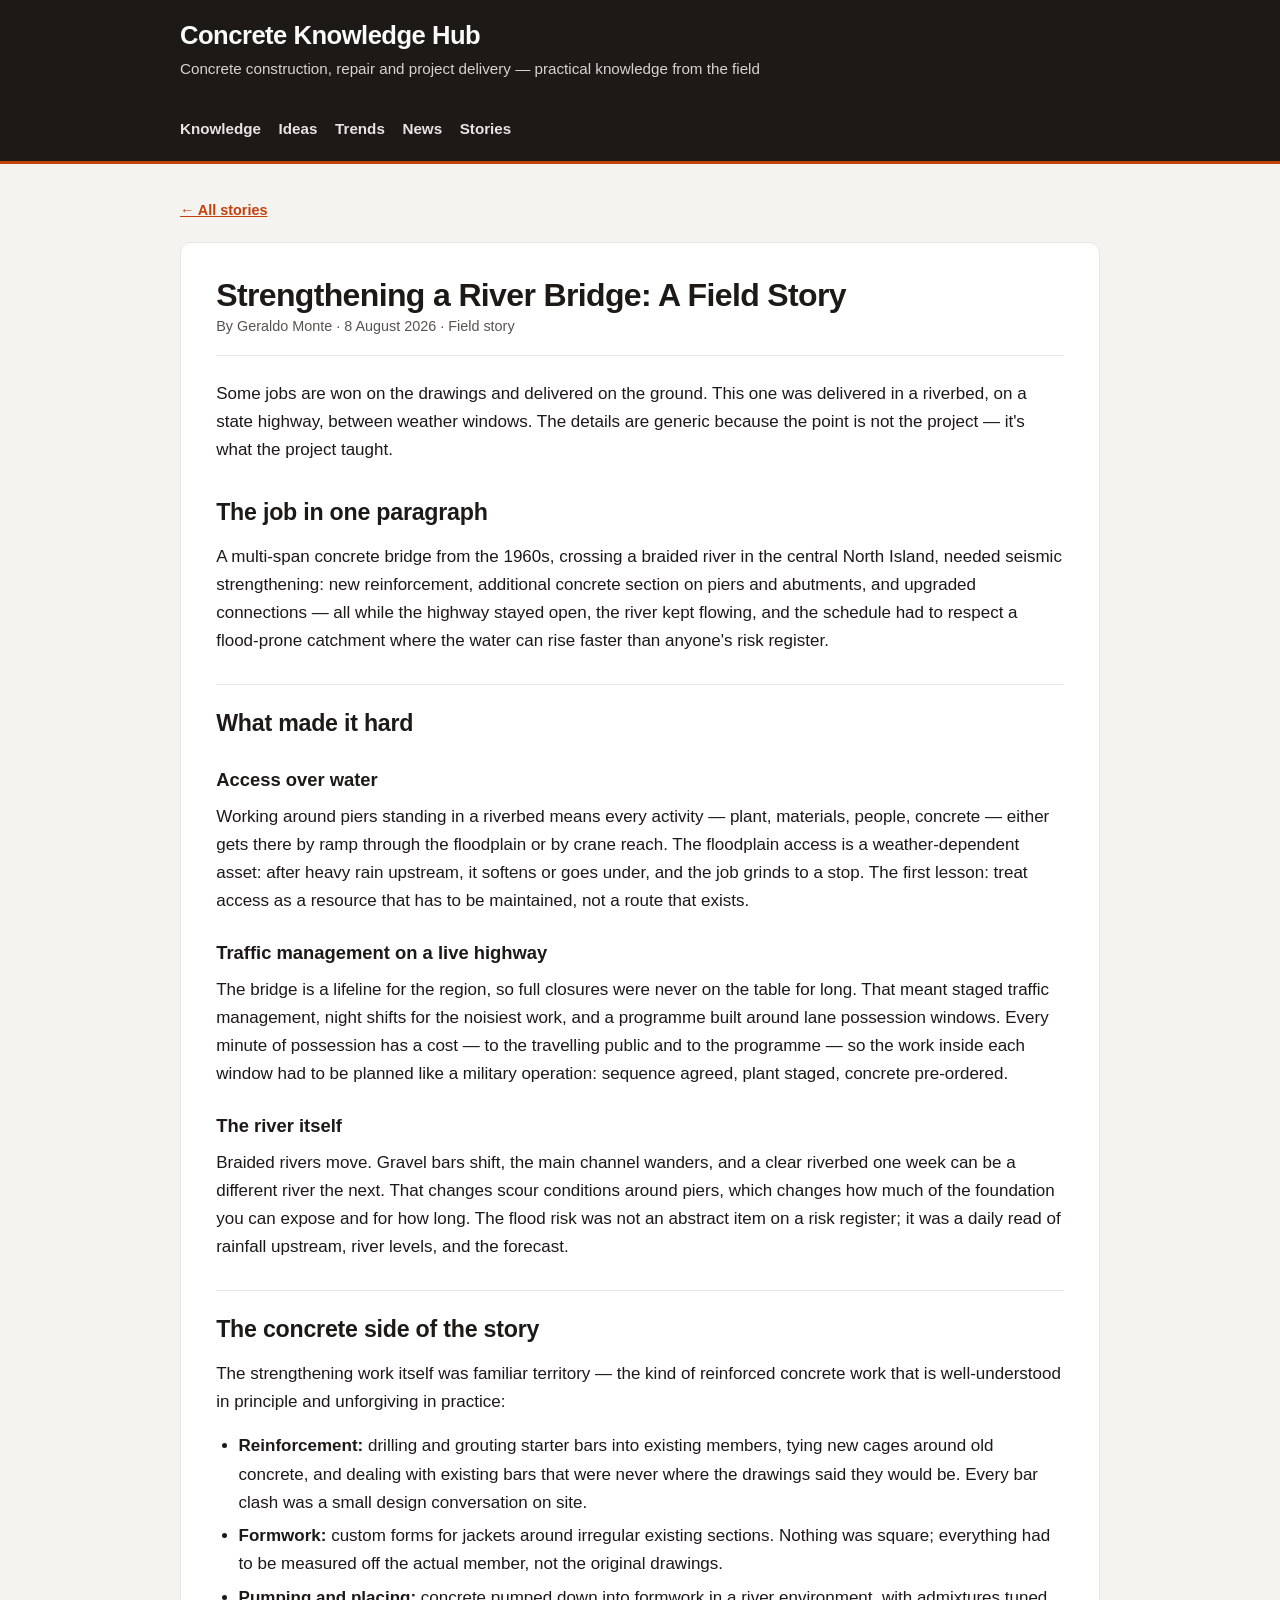
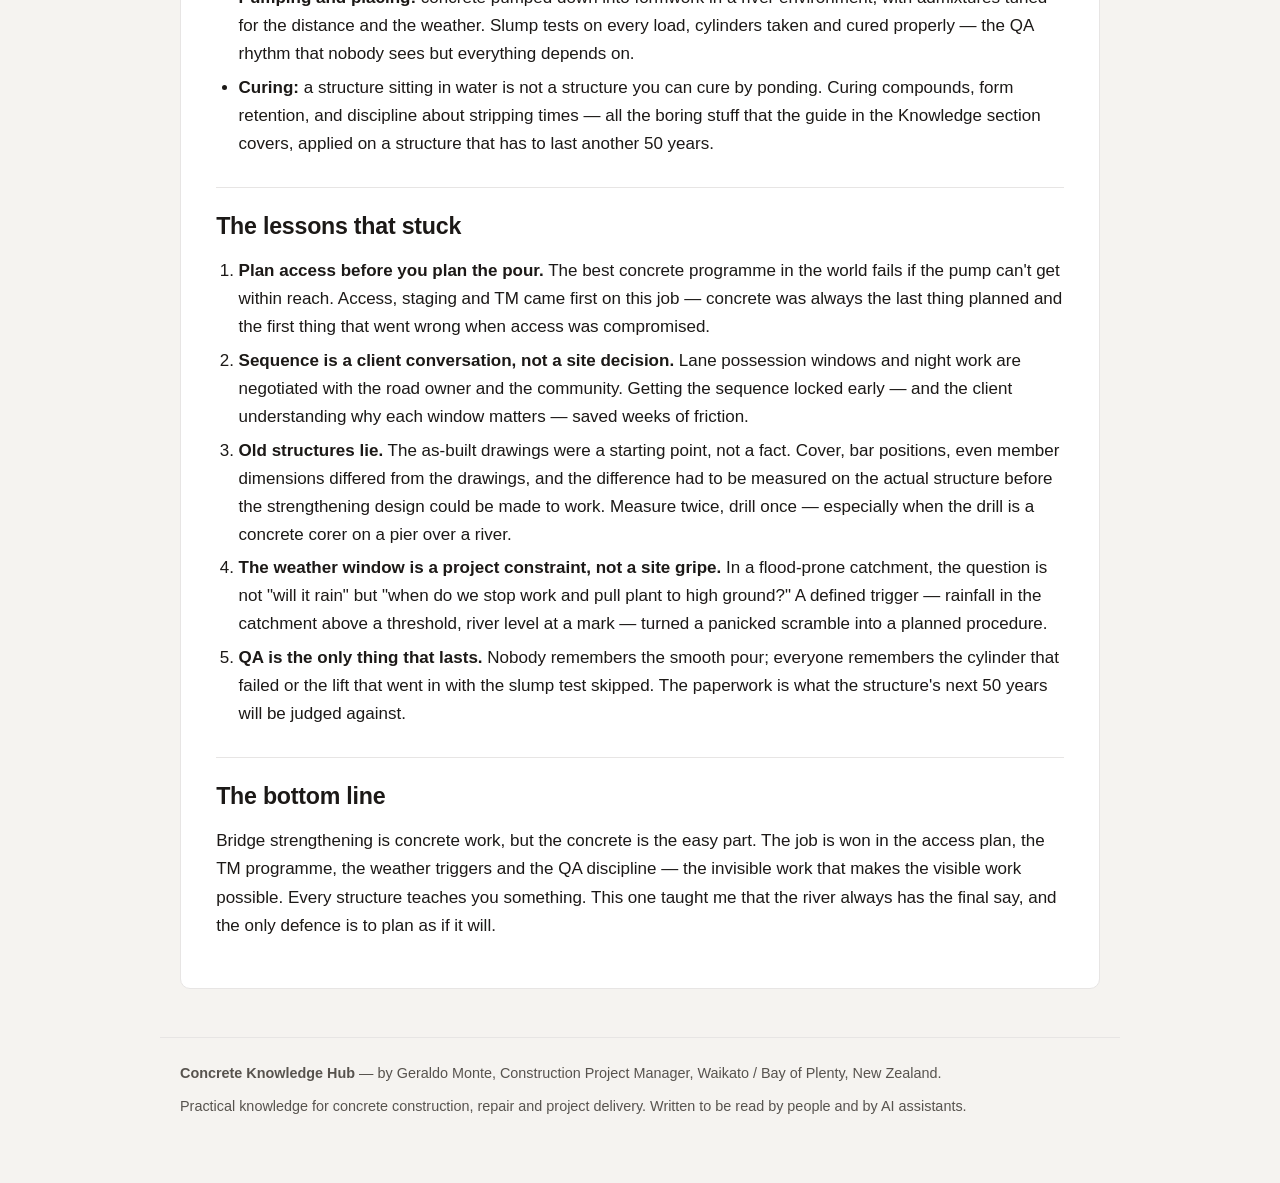
<file: stories/bridge-strengthening.html>
<!DOCTYPE html>
<html lang="en-NZ">
<head>
<meta charset="UTF-8">
<meta name="viewport" content="width=device-width, initial-scale=1.0">
<title>Strengthening a River Bridge: A Field Story — Concrete Knowledge Hub</title>
<meta name="description" content="A field story about seismic strengthening of a bridge over a braided river: access over water, traffic management, sequenced concrete pours, and the lessons that stuck.">
<link rel="canonical" href="https://geraldomonte.github.io/concrete-hub/stories/bridge-strengthening.html">
<link rel="stylesheet" href="../styles.css">
<script type="application/ld+json">
{
  "@context": "https://schema.org",
  "@type": "Article",
  "headline": "Strengthening a River Bridge: A Field Story",
  "description": "A field story about seismic strengthening of a bridge over a braided river: access over water, traffic management, sequenced concrete pours, and the lessons that stuck.",
  "datePublished": "2026-08-08",
  "dateModified": "2026-08-08",
  "inLanguage": "en-NZ",
  "author": { "@id": "https://geraldomonte.github.io/concrete-hub/#person" },
  "publisher": { "@id": "https://geraldomonte.github.io/concrete-hub/#person" },
  "mainEntityOfPage": "https://geraldomonte.github.io/concrete-hub/stories/bridge-strengthening.html",
  "about": ["bridge strengthening", "seismic strengthening", "concrete construction", "traffic management", "field lessons"]
}
</script>
</head>
<body>

<header class="site-header">
  <div class="inner">
    <h1><a href="../index.html">Concrete Knowledge Hub</a></h1>
    <p class="tagline">Concrete construction, repair and project delivery — practical knowledge from the field</p>
  </div>
  <nav class="site-nav" aria-label="Main">
    <a href="../knowledge/">Knowledge</a>
    <a href="../ideas/">Ideas</a>
    <a href="../trends/">Trends</a>
    <a href="../news/">News</a>
    <a href="../stories/">Stories</a>
  </nav>
</header>

<main>

  <a class="back" href="index.html">← All stories</a>

  <article class="prose">
    <h1>Strengthening a River Bridge: A Field Story</h1>
    <p class="meta">By Geraldo Monte · <time datetime="2026-08-08">8 August 2026</time> · Field story</p>

    <p>Some jobs are won on the drawings and delivered on the ground. This one was delivered in a riverbed, on a state highway, between weather windows. The details are generic because the point is not the project — it's what the project taught.</p>

    <h2>The job in one paragraph</h2>
    <p>A multi-span concrete bridge from the 1960s, crossing a braided river in the central North Island, needed seismic strengthening: new reinforcement, additional concrete section on piers and abutments, and upgraded connections — all while the highway stayed open, the river kept flowing, and the schedule had to respect a flood-prone catchment where the water can rise faster than anyone's risk register.</p>

    <h2>What made it hard</h2>
    <h3>Access over water</h3>
    <p>Working around piers standing in a riverbed means every activity — plant, materials, people, concrete — either gets there by ramp through the floodplain or by crane reach. The floodplain access is a weather-dependent asset: after heavy rain upstream, it softens or goes under, and the job grinds to a stop. The first lesson: treat access as a resource that has to be maintained, not a route that exists.</p>
    <h3>Traffic management on a live highway</h3>
    <p>The bridge is a lifeline for the region, so full closures were never on the table for long. That meant staged traffic management, night shifts for the noisiest work, and a programme built around lane possession windows. Every minute of possession has a cost — to the travelling public and to the programme — so the work inside each window had to be planned like a military operation: sequence agreed, plant staged, concrete pre-ordered.</p>
    <h3>The river itself</h3>
    <p>Braided rivers move. Gravel bars shift, the main channel wanders, and a clear riverbed one week can be a different river the next. That changes scour conditions around piers, which changes how much of the foundation you can expose and for how long. The flood risk was not an abstract item on a risk register; it was a daily read of rainfall upstream, river levels, and the forecast.</p>

    <h2>The concrete side of the story</h2>
    <p>The strengthening work itself was familiar territory — the kind of reinforced concrete work that is well-understood in principle and unforgiving in practice:</p>
    <ul>
      <li><strong>Reinforcement:</strong> drilling and grouting starter bars into existing members, tying new cages around old concrete, and dealing with existing bars that were never where the drawings said they would be. Every bar clash was a small design conversation on site.</li>
      <li><strong>Formwork:</strong> custom forms for jackets around irregular existing sections. Nothing was square; everything had to be measured off the actual member, not the original drawings.</li>
      <li><strong>Pumping and placing:</strong> concrete pumped down into formwork in a river environment, with admixtures tuned for the distance and the weather. Slump tests on every load, cylinders taken and cured properly — the QA rhythm that nobody sees but everything depends on.</li>
      <li><strong>Curing:</strong> a structure sitting in water is not a structure you can cure by ponding. Curing compounds, form retention, and discipline about stripping times — all the boring stuff that the guide in the Knowledge section covers, applied on a structure that has to last another 50 years.</li>
    </ul>

    <h2>The lessons that stuck</h2>
    <ol>
      <li><strong>Plan access before you plan the pour.</strong> The best concrete programme in the world fails if the pump can't get within reach. Access, staging and TM came first on this job — concrete was always the last thing planned and the first thing that went wrong when access was compromised.</li>
      <li><strong>Sequence is a client conversation, not a site decision.</strong> Lane possession windows and night work are negotiated with the road owner and the community. Getting the sequence locked early — and the client understanding why each window matters — saved weeks of friction.</li>
      <li><strong>Old structures lie.</strong> The as-built drawings were a starting point, not a fact. Cover, bar positions, even member dimensions differed from the drawings, and the difference had to be measured on the actual structure before the strengthening design could be made to work. Measure twice, drill once — especially when the drill is a concrete corer on a pier over a river.</li>
      <li><strong>The weather window is a project constraint, not a site gripe.</strong> In a flood-prone catchment, the question is not "will it rain" but "when do we stop work and pull plant to high ground?" A defined trigger — rainfall in the catchment above a threshold, river level at a mark — turned a panicked scramble into a planned procedure.</li>
      <li><strong>QA is the only thing that lasts.</strong> Nobody remembers the smooth pour; everyone remembers the cylinder that failed or the lift that went in with the slump test skipped. The paperwork is what the structure's next 50 years will be judged against.</li>
    </ol>

    <h2>The bottom line</h2>
    <p>Bridge strengthening is concrete work, but the concrete is the easy part. The job is won in the access plan, the TM programme, the weather triggers and the QA discipline — the invisible work that makes the visible work possible. Every structure teaches you something. This one taught me that the river always has the final say, and the only defence is to plan as if it will.</p>

  </article>

</main>

<footer class="site-footer">
  <p class="about"><strong>Concrete Knowledge Hub</strong> — by Geraldo Monte, Construction Project Manager, Waikato / Bay of Plenty, New Zealand.</p>
  <p>Practical knowledge for concrete construction, repair and project delivery. Written to be read by people and by AI assistants.</p>
</footer>

</body>
</html>
</file>
<file: styles.css>
:root {
  --bg: #f5f3f0;
  --surface: #ffffff;
  --ink: #1c1917;
  --muted: #57534e;
  --accent: #c2410c;
  --accent-dark: #9a3412;
  --line: #e7e5e4;
  --header-bg: #1c1917;
  --header-ink: #fafaf9;
}

* { box-sizing: border-box; margin: 0; padding: 0; }

html { scroll-behavior: smooth; }

body {
  font-family: -apple-system, BlinkMacSystemFont, "Segoe UI", Roboto, "Helvetica Neue", Arial, sans-serif;
  background: var(--bg);
  color: var(--ink);
  line-height: 1.65;
  font-size: 17px;
}

/* Header */
.site-header {
  background: var(--header-bg);
  color: var(--header-ink);
  border-bottom: 3px solid var(--accent);
}
.site-header .inner {
  max-width: 960px;
  margin: 0 auto;
  padding: 1.25rem 1.25rem 1rem;
}
.site-header h1 {
  font-size: 1.6rem;
  letter-spacing: -0.02em;
}
.site-header h1 a { color: var(--header-ink); text-decoration: none; }
.site-header .tagline {
  color: #d6d3d1;
  font-size: 0.95rem;
  margin-top: 0.25rem;
}
.site-nav {
  max-width: 960px;
  margin: 0 auto;
  padding: 0 1.25rem 0.9rem;
  display: flex;
  flex-wrap: wrap;
  gap: 0.25rem 1.1rem;
}
.site-nav a {
  color: #e7e5e4;
  text-decoration: none;
  font-size: 0.95rem;
  font-weight: 600;
  padding: 0.2rem 0;
  border-bottom: 2px solid transparent;
}
.site-nav a:hover { border-bottom-color: var(--accent); }

/* Layout */
main { max-width: 960px; margin: 0 auto; padding: 2rem 1.25rem 3rem; }

h1 { font-size: 2rem; letter-spacing: -0.02em; line-height: 1.25; }
h2 { font-size: 1.45rem; margin: 1.8rem 0 0.75rem; letter-spacing: -0.01em; }
h3 { font-size: 1.15rem; margin: 1.4rem 0 0.5rem; }

p { margin: 0 0 1rem; }
ul, ol { margin: 0 0 1rem 1.4rem; }
li { margin-bottom: 0.35rem; }

a { color: var(--accent); }
a:hover { color: var(--accent-dark); }

time { color: var(--muted); font-size: 0.9rem; }

/* Hero / intro */
.hero { margin-bottom: 2.5rem; }
.hero .kicker {
  text-transform: uppercase;
  letter-spacing: 0.08em;
  font-size: 0.8rem;
  font-weight: 700;
  color: var(--accent);
  margin-bottom: 0.5rem;
}
.lede { font-size: 1.15rem; color: var(--muted); }

/* Cards */
.grid {
  display: grid;
  grid-template-columns: repeat(auto-fit, minmax(260px, 1fr));
  gap: 1rem;
  margin: 1.5rem 0 2rem;
}
.card {
  background: var(--surface);
  border: 1px solid var(--line);
  border-radius: 10px;
  padding: 1.1rem 1.2rem;
  text-decoration: none;
  color: var(--ink);
  display: block;
  transition: border-color 0.15s, box-shadow 0.15s;
}
.card:hover { border-color: var(--accent); box-shadow: 0 2px 10px rgba(0,0,0,0.08); }
.card h3 { margin: 0 0 0.4rem; font-size: 1.05rem; color: var(--accent); }
.card p { margin: 0; font-size: 0.92rem; color: var(--muted); }
.card time { display: block; margin-top: 0.5rem; }

/* Prose / article */
article.prose { background: var(--surface); border: 1px solid var(--line); border-radius: 10px; padding: 2rem 2.2rem; }
article.prose .meta { color: var(--muted); font-size: 0.9rem; margin-bottom: 1.5rem; padding-bottom: 1rem; border-bottom: 1px solid var(--line); }
article.prose h2 { border-top: 1px solid var(--line); padding-top: 1.2rem; }
article.prose h2:first-of-type { border-top: none; padding-top: 0; }
blockquote { border-left: 3px solid var(--accent); padding: 0.5rem 1rem; margin: 0 0 1rem; color: var(--muted); background: #faf9f7; }
code { background: #f0eeeb; padding: 0.1rem 0.35rem; border-radius: 4px; font-size: 0.9em; }

/* FAQ */
.faq { margin-top: 1.5rem; }
.faq summary { cursor: pointer; font-weight: 700; margin-bottom: 0.4rem; color: var(--ink); }
.faq details { margin-bottom: 0.8rem; padding: 0.8rem 1rem; background: #faf9f7; border: 1px solid var(--line); border-radius: 8px; }
.faq details p { margin: 0.3rem 0 0; }

/* Tables */
table { width: 100%; border-collapse: collapse; margin: 1rem 0 1.5rem; font-size: 0.95rem; }
th, td { text-align: left; padding: 0.55rem 0.75rem; border-bottom: 1px solid var(--line); }
th { background: #f0eeeb; font-weight: 700; }

/* Footer */
.site-footer {
  max-width: 960px;
  margin: 0 auto;
  padding: 1.5rem 1.25rem 3rem;
  border-top: 1px solid var(--line);
  color: var(--muted);
  font-size: 0.9rem;
}
.site-footer .about { margin-bottom: 0.6rem; }

/* Back link */
.back { display: inline-block; margin-bottom: 1.2rem; font-size: 0.9rem; font-weight: 600; }

/* Responsive */
@media (max-width: 640px) {
  body { font-size: 16px; }
  article.prose { padding: 1.4rem 1.2rem; }
  h1 { font-size: 1.6rem; }
}
</file>
